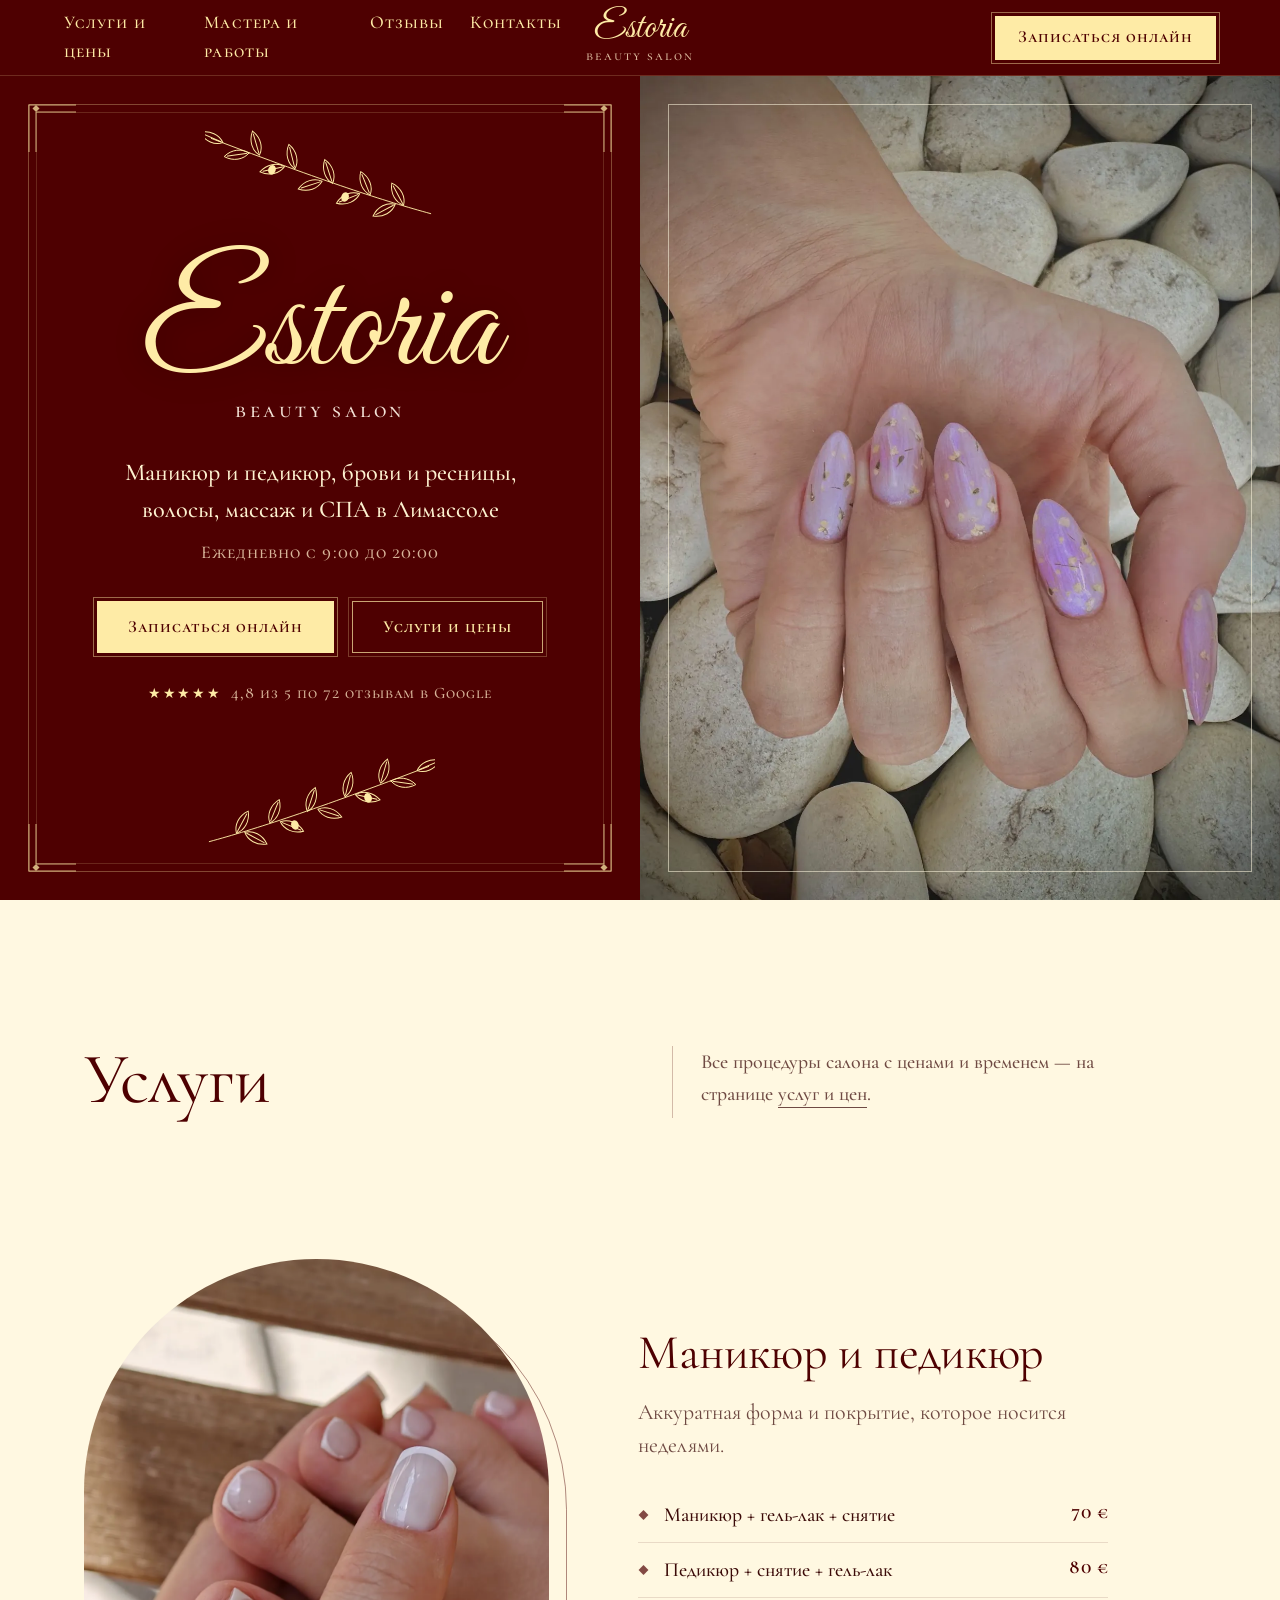
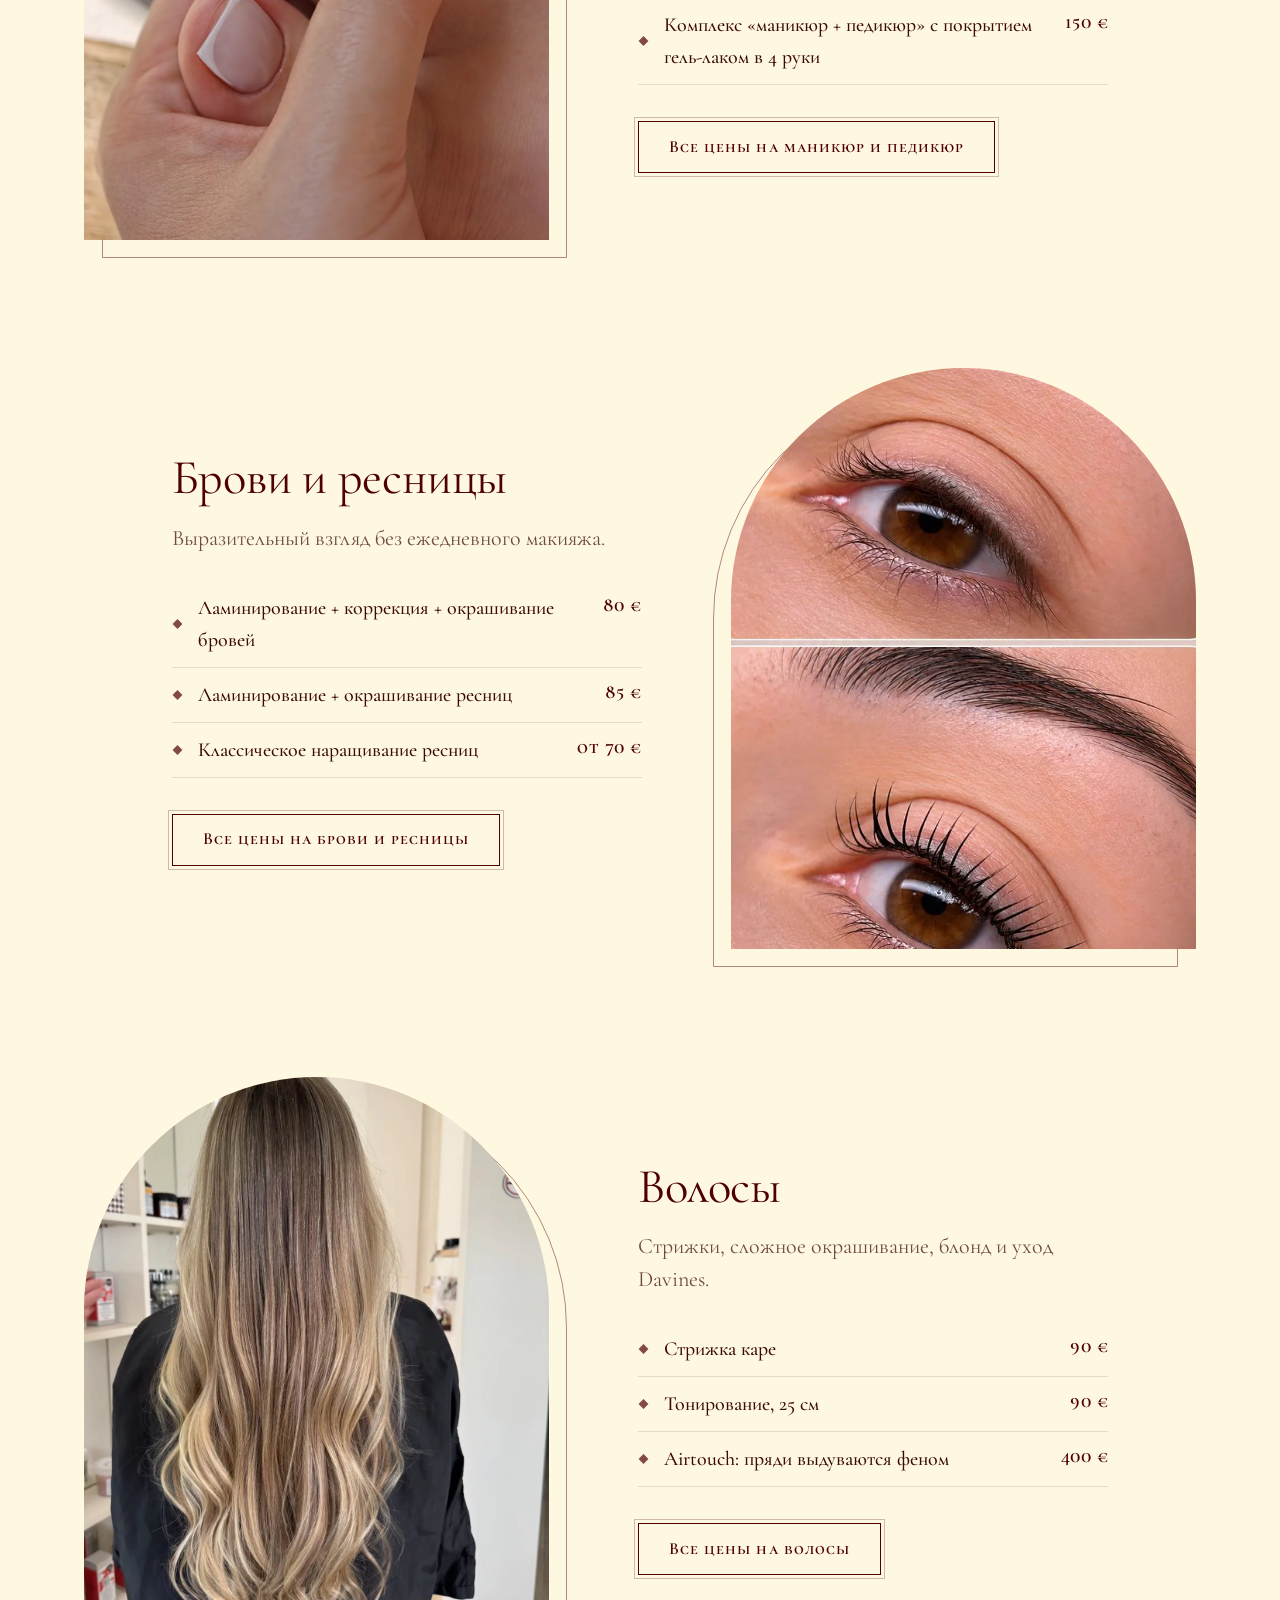
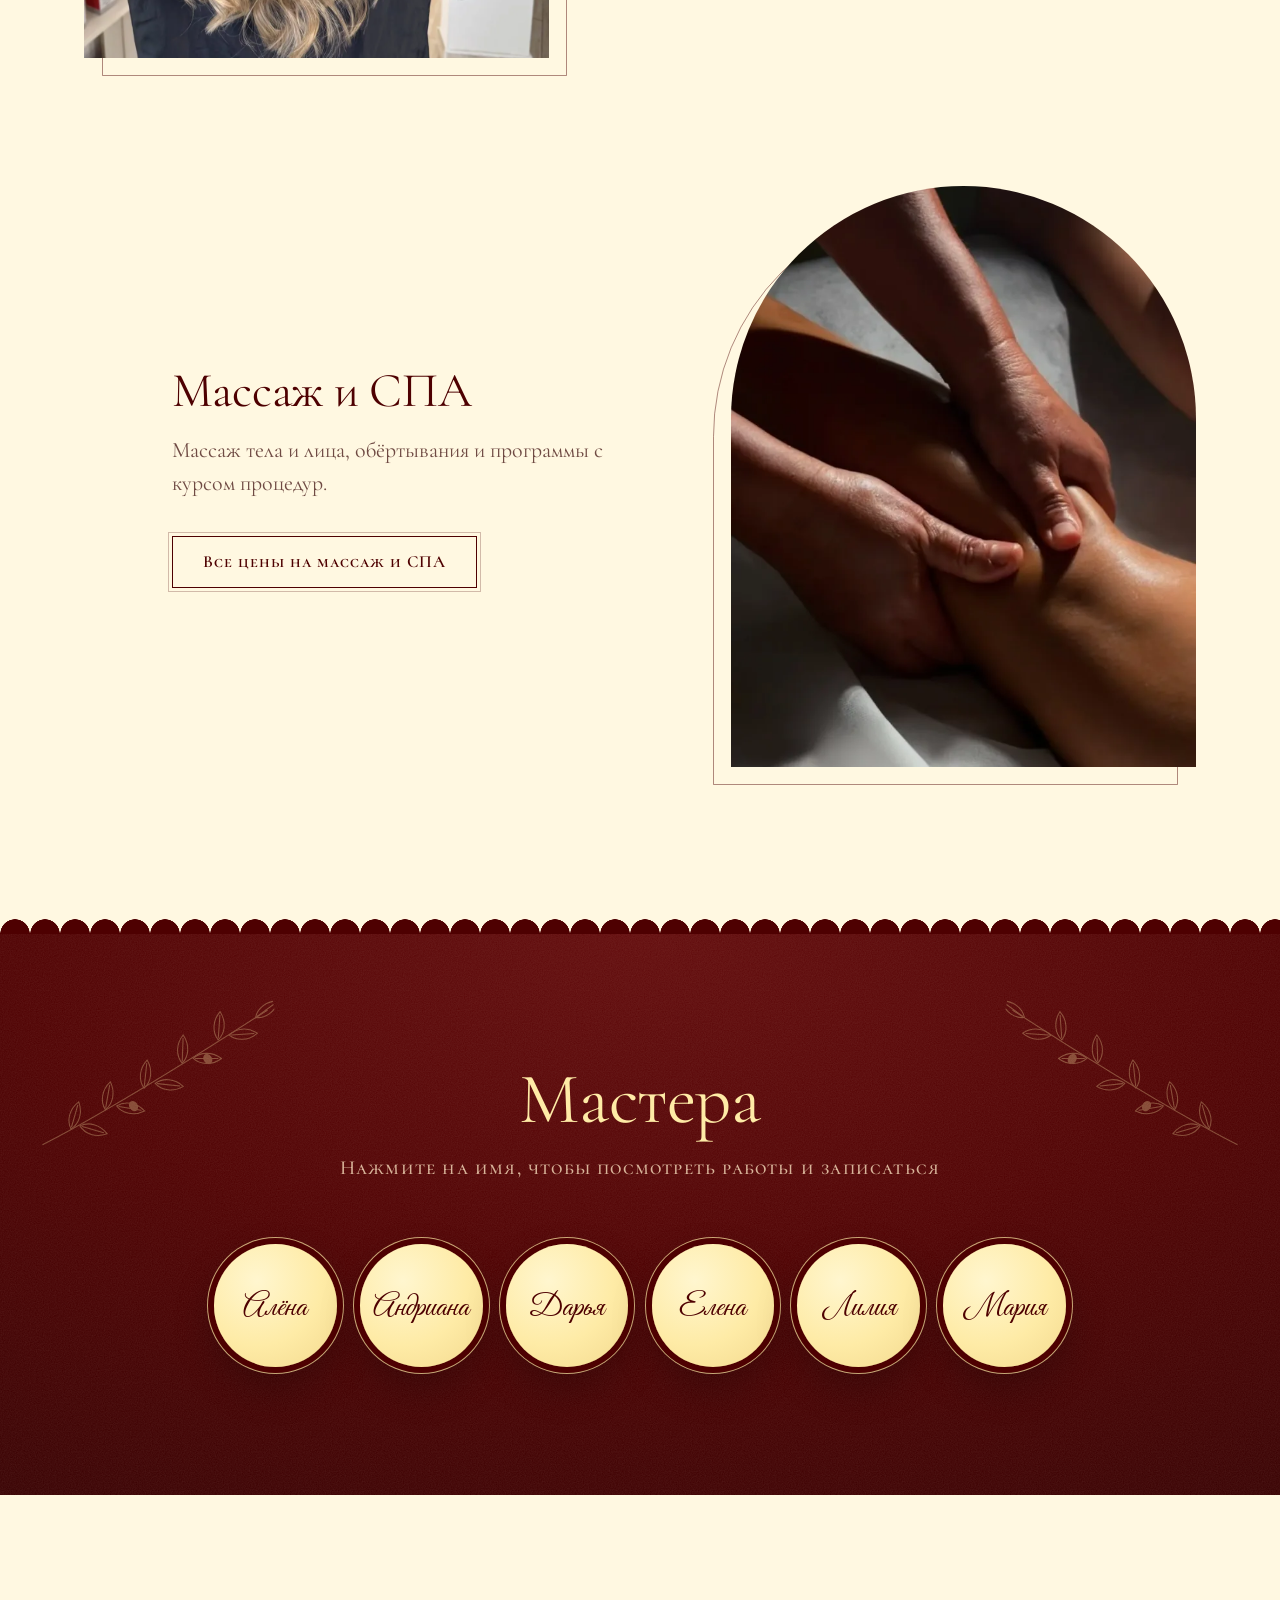
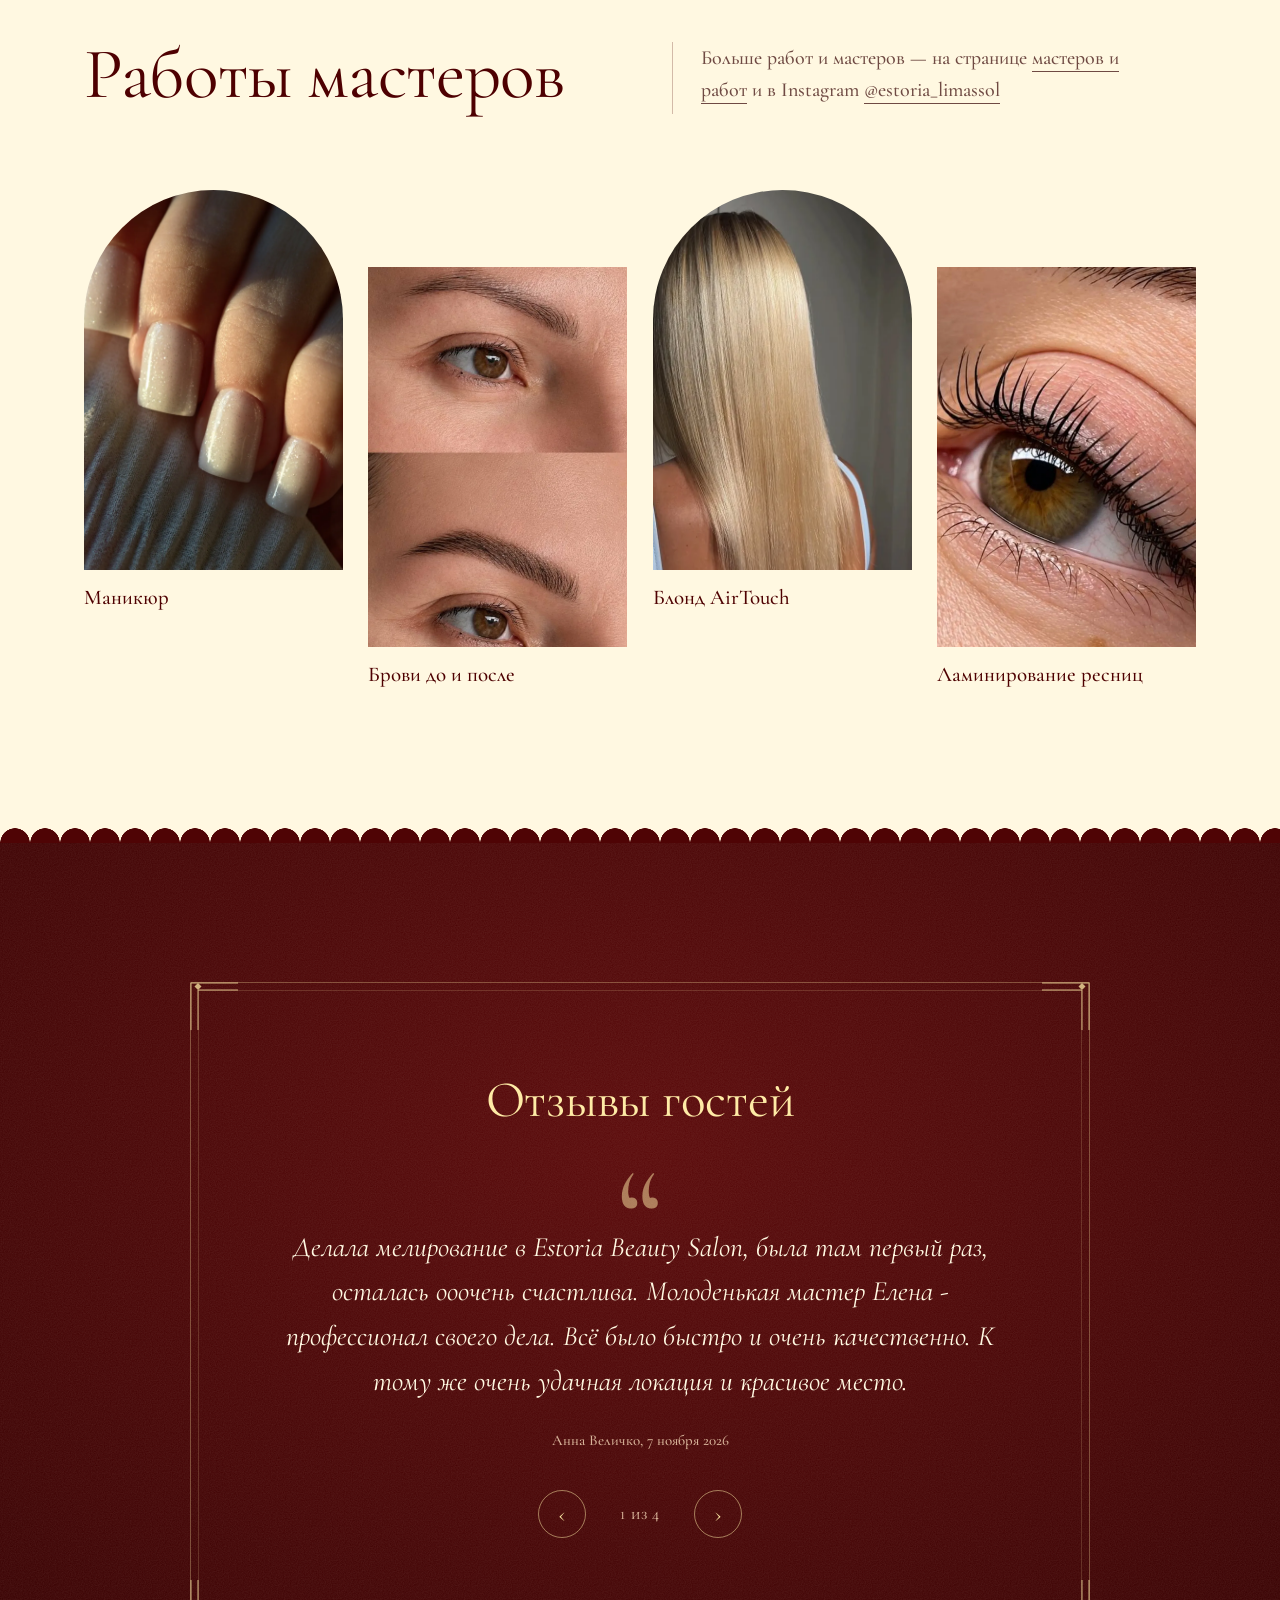
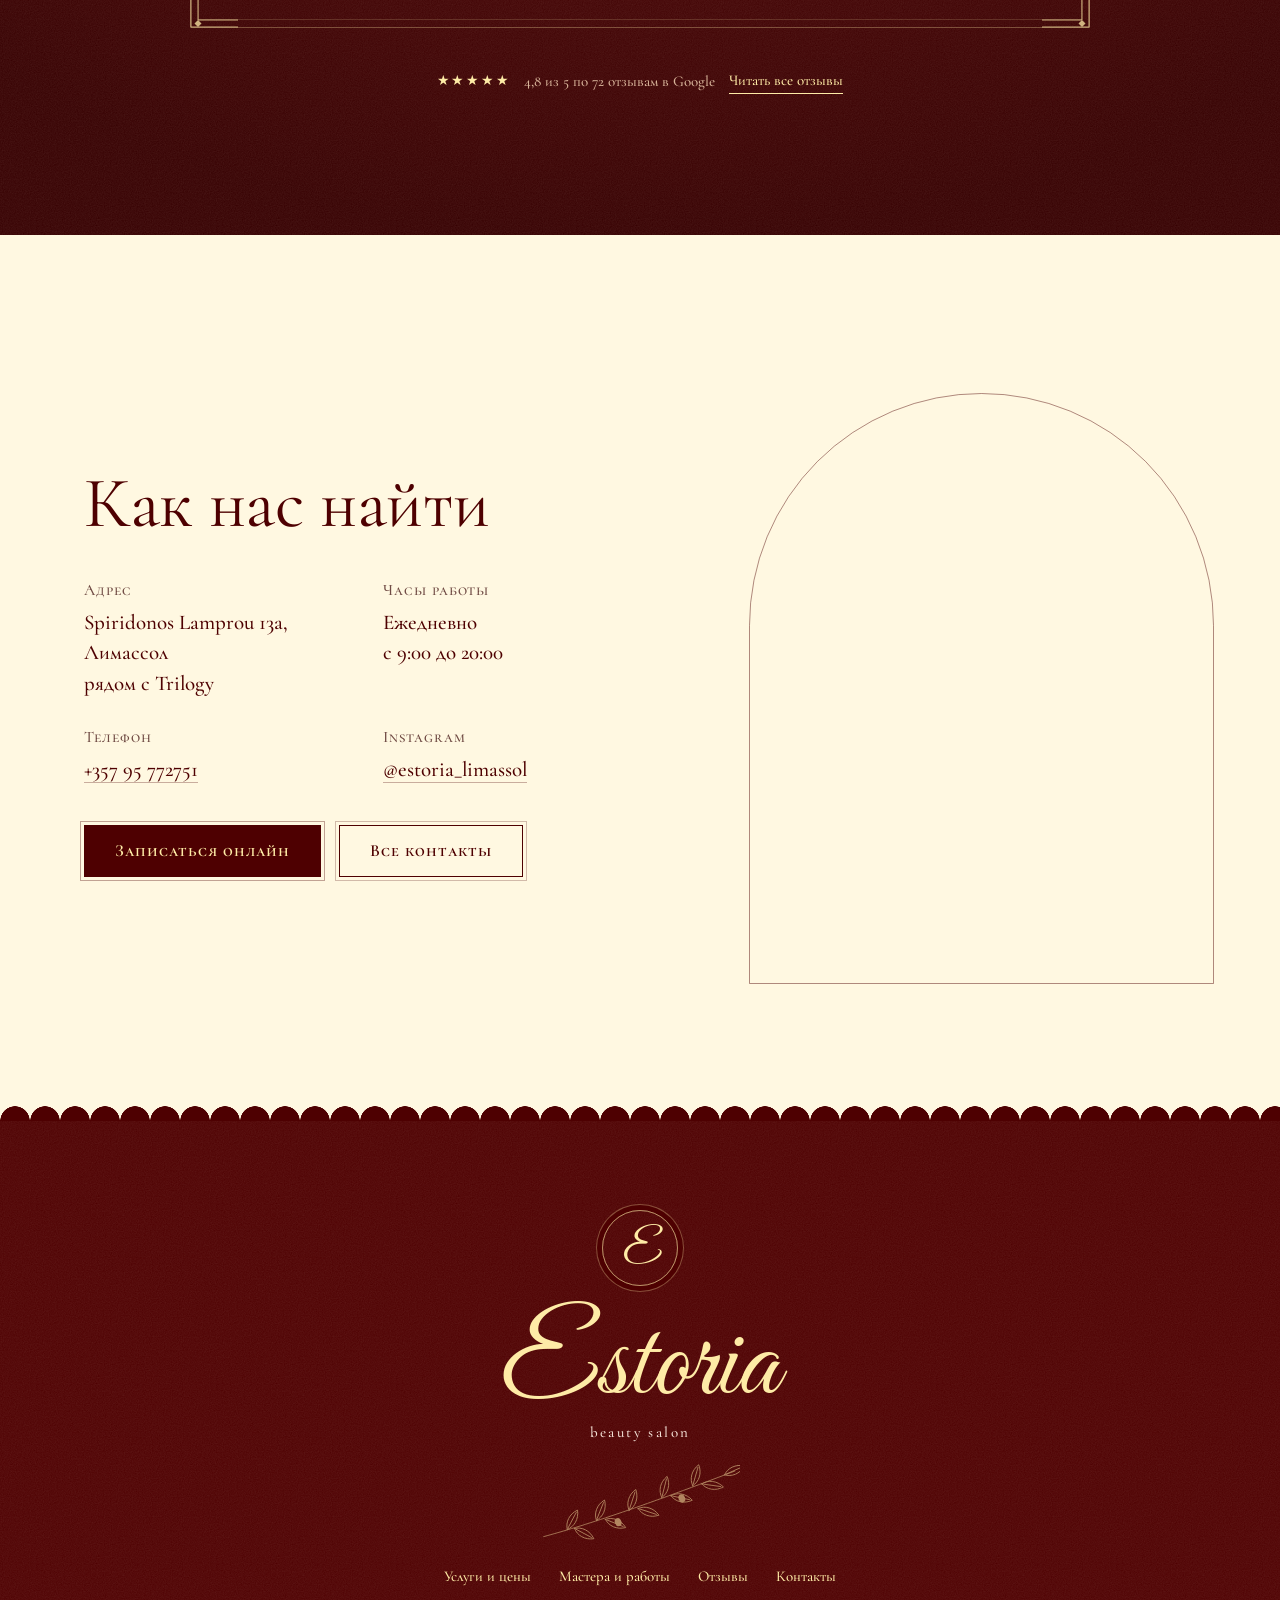
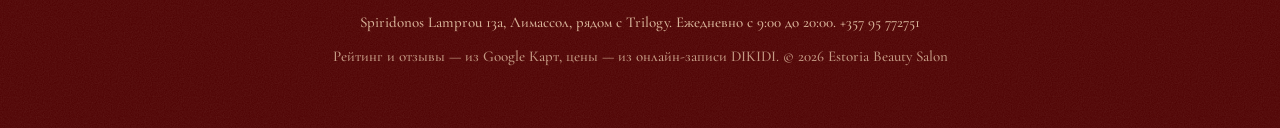
<file: site/index.html>
<!DOCTYPE html>
<html lang="ru">
<head>
  <meta charset="UTF-8">
  <meta name="viewport" content="width=device-width, initial-scale=1.0">
  <title>Estoria Beauty Salon — салон красоты в Лимассоле</title>
  <meta name="description" content="Estoria Beauty Salon в Лимассоле: маникюр, педикюр, брови, ресницы, стрижки, окрашивание, массаж и СПА. Ежедневно с 9:00 до 20:00, Spiridonos Lamprou 13a, рядом с Trilogy.">
  <meta property="og:type" content="website">
  <meta property="og:site_name" content="Estoria Beauty Salon">
  <meta property="og:title" content="Estoria Beauty Salon — салон красоты в Лимассоле">
  <meta property="og:description" content="Estoria Beauty Salon в Лимассоле: маникюр, педикюр, брови, ресницы, стрижки, окрашивание, массаж и СПА. Ежедневно с 9:00 до 20:00, Spiridonos Lamprou 13a, рядом с Trilogy.">
  <meta property="og:url" content="https://estoria-site.pages.dev/">
  <meta property="og:image" content="https://estoria-site.pages.dev/img/og-logo.jpg">
  <meta property="og:image:width" content="1080">
  <meta property="og:image:height" content="1080">
  <meta property="og:image:alt" content="Логотип Estoria beauty salon">
  <meta name="twitter:card" content="summary">
  <link rel="apple-touch-icon" href="img/apple-touch-icon.png">
  <meta name="theme-color" content="#4E0001">
  <link rel="icon" href="data:image/svg+xml,%3Csvg xmlns='http://www.w3.org/2000/svg' viewBox='0 0 64 64'%3E%3Ccircle cx='32' cy='32' r='32' fill='%234E0001'/%3E%3Ctext x='32' y='44' text-anchor='middle' font-family='Georgia,serif' font-style='italic' font-size='36' fill='%23FEEBA6'%3EE%3C/text%3E%3C/svg%3E">
  <!-- ДЕМО: сайт скрыт от поисковиков. Убрать, когда сайт станет официальным (и удалить robots.txt) -->
  <meta name="robots" content="noindex, nofollow">
  <link rel="preconnect" href="https://fonts.googleapis.com">
  <link rel="preconnect" href="https://fonts.gstatic.com" crossorigin>
  <link href="https://fonts.googleapis.com/css2?family=Cormorant+Garamond:ital,wght@0,400;0,500;0,600;1,400;1,500&family=Cormorant+SC:wght@400;500;600&family=Great+Vibes&display=swap" rel="stylesheet">
  <link rel="stylesheet" href="style.css">
  <script type="application/ld+json">{"@context": "https://schema.org", "@type": "BeautySalon", "name": "Estoria Beauty Salon", "telephone": "+35795772751", "address": {"@type": "PostalAddress", "streetAddress": "Spiridonos Lamprou 13a", "addressLocality": "Limassol", "postalCode": "3106", "addressCountry": "CY"}, "geo": {"@type": "GeoCoordinates", "latitude": 34.6879603, "longitude": 33.0573689}, "openingHoursSpecification": [{"@type": "OpeningHoursSpecification", "dayOfWeek": ["Monday", "Tuesday", "Wednesday", "Thursday", "Friday", "Saturday", "Sunday"], "opens": "09:00", "closes": "20:00"}], "hasMap": "https://maps.google.com/?cid=1621410800725523999", "sameAs": ["https://instagram.com/estoria_limassol", "https://dikidi.net/1164912"]}</script>
</head>
<body class="page-index">
  <svg width="0" height="0" style="position:absolute" aria-hidden="true" focusable="false">
    <defs><g id="leaf"><path d="M0 0C6-5.5 16-6 24 0C16 6 6 5.5 0 0Z"/><path d="M2 0H21"/></g></defs>
    <symbol id="olive" viewBox="0 0 220 90">
      <g fill="none" stroke="currentColor" stroke-width=".9" stroke-linecap="round">
        <path d="M4 82C48 70 104 52 214 10"/>
        <use href="#leaf" transform="translate(30 74) rotate(-62)"/><use href="#leaf" transform="translate(38 73) rotate(28)"/>
        <use href="#leaf" transform="translate(62 64) rotate(-68)"/><use href="#leaf" transform="translate(72 63) rotate(22)"/>
        <use href="#leaf" transform="translate(98 53) rotate(-72)"/><use href="#leaf" transform="translate(108 51) rotate(18)"/>
        <use href="#leaf" transform="translate(134 39) rotate(-76)"/><use href="#leaf" transform="translate(144 37) rotate(12)"/>
        <use href="#leaf" transform="translate(168 26) rotate(-74)"/><use href="#leaf" transform="translate(178 24) rotate(8)"/>
        <use href="#leaf" transform="translate(203 14) rotate(-24)"/>
      </g>
      <g fill="currentColor"><ellipse cx="86" cy="66" rx="3.6" ry="4.6" transform="rotate(-20 86 66)"/><ellipse cx="156" cy="40" rx="3.6" ry="4.6" transform="rotate(-20 156 40)"/></g>
    </symbol>
    <symbol id="branch" viewBox="0 0 240 50">
      <g fill="none" stroke="currentColor" stroke-width=".9" stroke-linecap="round">
        <path d="M4 25H222"/><use href="#leaf" transform="translate(28 25) rotate(-48)"/><use href="#leaf" transform="translate(41 25) rotate(48)"/><use href="#leaf" transform="translate(58 25) rotate(-48)"/><use href="#leaf" transform="translate(71 25) rotate(48)"/><use href="#leaf" transform="translate(88 25) rotate(-48)"/><use href="#leaf" transform="translate(101 25) rotate(48)"/><use href="#leaf" transform="translate(118 25) rotate(-48)"/><use href="#leaf" transform="translate(131 25) rotate(48)"/><use href="#leaf" transform="translate(148 25) rotate(-48)"/><use href="#leaf" transform="translate(161 25) rotate(48)"/><use href="#leaf" transform="translate(178 25) rotate(-48)"/><use href="#leaf" transform="translate(191 25) rotate(48)"/><use href="#leaf" transform="translate(208 25) rotate(-48)"/><use href="#leaf" transform="translate(221 25) rotate(48)"/><use href="#leaf" transform="translate(214 25)"/>
      </g>
      <g fill="currentColor"><ellipse cx="84" cy="31" rx="3.4" ry="4.4"/><ellipse cx="156" cy="19" rx="3.4" ry="4.4"/></g>
    </symbol>
    <symbol id="corner" viewBox="0 0 48 48"><path d="M1 48V1h47M8 48V8h40" fill="none" stroke="currentColor" stroke-width="1"/><path d="M8 1l3.5 3.5L8 8 4.5 4.5z" fill="currentColor"/></symbol>
  </svg>
  <a class="skip" href="#main">Перейти к содержанию</a>

  <header class="header" id="header">
    <a href="index.html" class="brand" aria-label="Estoria Beauty Salon, на главную">
      <span class="brand__script">Estoria</span>
      <span class="brand__sub">beauty salon</span>
    </a>
    <nav class="nav" id="nav" aria-label="Разделы сайта">
      <a href="services.html">Услуги и цены</a>
      <a href="masters.html">Мастера и работы</a>
      <a href="reviews.html">Отзывы</a>
      <a href="contacts.html">Контакты</a>
      <a class="btn btn--butter nav__book" href="https://dikidi.net/1164912" target="_blank" rel="noopener">Записаться онлайн</a>
    </nav>
    <a class="btn btn--butter header__book" href="https://dikidi.net/1164912" target="_blank" rel="noopener">Записаться онлайн</a>
    <button class="burger" id="burger" aria-label="Открыть меню" aria-expanded="false" aria-controls="nav"><span></span><span></span></button>
  </header>

  <main id="main">
    <!-- Первый экран -->
    <section class="hero">
      <div class="hero__panel velvet">
        <div class="frame frame--light hero__frame" aria-hidden="true">
          <svg class="corner corner--tl"><use href="#corner"/></svg><svg class="corner corner--tr"><use href="#corner"/></svg>
          <svg class="corner corner--bl"><use href="#corner"/></svg><svg class="corner corner--br"><use href="#corner"/></svg>
        </div>
        <svg class="olive olive--hero-top" aria-hidden="true"><use href="#olive"/></svg>
        <svg class="olive olive--hero-bottom" aria-hidden="true"><use href="#olive"/></svg>
        <div class="hero__inner">
          <h1 class="hero__title">
            <span class="hero__script">Estoria</span>
            <span class="hero__sub">beauty salon</span>
          </h1>
          <p class="hero__lead">Маникюр и педикюр, брови и ресницы, волосы, массаж и СПА в Лимассоле</p>
          <p class="hero__hours">Ежедневно с 9:00 до 20:00</p>
          <div class="hero__actions">
            <a class="btn btn--butter" href="https://dikidi.net/1164912" target="_blank" rel="noopener">Записаться онлайн</a>
            <a class="btn btn--line" href="services.html">Услуги и цены</a>
          </div>
          <a class="hero__rating" href="reviews.html">
            <span class="stars" aria-hidden="true">★★★★★</span>
            4,8 из 5 по 72 отзывам в Google
          </a>
        </div>
      </div>
      <figure class="hero__photo">
        <img src="img/photo10.webp" alt="Миндальный маникюр с сухоцветами, работа мастера Estoria" width="1588" height="1600" fetchpriority="high">
      </figure>
    </section>

    <!-- Услуги: коротко, полный прайс — на отдельной странице -->
    <section class="services" id="services" aria-labelledby="services-title">
      <header class="head">
        <h2 class="h2" id="services-title">Услуги</h2>
        <p class="head__text">Все процедуры салона с ценами и временем — на странице <a class="link" href="services.html">услуг и цен</a>.</p>
      </header>

      <article class="service">
        <figure class="window"><img src="img/photo3.webp" alt="Маникюр и педикюр в пастельных тонах" width="1200" height="1600" loading="lazy"></figure>
        <div class="service__text">
          <h3 class="h3">Маникюр и педикюр</h3>
          <p>Аккуратная форма и покрытие, которое носится неделями.</p>
          <ul class="list">
            <li>Маникюр + гель-лак + снятие <span>70 €</span></li>
            <li>Педикюр + снятие + гель-лак <span>80 €</span></li>
            <li>Комплекс «маникюр + педикюр» с покрытием гель-лаком в 4 руки <span>150 €</span></li>
          </ul>
          <a class="btn btn--line-wine" href="services.html#nails">Все цены на маникюр и педикюр</a>
        </div>
      </article>

      <article class="service service--reverse">
        <figure class="window"><img src="img/photo5.webp" alt="Ресницы до и после ламинирования" width="792" height="1280" loading="lazy"></figure>
        <div class="service__text">
          <h3 class="h3">Брови и ресницы</h3>
          <p>Выразительный взгляд без ежедневного макияжа.</p>
          <ul class="list">
            <li>Ламинирование + коррекция + окрашивание бровей <span>80 €</span></li>
            <li>Ламинирование + окрашивание ресниц <span>85 €</span></li>
            <li>Классическое наращивание ресниц <span>от 70 €</span></li>
          </ul>
          <a class="btn btn--line-wine" href="services.html#brows">Все цены на брови и ресницы</a>
        </div>
      </article>

      <article class="service">
        <figure class="window"><img src="img/hair-2.webp" alt="Длинные волосы после окрашивания в салоне Estoria" width="1200" height="1600" loading="lazy"></figure>
        <div class="service__text">
          <h3 class="h3">Волосы</h3>
          <p>Стрижки, сложное окрашивание, блонд и уход Davines.</p>
          <ul class="list">
            <li>Стрижка каре <span>90 €</span></li>
            <li>Тонирование, 25 см <span>90 €</span></li>
            <li>Airtouch: пряди выдуваются феном <span>400 €</span></li>
          </ul>
          <a class="btn btn--line-wine" href="services.html#hair">Все цены на волосы</a>
        </div>
      </article>

      <article class="service service--reverse">
        <figure class="window"><img src="img/massage-1.webp" alt="Массаж тела в салоне Estoria" width="720" height="1280" loading="lazy"></figure>
        <div class="service__text">
          <h3 class="h3">Массаж и СПА</h3>
          <p>Массаж тела и лица, обёртывания и программы с курсом процедур.</p>
          <ul class="list">
            
          </ul>
          <a class="btn btn--line-wine" href="services.html#body">Все цены на массаж и СПА</a>
        </div>
      </article>
    </section>

    <!-- Мастера -->
    <section class="masters velvet scallop" id="masters" aria-labelledby="masters-title">
      <svg class="olive olive--masters-l" aria-hidden="true"><use href="#olive"/></svg>
      <svg class="olive olive--masters-r" aria-hidden="true"><use href="#olive"/></svg>
      <h2 class="h2 h2--light" id="masters-title">Мастера</h2>
      <p class="masters__note">Нажмите на имя, чтобы посмотреть работы и записаться</p>
      <ul class="medallions">
        <li><a class="medallion" href="masters.html#m4507584">Алёна</a></li>
        <li><a class="medallion" href="masters.html#m4465885">Андриана</a></li>
        <li><a class="medallion" href="masters.html#m4619273">Дарья</a></li>
        <li><a class="medallion" href="masters.html#m4618416">Елена</a></li>
        <li><a class="medallion" href="masters.html#m4573729">Лилия</a></li>
        <li><a class="medallion" href="masters.html#m4464078">Мария</a></li>
      </ul>
    </section>

    <!-- Работы -->
    <section class="works" id="works" aria-labelledby="works-title">
      <header class="head">
        <h2 class="h2" id="works-title">Работы мастеров</h2>
        <p class="head__text">Больше работ и мастеров — на странице <a class="link" href="masters.html">мастеров и работ</a> и в Instagram <a class="link" href="https://instagram.com/estoria_limassol" target="_blank" rel="noopener">@estoria_limassol</a></p>
      </header>
      <div class="gallery">
        <figure class="gallery__item gallery__item--arch"><img src="img/photo8.webp" alt="Нюдовый маникюр с мерцанием" width="1400" height="1750" loading="lazy"><figcaption>Маникюр</figcaption></figure>
        <figure class="gallery__item gallery__item--low"><img src="img/brows-1.webp" alt="Брови до и после ламинирования и коррекции" width="900" height="1200" loading="lazy"><figcaption>Брови до и после</figcaption></figure>
        <figure class="gallery__item gallery__item--arch"><img src="img/hair-4.webp" alt="Блонд в технике AirTouch" width="540" height="960" loading="lazy"><figcaption>Блонд AirTouch</figcaption></figure>
        <figure class="gallery__item gallery__item--low"><img src="img/photo2.webp" alt="Ресницы после ламинирования" width="1400" height="1400" loading="lazy"><figcaption>Ламинирование ресниц</figcaption></figure>
      </div>
    </section>

    <!-- Отзывы -->
    <section class="reviews velvet scallop" id="reviews" aria-labelledby="reviews-title">
      <div class="reviews__card">
        <div class="frame frame--light" aria-hidden="true">
          <svg class="corner corner--tl"><use href="#corner"/></svg><svg class="corner corner--tr"><use href="#corner"/></svg>
          <svg class="corner corner--bl"><use href="#corner"/></svg><svg class="corner corner--br"><use href="#corner"/></svg>
        </div>
        <h2 class="reviews__title" id="reviews-title">Отзывы гостей</h2>
        <span class="reviews__mark" aria-hidden="true">“</span>
        <div class="quotes__viewport" aria-live="polite">
          <blockquote class="quote is-active">
            <p>Делала мелирование в Estoria Beauty Salon, была там первый раз, осталась ооочень счастлива. Молоденькая мастер Елена - профессионал своего дела. Всё было быстро и очень качественно. К тому же очень удачная локация и красивое место.</p>
            <footer>Анна Величко, 7 ноября 2026</footer>
          </blockquote>
          <blockquote class="quote" hidden>
            <p>Хожу в этот салон уже три года. Все мастера очень хорошие, особенно люблю, ибо знаю их работу - Амину и Марию (маникюр и педикюр всегда без вопросов. Гель носится хорошо, не вздувается.</p>
            <footer>Альбіна Ткаченко, 3 ноября 2026</footer>
          </blockquote>
          <blockquote class="quote" hidden>
            <p>Хочу выразить огромную благодарность мастерам Елене и Дарье за потрясающую стрижку! Estonia уютный салон с приятной атмосферой и вежливым персоналом, хорошая локация в тихом месте, легко запарковалась.</p>
            <footer>Анна Косинова, 30 октября 2026</footer>
          </blockquote>
          <blockquote class="quote" hidden>
            <p>Elena did an incredible job with the airtouch technique! I am absolutely in love with my hair would recommend her with my eyes closed!</p>
            <footer>Alice Albieri, 25 октября 2026</footer>
          </blockquote>
        </div>
        <div class="quotes__nav">
          <button class="round" id="qPrev" aria-label="Предыдущий отзыв">‹</button>
          <span class="quotes__count"><span id="qNow">1</span> из 4</span>
          <button class="round" id="qNext" aria-label="Следующий отзыв">›</button>
        </div>
      </div>
      <p class="reviews__score">
        <span class="stars" aria-hidden="true">★★★★★</span>
        4,8 из 5 по 72 отзывам в Google
        <a class="link link--light" href="reviews.html">Читать все отзывы</a>
      </p>
    </section>

    <!-- Как нас найти -->
    <section class="visit" id="visit" aria-labelledby="visit-title">
      <div class="visit__text">
        <h2 class="h2" id="visit-title">Как нас найти</h2>
        <dl class="visit__list">
          <div><dt>Адрес</dt><dd>Spiridonos Lamprou 13a, Лимассол<br>рядом с Trilogy</dd></div>
          <div><dt>Часы работы</dt><dd>Ежедневно<br>с 9:00 до 20:00</dd></div>
          <div><dt>Телефон</dt><dd><a href="tel:+35795772751">+357 95 772751</a></dd></div>
          <div><dt>Instagram</dt><dd><a href="https://instagram.com/estoria_limassol" target="_blank" rel="noopener">@estoria_limassol</a></dd></div>
        </dl>
        <div class="visit__actions">
          <a class="btn btn--wine" href="https://dikidi.net/1164912" target="_blank" rel="noopener">Записаться онлайн</a>
          <a class="btn btn--line-wine" href="contacts.html">Все контакты</a>
        </div>
      </div>
      <figure class="window window--map">
        <iframe title="Estoria на карте: Spiridonos Lamprou 13a, Лимассол" loading="lazy" src="https://maps.google.com/maps?q=34.6879603,33.0573689&amp;z=16&amp;output=embed"></iframe>
      </figure>
    </section>

  </main>

  <footer class="footer velvet scallop">
    <div class="seal" aria-hidden="true"><span>E</span></div>
    <span class="footer__script">Estoria</span>
    <span class="footer__sub">beauty salon</span>
    <svg class="olive olive--footer" aria-hidden="true"><use href="#olive"/></svg>
    <nav class="footer__nav" aria-label="Разделы сайта"><a href="services.html">Услуги и цены</a> <a href="masters.html">Мастера и работы</a> <a href="reviews.html">Отзывы</a> <a href="contacts.html">Контакты</a></nav>
    <p>Spiridonos Lamprou 13a, Лимассол, рядом с Trilogy. Ежедневно с 9:00 до 20:00. <a href="tel:+35795772751">+357 95 772751</a></p>
    <p class="footer__small">Рейтинг и отзывы — из Google Карт, цены — из онлайн-записи DIKIDI. © <span id="year">2026</span> Estoria Beauty Salon</p>
  </footer>

  <nav class="dock" aria-label="Быстрая запись">
    <a class="btn btn--butter" href="https://dikidi.net/1164912" target="_blank" rel="noopener">Записаться онлайн</a>
    <a class="dock__icon" href="https://wa.me/35795772751" target="_blank" rel="noopener" aria-label="Написать в WhatsApp"><svg viewBox="0 0 24 24" aria-hidden="true"><path d="M12 2a10 10 0 0 0-8.6 15.1L2 22l5-1.3A10 10 0 1 0 12 2zm0 18.2c-1.5 0-3-.4-4.2-1.2l-.3-.2-3 .8.8-2.9-.2-.3A8.2 8.2 0 1 1 12 20.2zm4.5-6.1c-.2-.1-1.5-.7-1.7-.8-.2-.1-.4-.1-.6.1l-.8 1c-.1.2-.3.2-.5.1a6.7 6.7 0 0 1-3.3-2.9c-.3-.4.2-.4.7-1.4.1-.2 0-.3 0-.4l-.8-1.8c-.2-.5-.4-.4-.6-.4h-.5a1 1 0 0 0-.7.3 3 3 0 0 0-.9 2.2 5.2 5.2 0 0 0 1.1 2.7 11.8 11.8 0 0 0 4.5 4c1.7.7 2.3.8 3.2.6.5-.1 1.5-.6 1.7-1.2.2-.6.2-1.1.2-1.2-.1-.1-.3-.2-.5-.3z"/></svg></a>
    <a class="dock__icon" href="tel:+35795772751" aria-label="Позвонить"><svg viewBox="0 0 24 24" aria-hidden="true"><path d="M6.6 10.8a15.1 15.1 0 0 0 6.6 6.6l2.2-2.2a1 1 0 0 1 1-.25 11.4 11.4 0 0 0 3.6.57 1 1 0 0 1 1 1V20a1 1 0 0 1-1 1A17 17 0 0 1 3 4a1 1 0 0 1 1-1h3.5a1 1 0 0 1 1 1c0 1.25.2 2.45.57 3.57a1 1 0 0 1-.25 1z"/></svg></a>
  </nav>

  <script src="script.js"></script>
</body>
</html>
</file>
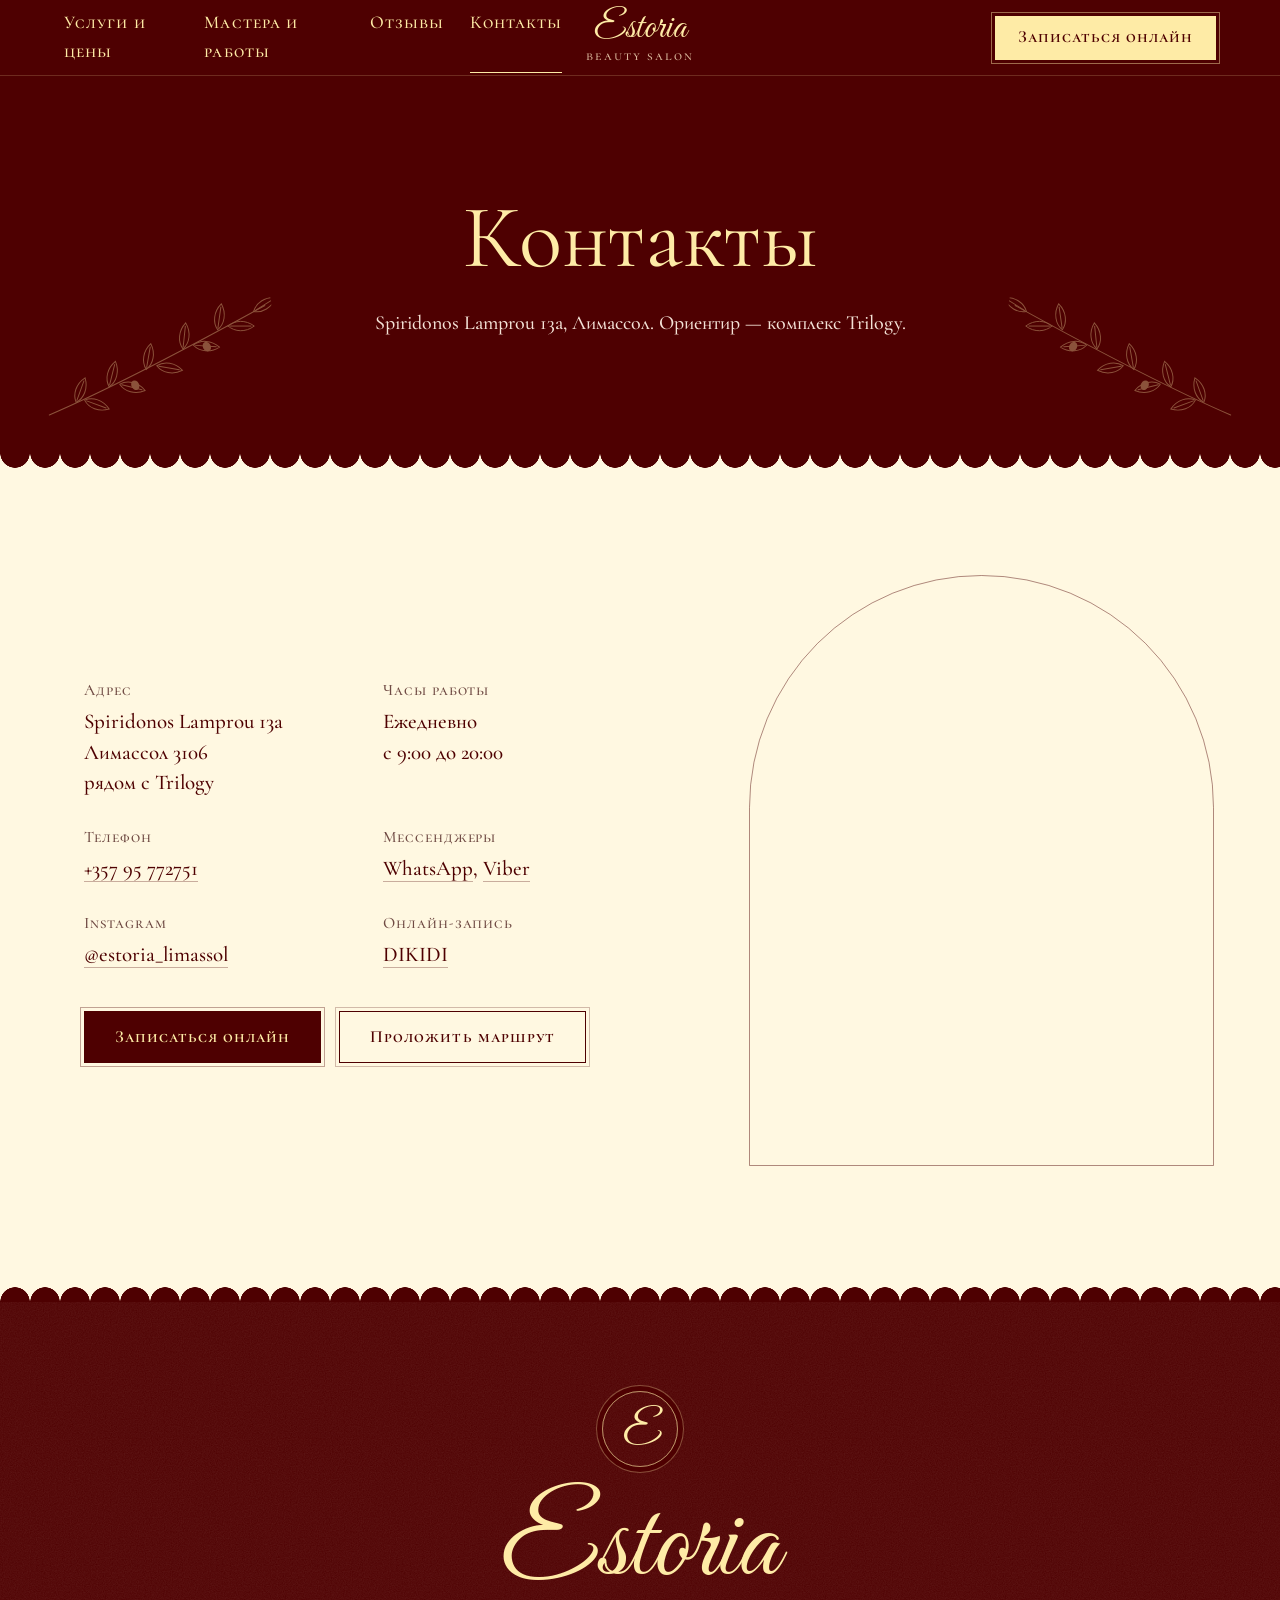
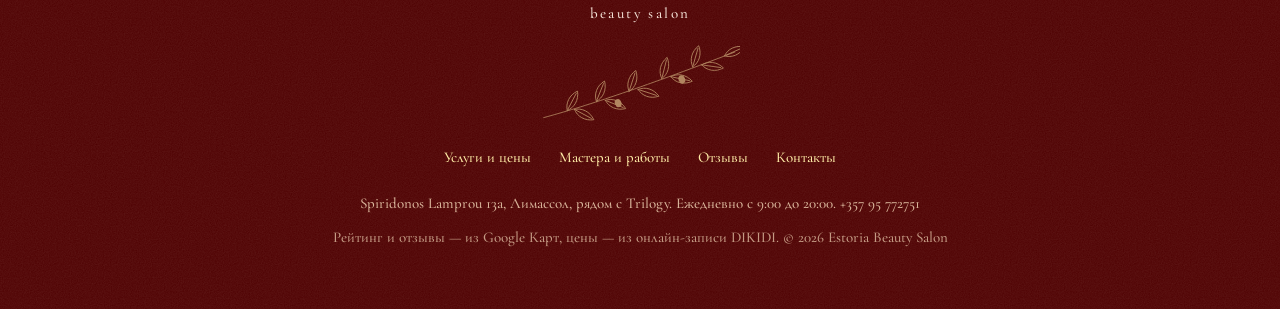
<file: site/contacts.html>
<!DOCTYPE html>
<html lang="ru">
<head>
  <meta charset="UTF-8">
  <meta name="viewport" content="width=device-width, initial-scale=1.0">
  <title>Контакты — Estoria Beauty Salon, Лимассол</title>
  <meta name="description" content="Адрес, телефон, часы работы и карта Estoria Beauty Salon: Spiridonos Lamprou 13a, Лимассол, рядом с Trilogy.">
  <meta property="og:type" content="website">
  <meta property="og:site_name" content="Estoria Beauty Salon">
  <meta property="og:title" content="Контакты — Estoria Beauty Salon, Лимассол">
  <meta property="og:description" content="Адрес, телефон, часы работы и карта Estoria Beauty Salon: Spiridonos Lamprou 13a, Лимассол, рядом с Trilogy.">
  <meta property="og:url" content="https://estoria-site.pages.dev/contacts">
  <meta property="og:image" content="https://estoria-site.pages.dev/img/og-logo.jpg">
  <meta property="og:image:width" content="1080">
  <meta property="og:image:height" content="1080">
  <meta property="og:image:alt" content="Логотип Estoria beauty salon">
  <meta name="twitter:card" content="summary">
  <link rel="apple-touch-icon" href="img/apple-touch-icon.png">
  <meta name="theme-color" content="#4E0001">
  <link rel="icon" href="data:image/svg+xml,%3Csvg xmlns='http://www.w3.org/2000/svg' viewBox='0 0 64 64'%3E%3Ccircle cx='32' cy='32' r='32' fill='%234E0001'/%3E%3Ctext x='32' y='44' text-anchor='middle' font-family='Georgia,serif' font-style='italic' font-size='36' fill='%23FEEBA6'%3EE%3C/text%3E%3C/svg%3E">
  <!-- ДЕМО: сайт скрыт от поисковиков. Убрать, когда сайт станет официальным (и удалить robots.txt) -->
  <meta name="robots" content="noindex, nofollow">
  <link rel="preconnect" href="https://fonts.googleapis.com">
  <link rel="preconnect" href="https://fonts.gstatic.com" crossorigin>
  <link href="https://fonts.googleapis.com/css2?family=Cormorant+Garamond:ital,wght@0,400;0,500;0,600;1,400;1,500&family=Cormorant+SC:wght@400;500;600&family=Great+Vibes&display=swap" rel="stylesheet">
  <link rel="stylesheet" href="style.css">
  
</head>
<body class="page-contacts">
  <svg width="0" height="0" style="position:absolute" aria-hidden="true" focusable="false">
    <defs><g id="leaf"><path d="M0 0C6-5.5 16-6 24 0C16 6 6 5.5 0 0Z"/><path d="M2 0H21"/></g></defs>
    <symbol id="olive" viewBox="0 0 220 90">
      <g fill="none" stroke="currentColor" stroke-width=".9" stroke-linecap="round">
        <path d="M4 82C48 70 104 52 214 10"/>
        <use href="#leaf" transform="translate(30 74) rotate(-62)"/><use href="#leaf" transform="translate(38 73) rotate(28)"/>
        <use href="#leaf" transform="translate(62 64) rotate(-68)"/><use href="#leaf" transform="translate(72 63) rotate(22)"/>
        <use href="#leaf" transform="translate(98 53) rotate(-72)"/><use href="#leaf" transform="translate(108 51) rotate(18)"/>
        <use href="#leaf" transform="translate(134 39) rotate(-76)"/><use href="#leaf" transform="translate(144 37) rotate(12)"/>
        <use href="#leaf" transform="translate(168 26) rotate(-74)"/><use href="#leaf" transform="translate(178 24) rotate(8)"/>
        <use href="#leaf" transform="translate(203 14) rotate(-24)"/>
      </g>
      <g fill="currentColor"><ellipse cx="86" cy="66" rx="3.6" ry="4.6" transform="rotate(-20 86 66)"/><ellipse cx="156" cy="40" rx="3.6" ry="4.6" transform="rotate(-20 156 40)"/></g>
    </symbol>
    <symbol id="branch" viewBox="0 0 240 50">
      <g fill="none" stroke="currentColor" stroke-width=".9" stroke-linecap="round">
        <path d="M4 25H222"/><use href="#leaf" transform="translate(28 25) rotate(-48)"/><use href="#leaf" transform="translate(41 25) rotate(48)"/><use href="#leaf" transform="translate(58 25) rotate(-48)"/><use href="#leaf" transform="translate(71 25) rotate(48)"/><use href="#leaf" transform="translate(88 25) rotate(-48)"/><use href="#leaf" transform="translate(101 25) rotate(48)"/><use href="#leaf" transform="translate(118 25) rotate(-48)"/><use href="#leaf" transform="translate(131 25) rotate(48)"/><use href="#leaf" transform="translate(148 25) rotate(-48)"/><use href="#leaf" transform="translate(161 25) rotate(48)"/><use href="#leaf" transform="translate(178 25) rotate(-48)"/><use href="#leaf" transform="translate(191 25) rotate(48)"/><use href="#leaf" transform="translate(208 25) rotate(-48)"/><use href="#leaf" transform="translate(221 25) rotate(48)"/><use href="#leaf" transform="translate(214 25)"/>
      </g>
      <g fill="currentColor"><ellipse cx="84" cy="31" rx="3.4" ry="4.4"/><ellipse cx="156" cy="19" rx="3.4" ry="4.4"/></g>
    </symbol>
    <symbol id="corner" viewBox="0 0 48 48"><path d="M1 48V1h47M8 48V8h40" fill="none" stroke="currentColor" stroke-width="1"/><path d="M8 1l3.5 3.5L8 8 4.5 4.5z" fill="currentColor"/></symbol>
  </svg>
  <a class="skip" href="#main">Перейти к содержанию</a>

  <header class="header" id="header">
    <a href="index.html" class="brand" aria-label="Estoria Beauty Salon, на главную">
      <span class="brand__script">Estoria</span>
      <span class="brand__sub">beauty salon</span>
    </a>
    <nav class="nav" id="nav" aria-label="Разделы сайта">
      <a href="services.html">Услуги и цены</a>
      <a href="masters.html">Мастера и работы</a>
      <a href="reviews.html">Отзывы</a>
      <a href="contacts.html" aria-current="page">Контакты</a>
      <a class="btn btn--butter nav__book" href="https://dikidi.net/1164912" target="_blank" rel="noopener">Записаться онлайн</a>
    </nav>
    <a class="btn btn--butter header__book" href="https://dikidi.net/1164912" target="_blank" rel="noopener">Записаться онлайн</a>
    <button class="burger" id="burger" aria-label="Открыть меню" aria-expanded="false" aria-controls="nav"><span></span><span></span></button>
  </header>

  <main id="main">
    <section class="page-hero velvet">
      <svg class="olive olive--page-l" aria-hidden="true"><use href="#olive"/></svg>
      <svg class="olive olive--page-r" aria-hidden="true"><use href="#olive"/></svg>
      <h1 class="page-hero__title">Контакты</h1>
      <p class="page-hero__lead">Spiridonos Lamprou 13a, Лимассол. Ориентир — комплекс Trilogy.</p>
      <div class="edge" aria-hidden="true"></div>
    </section>
    <section class="visit visit--page" aria-label="Контакты и карта">
      <div class="visit__text">
        <dl class="visit__list">
          <div><dt>Адрес</dt><dd>Spiridonos Lamprou 13a<br>Лимассол 3106<br>рядом с Trilogy</dd></div>
          <div><dt>Часы работы</dt><dd>Ежедневно<br>с 9:00 до 20:00</dd></div>
          <div><dt>Телефон</dt><dd><a href="tel:+35795772751">+357 95 772751</a></dd></div>
          <div><dt>Мессенджеры</dt><dd><a href="https://wa.me/35795772751" target="_blank" rel="noopener">WhatsApp</a>, <a href="viber://chat?number=%2B35795772751">Viber</a></dd></div>
          <div><dt>Instagram</dt><dd><a href="https://instagram.com/estoria_limassol" target="_blank" rel="noopener">@estoria_limassol</a></dd></div>
          <div><dt>Онлайн-запись</dt><dd><a href="https://dikidi.net/1164912" target="_blank" rel="noopener">DIKIDI</a></dd></div>
        </dl>
        <div class="visit__actions">
          <a class="btn btn--wine" href="https://dikidi.net/1164912" target="_blank" rel="noopener">Записаться онлайн</a>
          <a class="btn btn--line-wine" href="https://maps.google.com/?cid=1621410800725523999" target="_blank" rel="noopener">Проложить маршрут</a>
        </div>
      </div>
      <figure class="window window--map">
        <iframe title="Estoria на карте: Spiridonos Lamprou 13a, Лимассол" loading="lazy" src="https://maps.google.com/maps?q=34.6879603,33.0573689&amp;z=16&amp;output=embed"></iframe>
      </figure>
    </section>
  </main>

  <footer class="footer velvet scallop">
    <div class="seal" aria-hidden="true"><span>E</span></div>
    <span class="footer__script">Estoria</span>
    <span class="footer__sub">beauty salon</span>
    <svg class="olive olive--footer" aria-hidden="true"><use href="#olive"/></svg>
    <nav class="footer__nav" aria-label="Разделы сайта"><a href="services.html">Услуги и цены</a> <a href="masters.html">Мастера и работы</a> <a href="reviews.html">Отзывы</a> <a href="contacts.html">Контакты</a></nav>
    <p>Spiridonos Lamprou 13a, Лимассол, рядом с Trilogy. Ежедневно с 9:00 до 20:00. <a href="tel:+35795772751">+357 95 772751</a></p>
    <p class="footer__small">Рейтинг и отзывы — из Google Карт, цены — из онлайн-записи DIKIDI. © <span id="year">2026</span> Estoria Beauty Salon</p>
  </footer>

  <nav class="dock" aria-label="Быстрая запись">
    <a class="btn btn--butter" href="https://dikidi.net/1164912" target="_blank" rel="noopener">Записаться онлайн</a>
    <a class="dock__icon" href="https://wa.me/35795772751" target="_blank" rel="noopener" aria-label="Написать в WhatsApp"><svg viewBox="0 0 24 24" aria-hidden="true"><path d="M12 2a10 10 0 0 0-8.6 15.1L2 22l5-1.3A10 10 0 1 0 12 2zm0 18.2c-1.5 0-3-.4-4.2-1.2l-.3-.2-3 .8.8-2.9-.2-.3A8.2 8.2 0 1 1 12 20.2zm4.5-6.1c-.2-.1-1.5-.7-1.7-.8-.2-.1-.4-.1-.6.1l-.8 1c-.1.2-.3.2-.5.1a6.7 6.7 0 0 1-3.3-2.9c-.3-.4.2-.4.7-1.4.1-.2 0-.3 0-.4l-.8-1.8c-.2-.5-.4-.4-.6-.4h-.5a1 1 0 0 0-.7.3 3 3 0 0 0-.9 2.2 5.2 5.2 0 0 0 1.1 2.7 11.8 11.8 0 0 0 4.5 4c1.7.7 2.3.8 3.2.6.5-.1 1.5-.6 1.7-1.2.2-.6.2-1.1.2-1.2-.1-.1-.3-.2-.5-.3z"/></svg></a>
    <a class="dock__icon" href="tel:+35795772751" aria-label="Позвонить"><svg viewBox="0 0 24 24" aria-hidden="true"><path d="M6.6 10.8a15.1 15.1 0 0 0 6.6 6.6l2.2-2.2a1 1 0 0 1 1-.25 11.4 11.4 0 0 0 3.6.57 1 1 0 0 1 1 1V20a1 1 0 0 1-1 1A17 17 0 0 1 3 4a1 1 0 0 1 1-1h3.5a1 1 0 0 1 1 1c0 1.25.2 2.45.57 3.57a1 1 0 0 1-.25 1z"/></svg></a>
  </nav>

  <script src="script.js"></script>
</body>
</html>
</file>
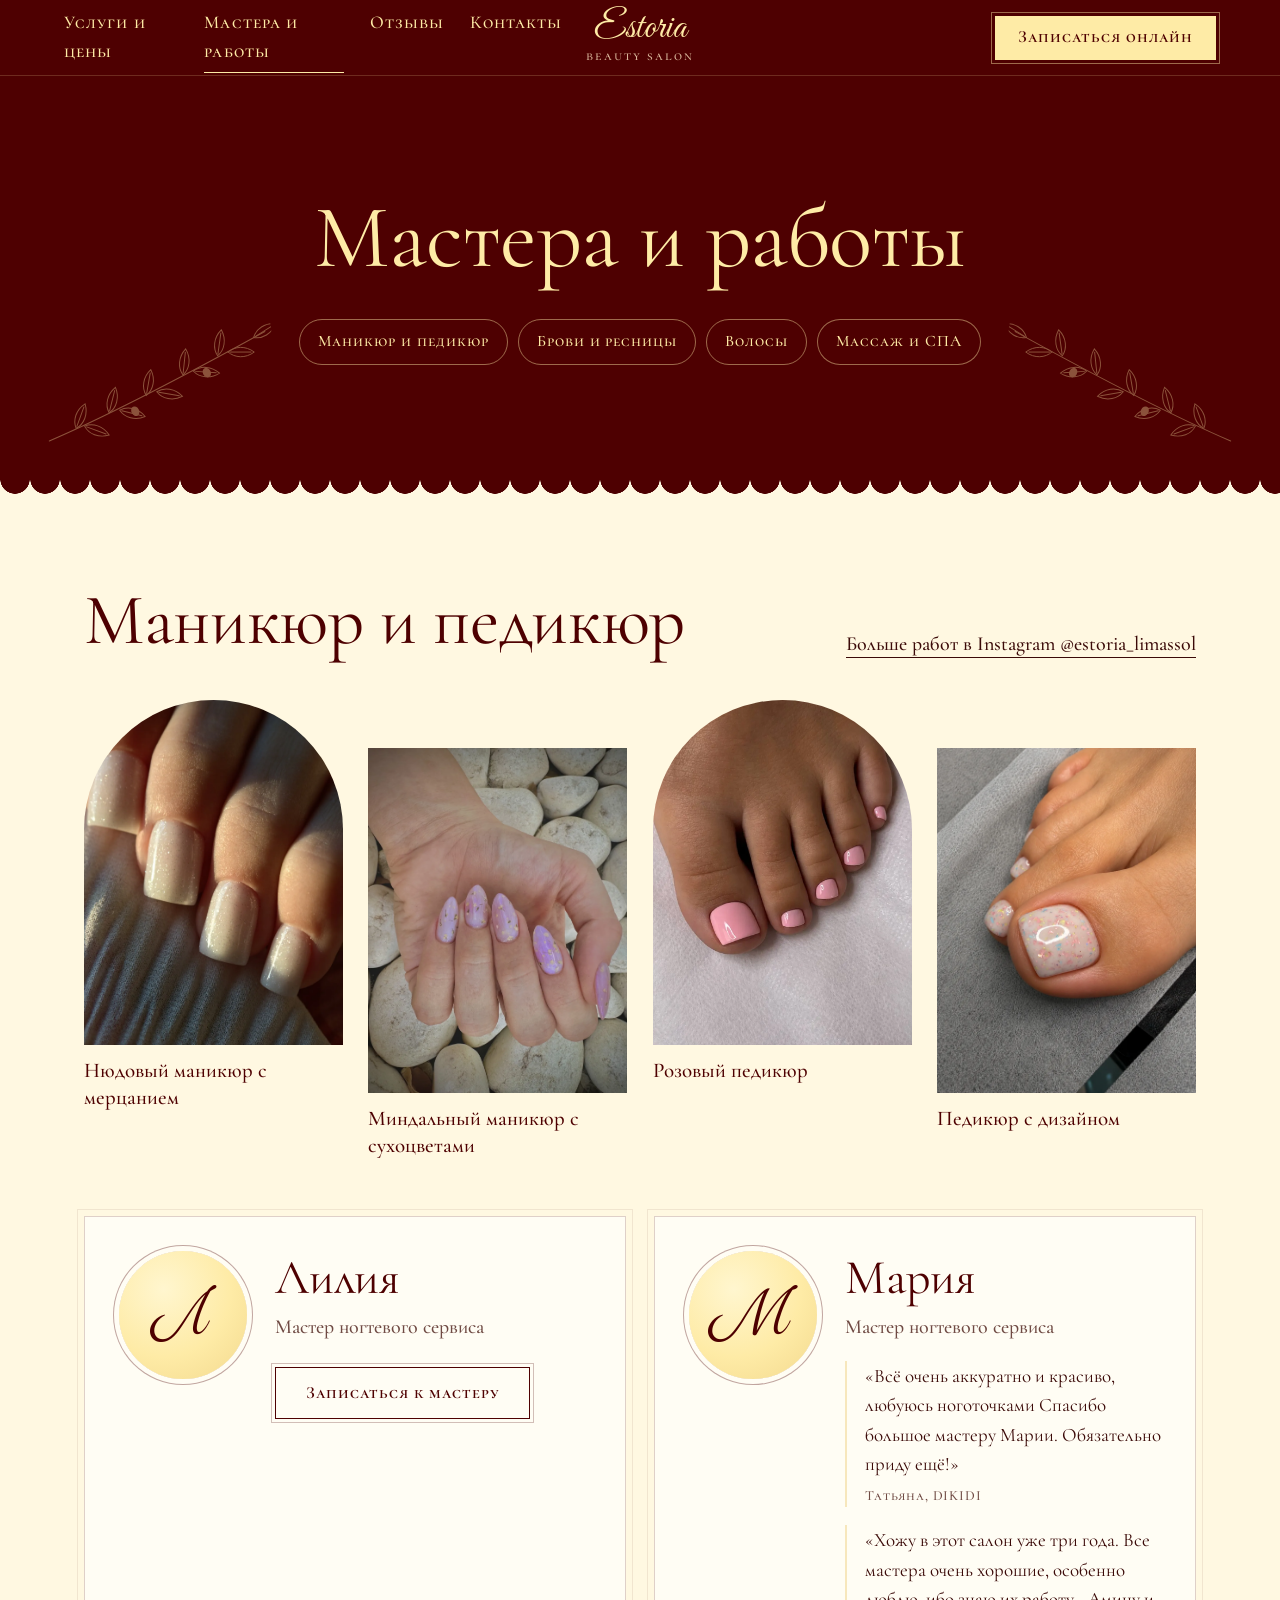
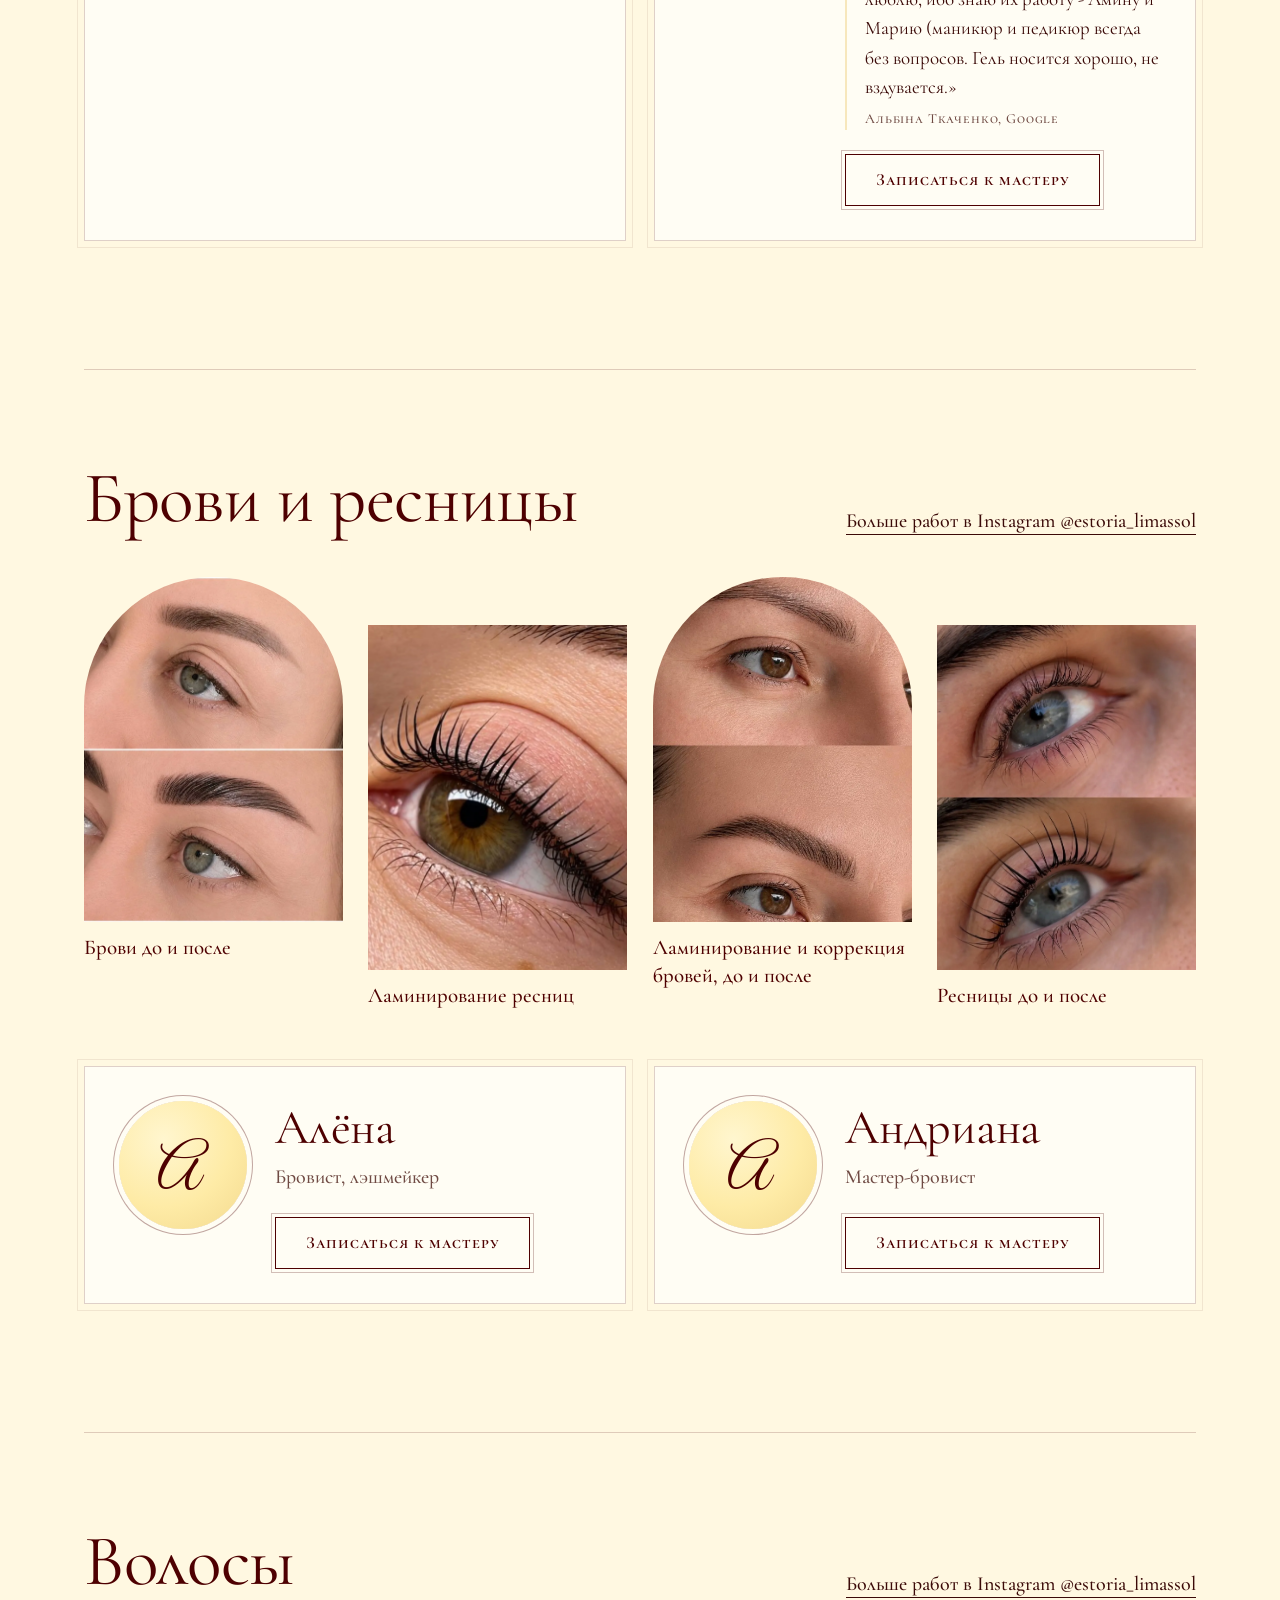
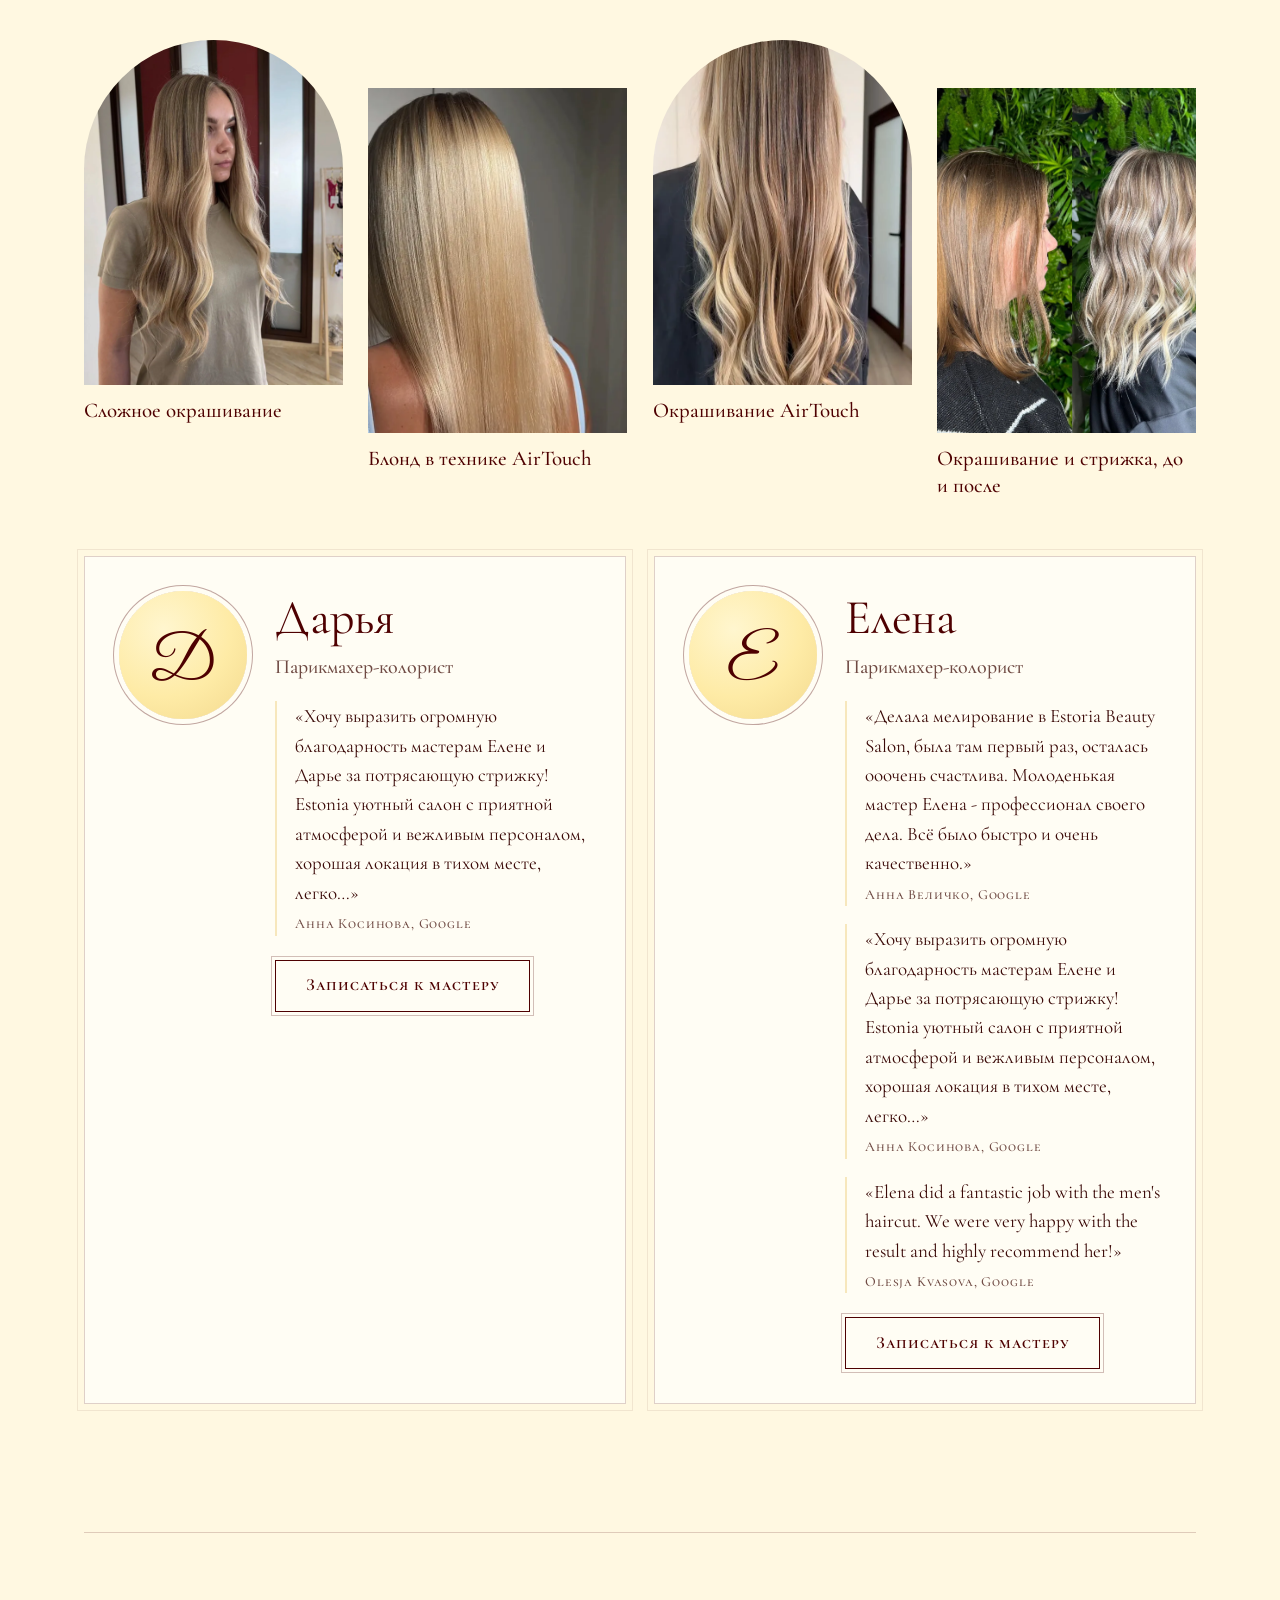
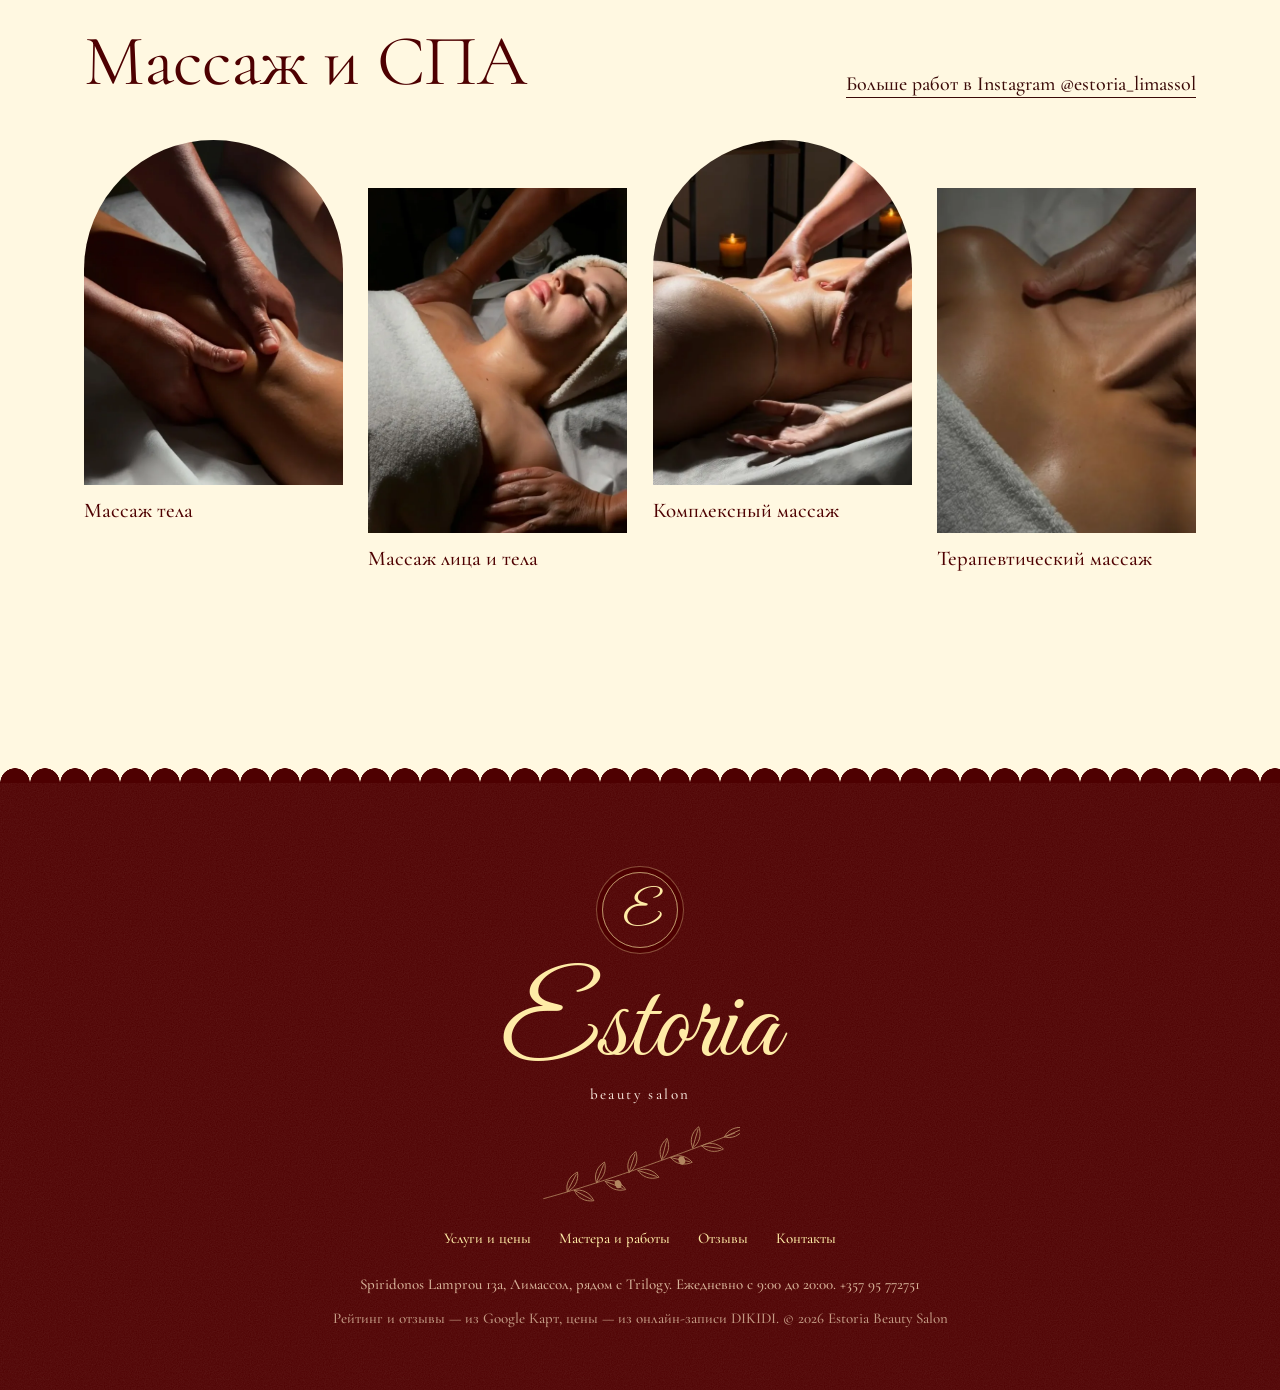
<file: site/masters.html>
<!DOCTYPE html>
<html lang="ru">
<head>
  <meta charset="UTF-8">
  <meta name="viewport" content="width=device-width, initial-scale=1.0">
  <title>Мастера и работы — Estoria Beauty Salon, Лимассол</title>
  <meta name="description" content="Мастера Estoria Beauty Salon: маникюр и педикюр, брови и ресницы, волосы, массаж. Работы и онлайн-запись к мастеру.">
  <meta property="og:type" content="website">
  <meta property="og:site_name" content="Estoria Beauty Salon">
  <meta property="og:title" content="Мастера и работы — Estoria Beauty Salon, Лимассол">
  <meta property="og:description" content="Мастера Estoria Beauty Salon: маникюр и педикюр, брови и ресницы, волосы, массаж. Работы и онлайн-запись к мастеру.">
  <meta property="og:url" content="https://estoria-site.pages.dev/masters">
  <meta property="og:image" content="https://estoria-site.pages.dev/img/og-logo.jpg">
  <meta property="og:image:width" content="1080">
  <meta property="og:image:height" content="1080">
  <meta property="og:image:alt" content="Логотип Estoria beauty salon">
  <meta name="twitter:card" content="summary">
  <link rel="apple-touch-icon" href="img/apple-touch-icon.png">
  <meta name="theme-color" content="#4E0001">
  <link rel="icon" href="data:image/svg+xml,%3Csvg xmlns='http://www.w3.org/2000/svg' viewBox='0 0 64 64'%3E%3Ccircle cx='32' cy='32' r='32' fill='%234E0001'/%3E%3Ctext x='32' y='44' text-anchor='middle' font-family='Georgia,serif' font-style='italic' font-size='36' fill='%23FEEBA6'%3EE%3C/text%3E%3C/svg%3E">
  <!-- ДЕМО: сайт скрыт от поисковиков. Убрать, когда сайт станет официальным (и удалить robots.txt) -->
  <meta name="robots" content="noindex, nofollow">
  <link rel="preconnect" href="https://fonts.googleapis.com">
  <link rel="preconnect" href="https://fonts.gstatic.com" crossorigin>
  <link href="https://fonts.googleapis.com/css2?family=Cormorant+Garamond:ital,wght@0,400;0,500;0,600;1,400;1,500&family=Cormorant+SC:wght@400;500;600&family=Great+Vibes&display=swap" rel="stylesheet">
  <link rel="stylesheet" href="style.css">
  
</head>
<body class="page-masters">
  <svg width="0" height="0" style="position:absolute" aria-hidden="true" focusable="false">
    <defs><g id="leaf"><path d="M0 0C6-5.5 16-6 24 0C16 6 6 5.5 0 0Z"/><path d="M2 0H21"/></g></defs>
    <symbol id="olive" viewBox="0 0 220 90">
      <g fill="none" stroke="currentColor" stroke-width=".9" stroke-linecap="round">
        <path d="M4 82C48 70 104 52 214 10"/>
        <use href="#leaf" transform="translate(30 74) rotate(-62)"/><use href="#leaf" transform="translate(38 73) rotate(28)"/>
        <use href="#leaf" transform="translate(62 64) rotate(-68)"/><use href="#leaf" transform="translate(72 63) rotate(22)"/>
        <use href="#leaf" transform="translate(98 53) rotate(-72)"/><use href="#leaf" transform="translate(108 51) rotate(18)"/>
        <use href="#leaf" transform="translate(134 39) rotate(-76)"/><use href="#leaf" transform="translate(144 37) rotate(12)"/>
        <use href="#leaf" transform="translate(168 26) rotate(-74)"/><use href="#leaf" transform="translate(178 24) rotate(8)"/>
        <use href="#leaf" transform="translate(203 14) rotate(-24)"/>
      </g>
      <g fill="currentColor"><ellipse cx="86" cy="66" rx="3.6" ry="4.6" transform="rotate(-20 86 66)"/><ellipse cx="156" cy="40" rx="3.6" ry="4.6" transform="rotate(-20 156 40)"/></g>
    </symbol>
    <symbol id="branch" viewBox="0 0 240 50">
      <g fill="none" stroke="currentColor" stroke-width=".9" stroke-linecap="round">
        <path d="M4 25H222"/><use href="#leaf" transform="translate(28 25) rotate(-48)"/><use href="#leaf" transform="translate(41 25) rotate(48)"/><use href="#leaf" transform="translate(58 25) rotate(-48)"/><use href="#leaf" transform="translate(71 25) rotate(48)"/><use href="#leaf" transform="translate(88 25) rotate(-48)"/><use href="#leaf" transform="translate(101 25) rotate(48)"/><use href="#leaf" transform="translate(118 25) rotate(-48)"/><use href="#leaf" transform="translate(131 25) rotate(48)"/><use href="#leaf" transform="translate(148 25) rotate(-48)"/><use href="#leaf" transform="translate(161 25) rotate(48)"/><use href="#leaf" transform="translate(178 25) rotate(-48)"/><use href="#leaf" transform="translate(191 25) rotate(48)"/><use href="#leaf" transform="translate(208 25) rotate(-48)"/><use href="#leaf" transform="translate(221 25) rotate(48)"/><use href="#leaf" transform="translate(214 25)"/>
      </g>
      <g fill="currentColor"><ellipse cx="84" cy="31" rx="3.4" ry="4.4"/><ellipse cx="156" cy="19" rx="3.4" ry="4.4"/></g>
    </symbol>
    <symbol id="corner" viewBox="0 0 48 48"><path d="M1 48V1h47M8 48V8h40" fill="none" stroke="currentColor" stroke-width="1"/><path d="M8 1l3.5 3.5L8 8 4.5 4.5z" fill="currentColor"/></symbol>
  </svg>
  <a class="skip" href="#main">Перейти к содержанию</a>

  <header class="header" id="header">
    <a href="index.html" class="brand" aria-label="Estoria Beauty Salon, на главную">
      <span class="brand__script">Estoria</span>
      <span class="brand__sub">beauty salon</span>
    </a>
    <nav class="nav" id="nav" aria-label="Разделы сайта">
      <a href="services.html">Услуги и цены</a>
      <a href="masters.html" aria-current="page">Мастера и работы</a>
      <a href="reviews.html">Отзывы</a>
      <a href="contacts.html">Контакты</a>
      <a class="btn btn--butter nav__book" href="https://dikidi.net/1164912" target="_blank" rel="noopener">Записаться онлайн</a>
    </nav>
    <a class="btn btn--butter header__book" href="https://dikidi.net/1164912" target="_blank" rel="noopener">Записаться онлайн</a>
    <button class="burger" id="burger" aria-label="Открыть меню" aria-expanded="false" aria-controls="nav"><span></span><span></span></button>
  </header>

  <main id="main">
    <section class="page-hero velvet">
      <svg class="olive olive--page-l" aria-hidden="true"><use href="#olive"/></svg>
      <svg class="olive olive--page-r" aria-hidden="true"><use href="#olive"/></svg>
      <h1 class="page-hero__title">Мастера и работы</h1>
      
      <nav class="cats cats--light" aria-label="Направления"><a href="#nails">Маникюр и педикюр</a><a href="#brows">Брови и ресницы</a><a href="#hair">Волосы</a><a href="#massage">Массаж и СПА</a></nav>
      <div class="edge" aria-hidden="true"></div>
    </section>
    <div class="masters-page">
      <section class="dir" id="nails" aria-labelledby="nails-title">
        <header class="dir__head">
          <h2 class="h2" id="nails-title">Маникюр и педикюр</h2>
          <p><a class="link" href="https://instagram.com/estoria_limassol" target="_blank" rel="noopener">Больше работ в Instagram @estoria_limassol</a></p>
        </header>
        <div class="works-grid works-grid--4"><figure class="work work--arch"><img src="img/photo8.webp" alt="Нюдовый маникюр с мерцанием" width="1280" height="1600" loading="lazy"><figcaption>Нюдовый маникюр с мерцанием</figcaption></figure><figure class="work"><img src="img/photo10.webp" alt="Миндальный маникюр с сухоцветами" width="1588" height="1600" loading="lazy"><figcaption>Миндальный маникюр с сухоцветами</figcaption></figure><figure class="work work--arch"><img src="img/photo4.webp" alt="Розовый педикюр" width="900" height="1600" loading="lazy"><figcaption>Розовый педикюр</figcaption></figure><figure class="work"><img src="img/photo7.webp" alt="Педикюр с дизайном" width="1086" height="1448" loading="lazy"><figcaption>Педикюр с дизайном</figcaption></figure></div>
        <div class="masters-list">
          <article class="master" id="m4573729">
            <div class="medallion medallion--lg" aria-hidden="true">Л</div>
            <div class="master__body">
              <h3 class="h3">Лилия</h3>
              <p class="master__role">Мастер ногтевого сервиса</p>
              
              
              <a class="btn btn--line-wine" href="https://dikidi.net/ru/record/1164912?st_m=1&sm_m=4573729" target="_blank" rel="noopener">Записаться к мастеру</a>
            </div>
          </article>
          <article class="master" id="m4464078">
            <div class="medallion medallion--lg" aria-hidden="true">М</div>
            <div class="master__body">
              <h3 class="h3">Мария</h3>
              <p class="master__role">Мастер ногтевого сервиса</p>
              
              <blockquote class="mq"><p>«Всё очень аккуратно и красиво, любуюсь ноготочками Спасибо большое мастеру Марии. Обязательно приду ещё!»</p><footer>Татьяна, DIKIDI</footer></blockquote><blockquote class="mq"><p>«Хожу в этот салон уже три года. Все мастера очень хорошие, особенно люблю, ибо знаю их работу - Амину и Марию (маникюр и педикюр всегда без вопросов. Гель носится хорошо, не вздувается.»</p><footer>Альбіна Ткаченко, Google</footer></blockquote>
              <a class="btn btn--line-wine" href="https://dikidi.net/ru/record/1164912?st_m=1&sm_m=4464078" target="_blank" rel="noopener">Записаться к мастеру</a>
            </div>
          </article>
        </div>
      </section>
      <section class="dir" id="brows" aria-labelledby="brows-title">
        <header class="dir__head">
          <h2 class="h2" id="brows-title">Брови и ресницы</h2>
          <p><a class="link" href="https://instagram.com/estoria_limassol" target="_blank" rel="noopener">Больше работ в Instagram @estoria_limassol</a></p>
        </header>
        <div class="works-grid works-grid--4"><figure class="work work--arch"><img src="img/brows-2.webp" alt="Брови до и после" width="1440" height="1440" loading="lazy"><figcaption>Брови до и после</figcaption></figure><figure class="work"><img src="img/photo2.webp" alt="Ламинирование ресниц" width="1400" height="1400" loading="lazy"><figcaption>Ламинирование ресниц</figcaption></figure><figure class="work work--arch"><img src="img/brows-1.webp" alt="Ламинирование и коррекция бровей, до и после" width="900" height="1200" loading="lazy"><figcaption>Ламинирование и коррекция бровей, до и после</figcaption></figure><figure class="work"><img src="img/lashes-2.webp" alt="Ресницы до и после" width="1280" height="1599" loading="lazy"><figcaption>Ресницы до и после</figcaption></figure></div>
        <div class="masters-list">
          <article class="master" id="m4507584">
            <div class="medallion medallion--lg" aria-hidden="true">А</div>
            <div class="master__body">
              <h3 class="h3">Алёна</h3>
              <p class="master__role">Бровист, лэшмейкер</p>
              
              
              <a class="btn btn--line-wine" href="https://dikidi.net/ru/record/1164912?st_m=1&sm_m=4507584" target="_blank" rel="noopener">Записаться к мастеру</a>
            </div>
          </article>
          <article class="master" id="m4465885">
            <div class="medallion medallion--lg" aria-hidden="true">А</div>
            <div class="master__body">
              <h3 class="h3">Андриана</h3>
              <p class="master__role">Мастер-бровист</p>
              
              
              <a class="btn btn--line-wine" href="https://dikidi.net/ru/record/1164912?st_m=1&sm_m=4465885" target="_blank" rel="noopener">Записаться к мастеру</a>
            </div>
          </article>
        </div>
      </section>
      <section class="dir" id="hair" aria-labelledby="hair-title">
        <header class="dir__head">
          <h2 class="h2" id="hair-title">Волосы</h2>
          <p><a class="link" href="https://instagram.com/estoria_limassol" target="_blank" rel="noopener">Больше работ в Instagram @estoria_limassol</a></p>
        </header>
        <div class="works-grid works-grid--4"><figure class="work work--arch"><img src="img/hair-1.webp" alt="Сложное окрашивание" width="1200" height="1600" loading="lazy"><figcaption>Сложное окрашивание</figcaption></figure><figure class="work"><img src="img/hair-4.webp" alt="Блонд в технике AirTouch" width="540" height="960" loading="lazy"><figcaption>Блонд в технике AirTouch</figcaption></figure><figure class="work work--arch"><img src="img/hair-3.webp" alt="Окрашивание AirTouch" width="640" height="1136" loading="lazy"><figcaption>Окрашивание AirTouch</figcaption></figure><figure class="work"><img src="img/hair-6.webp" alt="Окрашивание и стрижка, до и после" width="1600" height="1600" loading="lazy"><figcaption>Окрашивание и стрижка, до и после</figcaption></figure></div>
        <div class="masters-list">
          <article class="master" id="m4619273">
            <div class="medallion medallion--lg" aria-hidden="true">Д</div>
            <div class="master__body">
              <h3 class="h3">Дарья</h3>
              <p class="master__role">Парикмахер-колорист</p>
              
              <blockquote class="mq"><p>«Хочу выразить огромную благодарность мастерам Елене и Дарье за потрясающую стрижку! Estonia уютный салон с приятной атмосферой и вежливым персоналом, хорошая локация в тихом месте, легко…»</p><footer>Анна Косинова, Google</footer></blockquote>
              <a class="btn btn--line-wine" href="https://dikidi.net/ru/record/1164912?st_m=1&sm_m=4619273" target="_blank" rel="noopener">Записаться к мастеру</a>
            </div>
          </article>
          <article class="master" id="m4618416">
            <div class="medallion medallion--lg" aria-hidden="true">Е</div>
            <div class="master__body">
              <h3 class="h3">Елена</h3>
              <p class="master__role">Парикмахер-колорист</p>
              
              <blockquote class="mq"><p>«Делала мелирование в Estoria Beauty Salon, была там первый раз, осталась ооочень счастлива. Молоденькая мастер Елена - профессионал своего дела. Всё было быстро и очень качественно.»</p><footer>Анна Величко, Google</footer></blockquote><blockquote class="mq"><p>«Хочу выразить огромную благодарность мастерам Елене и Дарье за потрясающую стрижку! Estonia уютный салон с приятной атмосферой и вежливым персоналом, хорошая локация в тихом месте, легко…»</p><footer>Анна Косинова, Google</footer></blockquote><blockquote class="mq"><p>«Elena did a fantastic job with the men&#x27;s haircut. We were very happy with the result and highly recommend her!»</p><footer>Olesja Kvasova, Google</footer></blockquote>
              <a class="btn btn--line-wine" href="https://dikidi.net/ru/record/1164912?st_m=1&sm_m=4618416" target="_blank" rel="noopener">Записаться к мастеру</a>
            </div>
          </article>
        </div>
      </section>
      <section class="dir" id="massage" aria-labelledby="massage-title">
        <header class="dir__head">
          <h2 class="h2" id="massage-title">Массаж и СПА</h2>
          <p><a class="link" href="https://instagram.com/estoria_limassol" target="_blank" rel="noopener">Больше работ в Instagram @estoria_limassol</a></p>
        </header>
        <div class="works-grid works-grid--4"><figure class="work work--arch"><img src="img/massage-1.webp" alt="Массаж тела" width="720" height="1280" loading="lazy"><figcaption>Массаж тела</figcaption></figure><figure class="work"><img src="img/face-1.webp" alt="Массаж лица и тела" width="720" height="1280" loading="lazy"><figcaption>Массаж лица и тела</figcaption></figure><figure class="work work--arch"><img src="img/spa-1.webp" alt="Комплексный массаж" width="540" height="960" loading="lazy"><figcaption>Комплексный массаж</figcaption></figure><figure class="work"><img src="img/massage-2.webp" alt="Терапевтический массаж" width="540" height="960" loading="lazy"><figcaption>Терапевтический массаж</figcaption></figure></div>
        <div class="masters-list">

        </div>
      </section>
    </div>
  </main>

  <footer class="footer velvet scallop">
    <div class="seal" aria-hidden="true"><span>E</span></div>
    <span class="footer__script">Estoria</span>
    <span class="footer__sub">beauty salon</span>
    <svg class="olive olive--footer" aria-hidden="true"><use href="#olive"/></svg>
    <nav class="footer__nav" aria-label="Разделы сайта"><a href="services.html">Услуги и цены</a> <a href="masters.html">Мастера и работы</a> <a href="reviews.html">Отзывы</a> <a href="contacts.html">Контакты</a></nav>
    <p>Spiridonos Lamprou 13a, Лимассол, рядом с Trilogy. Ежедневно с 9:00 до 20:00. <a href="tel:+35795772751">+357 95 772751</a></p>
    <p class="footer__small">Рейтинг и отзывы — из Google Карт, цены — из онлайн-записи DIKIDI. © <span id="year">2026</span> Estoria Beauty Salon</p>
  </footer>

  <nav class="dock" aria-label="Быстрая запись">
    <a class="btn btn--butter" href="https://dikidi.net/1164912" target="_blank" rel="noopener">Записаться онлайн</a>
    <a class="dock__icon" href="https://wa.me/35795772751" target="_blank" rel="noopener" aria-label="Написать в WhatsApp"><svg viewBox="0 0 24 24" aria-hidden="true"><path d="M12 2a10 10 0 0 0-8.6 15.1L2 22l5-1.3A10 10 0 1 0 12 2zm0 18.2c-1.5 0-3-.4-4.2-1.2l-.3-.2-3 .8.8-2.9-.2-.3A8.2 8.2 0 1 1 12 20.2zm4.5-6.1c-.2-.1-1.5-.7-1.7-.8-.2-.1-.4-.1-.6.1l-.8 1c-.1.2-.3.2-.5.1a6.7 6.7 0 0 1-3.3-2.9c-.3-.4.2-.4.7-1.4.1-.2 0-.3 0-.4l-.8-1.8c-.2-.5-.4-.4-.6-.4h-.5a1 1 0 0 0-.7.3 3 3 0 0 0-.9 2.2 5.2 5.2 0 0 0 1.1 2.7 11.8 11.8 0 0 0 4.5 4c1.7.7 2.3.8 3.2.6.5-.1 1.5-.6 1.7-1.2.2-.6.2-1.1.2-1.2-.1-.1-.3-.2-.5-.3z"/></svg></a>
    <a class="dock__icon" href="tel:+35795772751" aria-label="Позвонить"><svg viewBox="0 0 24 24" aria-hidden="true"><path d="M6.6 10.8a15.1 15.1 0 0 0 6.6 6.6l2.2-2.2a1 1 0 0 1 1-.25 11.4 11.4 0 0 0 3.6.57 1 1 0 0 1 1 1V20a1 1 0 0 1-1 1A17 17 0 0 1 3 4a1 1 0 0 1 1-1h3.5a1 1 0 0 1 1 1c0 1.25.2 2.45.57 3.57a1 1 0 0 1-.25 1z"/></svg></a>
  </nav>

  <script src="script.js"></script>
</body>
</html>
</file>
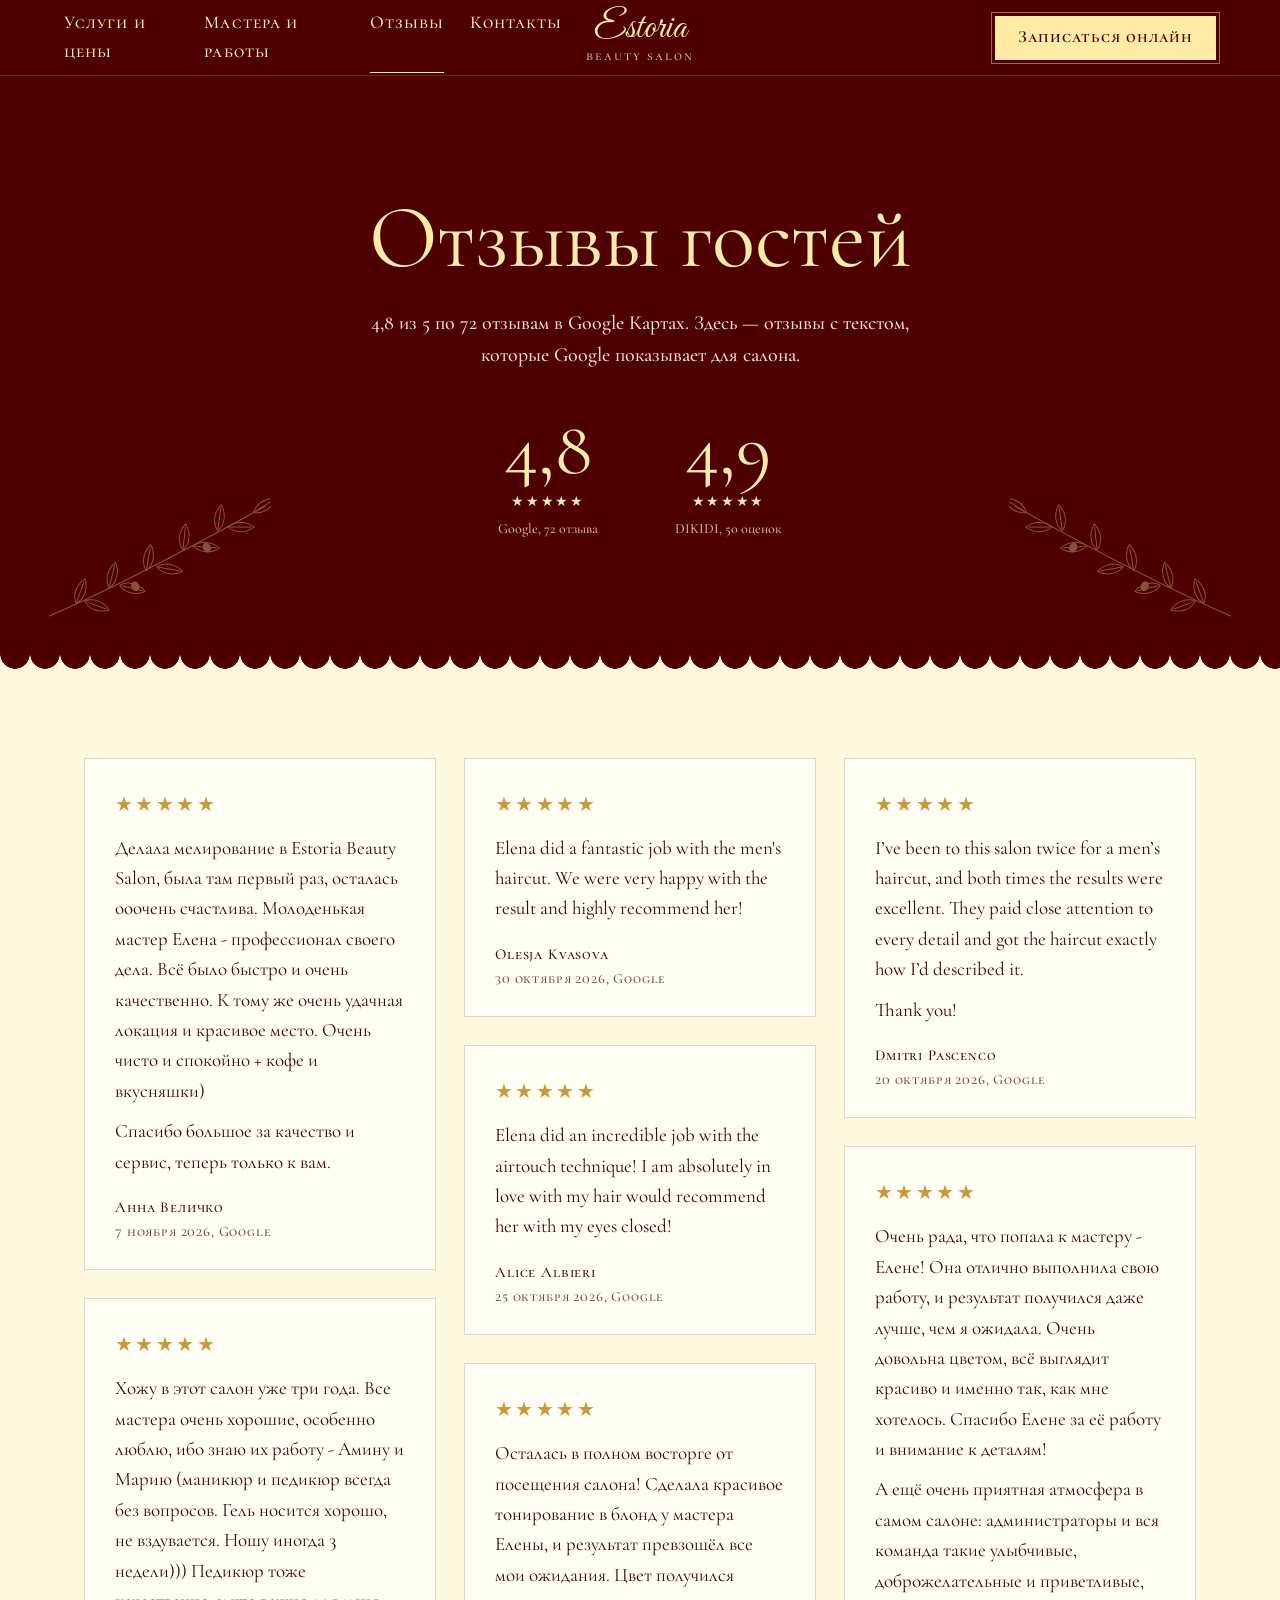
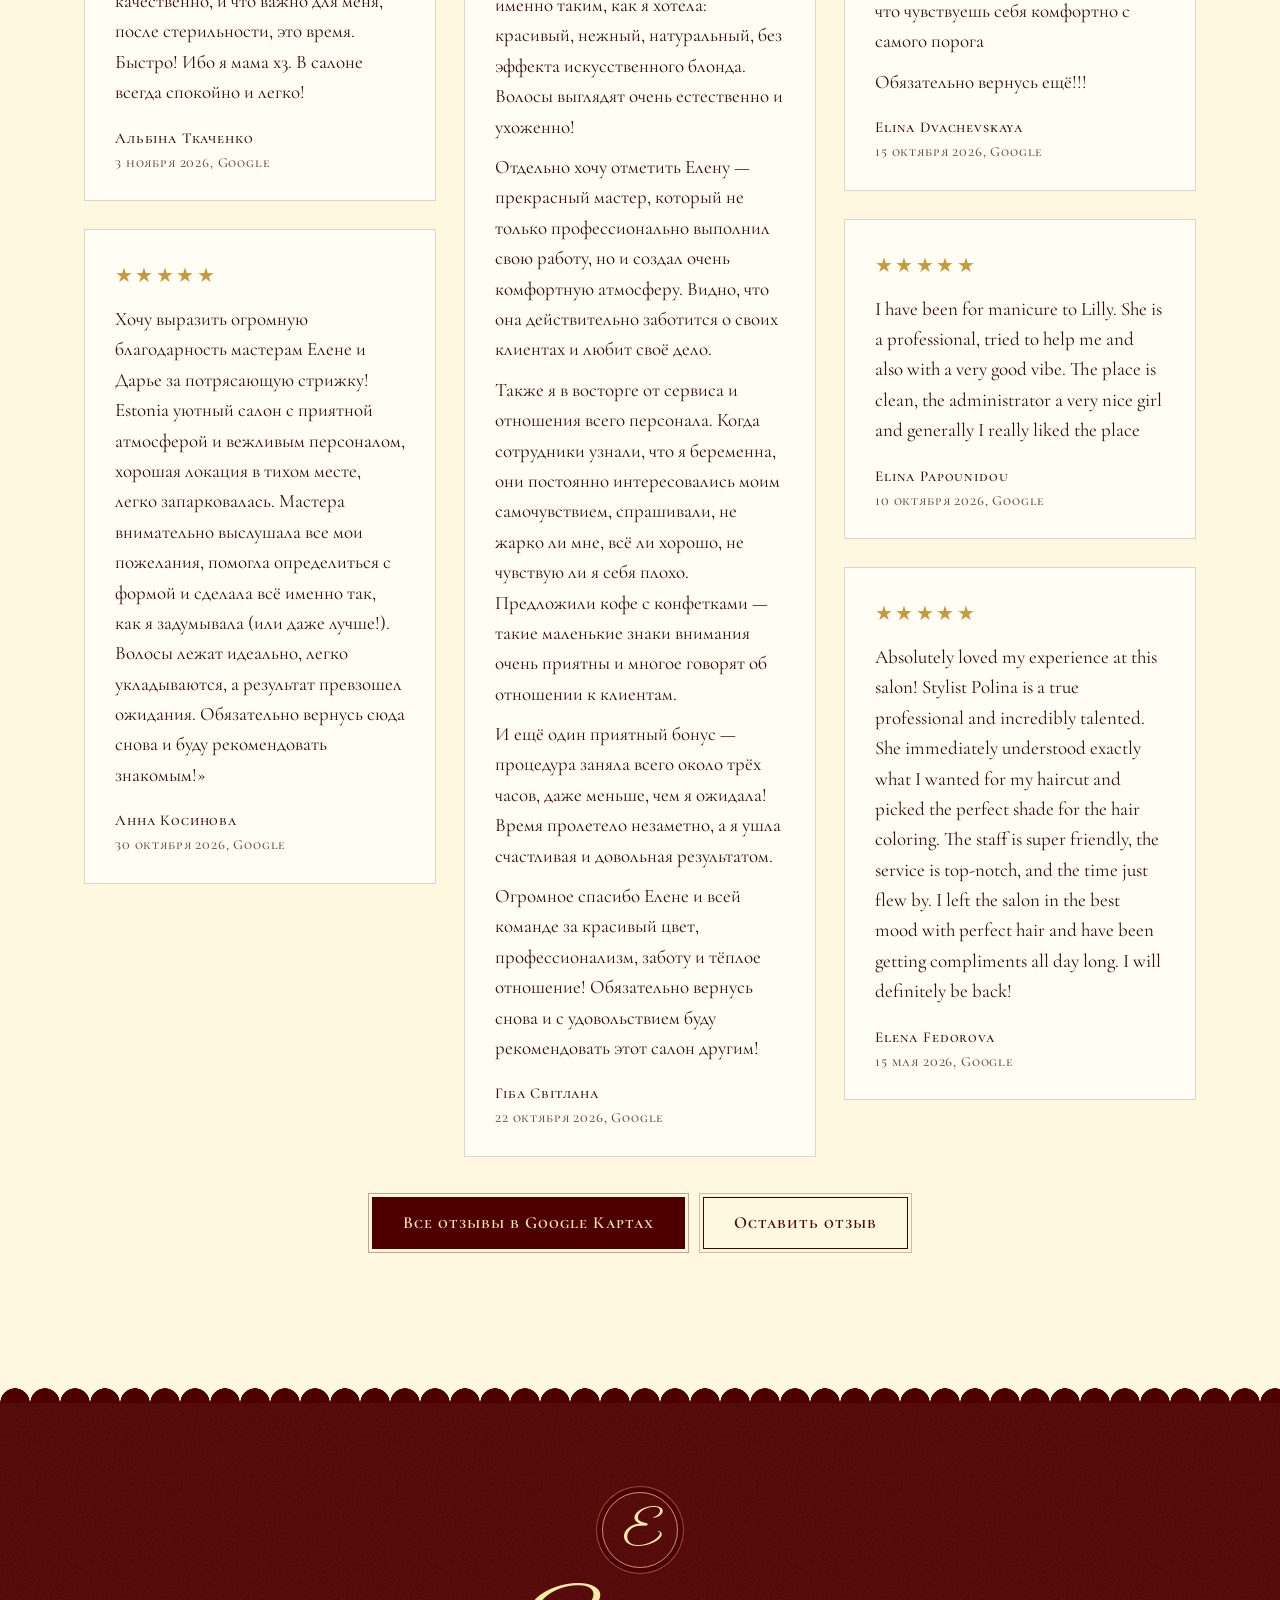
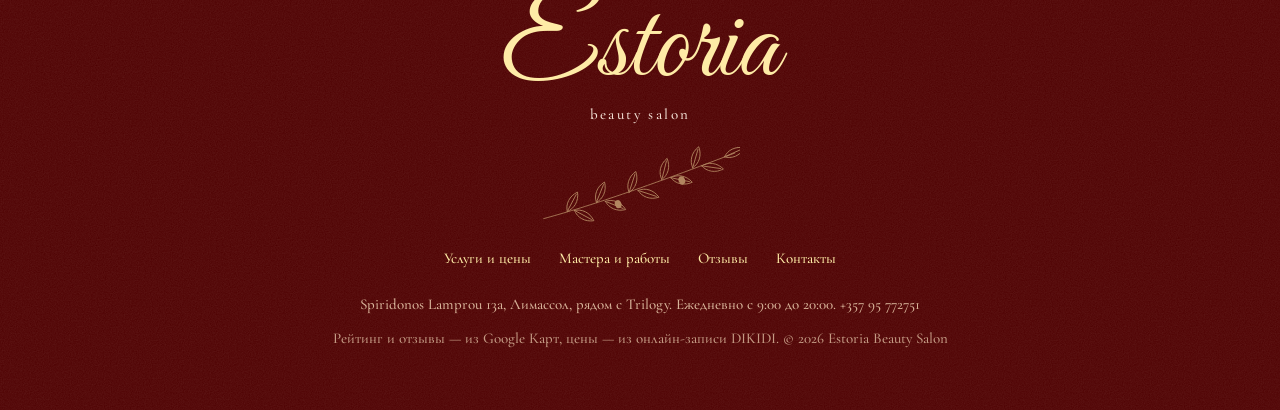
<file: site/reviews.html>
<!DOCTYPE html>
<html lang="ru">
<head>
  <meta charset="UTF-8">
  <meta name="viewport" content="width=device-width, initial-scale=1.0">
  <title>Отзывы — Estoria Beauty Salon, Лимассол</title>
  <meta name="description" content="Отзывы гостей Estoria Beauty Salon в Лимассоле из Google Карт: 4,8 из 5.">
  <meta property="og:type" content="website">
  <meta property="og:site_name" content="Estoria Beauty Salon">
  <meta property="og:title" content="Отзывы — Estoria Beauty Salon, Лимассол">
  <meta property="og:description" content="Отзывы гостей Estoria Beauty Salon в Лимассоле из Google Карт: 4,8 из 5.">
  <meta property="og:url" content="https://estoria-site.pages.dev/reviews">
  <meta property="og:image" content="https://estoria-site.pages.dev/img/og-logo.jpg">
  <meta property="og:image:width" content="1080">
  <meta property="og:image:height" content="1080">
  <meta property="og:image:alt" content="Логотип Estoria beauty salon">
  <meta name="twitter:card" content="summary">
  <link rel="apple-touch-icon" href="img/apple-touch-icon.png">
  <meta name="theme-color" content="#4E0001">
  <link rel="icon" href="data:image/svg+xml,%3Csvg xmlns='http://www.w3.org/2000/svg' viewBox='0 0 64 64'%3E%3Ccircle cx='32' cy='32' r='32' fill='%234E0001'/%3E%3Ctext x='32' y='44' text-anchor='middle' font-family='Georgia,serif' font-style='italic' font-size='36' fill='%23FEEBA6'%3EE%3C/text%3E%3C/svg%3E">
  <!-- ДЕМО: сайт скрыт от поисковиков. Убрать, когда сайт станет официальным (и удалить robots.txt) -->
  <meta name="robots" content="noindex, nofollow">
  <link rel="preconnect" href="https://fonts.googleapis.com">
  <link rel="preconnect" href="https://fonts.gstatic.com" crossorigin>
  <link href="https://fonts.googleapis.com/css2?family=Cormorant+Garamond:ital,wght@0,400;0,500;0,600;1,400;1,500&family=Cormorant+SC:wght@400;500;600&family=Great+Vibes&display=swap" rel="stylesheet">
  <link rel="stylesheet" href="style.css">
  
</head>
<body class="page-reviews">
  <svg width="0" height="0" style="position:absolute" aria-hidden="true" focusable="false">
    <defs><g id="leaf"><path d="M0 0C6-5.5 16-6 24 0C16 6 6 5.5 0 0Z"/><path d="M2 0H21"/></g></defs>
    <symbol id="olive" viewBox="0 0 220 90">
      <g fill="none" stroke="currentColor" stroke-width=".9" stroke-linecap="round">
        <path d="M4 82C48 70 104 52 214 10"/>
        <use href="#leaf" transform="translate(30 74) rotate(-62)"/><use href="#leaf" transform="translate(38 73) rotate(28)"/>
        <use href="#leaf" transform="translate(62 64) rotate(-68)"/><use href="#leaf" transform="translate(72 63) rotate(22)"/>
        <use href="#leaf" transform="translate(98 53) rotate(-72)"/><use href="#leaf" transform="translate(108 51) rotate(18)"/>
        <use href="#leaf" transform="translate(134 39) rotate(-76)"/><use href="#leaf" transform="translate(144 37) rotate(12)"/>
        <use href="#leaf" transform="translate(168 26) rotate(-74)"/><use href="#leaf" transform="translate(178 24) rotate(8)"/>
        <use href="#leaf" transform="translate(203 14) rotate(-24)"/>
      </g>
      <g fill="currentColor"><ellipse cx="86" cy="66" rx="3.6" ry="4.6" transform="rotate(-20 86 66)"/><ellipse cx="156" cy="40" rx="3.6" ry="4.6" transform="rotate(-20 156 40)"/></g>
    </symbol>
    <symbol id="branch" viewBox="0 0 240 50">
      <g fill="none" stroke="currentColor" stroke-width=".9" stroke-linecap="round">
        <path d="M4 25H222"/><use href="#leaf" transform="translate(28 25) rotate(-48)"/><use href="#leaf" transform="translate(41 25) rotate(48)"/><use href="#leaf" transform="translate(58 25) rotate(-48)"/><use href="#leaf" transform="translate(71 25) rotate(48)"/><use href="#leaf" transform="translate(88 25) rotate(-48)"/><use href="#leaf" transform="translate(101 25) rotate(48)"/><use href="#leaf" transform="translate(118 25) rotate(-48)"/><use href="#leaf" transform="translate(131 25) rotate(48)"/><use href="#leaf" transform="translate(148 25) rotate(-48)"/><use href="#leaf" transform="translate(161 25) rotate(48)"/><use href="#leaf" transform="translate(178 25) rotate(-48)"/><use href="#leaf" transform="translate(191 25) rotate(48)"/><use href="#leaf" transform="translate(208 25) rotate(-48)"/><use href="#leaf" transform="translate(221 25) rotate(48)"/><use href="#leaf" transform="translate(214 25)"/>
      </g>
      <g fill="currentColor"><ellipse cx="84" cy="31" rx="3.4" ry="4.4"/><ellipse cx="156" cy="19" rx="3.4" ry="4.4"/></g>
    </symbol>
    <symbol id="corner" viewBox="0 0 48 48"><path d="M1 48V1h47M8 48V8h40" fill="none" stroke="currentColor" stroke-width="1"/><path d="M8 1l3.5 3.5L8 8 4.5 4.5z" fill="currentColor"/></symbol>
  </svg>
  <a class="skip" href="#main">Перейти к содержанию</a>

  <header class="header" id="header">
    <a href="index.html" class="brand" aria-label="Estoria Beauty Salon, на главную">
      <span class="brand__script">Estoria</span>
      <span class="brand__sub">beauty salon</span>
    </a>
    <nav class="nav" id="nav" aria-label="Разделы сайта">
      <a href="services.html">Услуги и цены</a>
      <a href="masters.html">Мастера и работы</a>
      <a href="reviews.html" aria-current="page">Отзывы</a>
      <a href="contacts.html">Контакты</a>
      <a class="btn btn--butter nav__book" href="https://dikidi.net/1164912" target="_blank" rel="noopener">Записаться онлайн</a>
    </nav>
    <a class="btn btn--butter header__book" href="https://dikidi.net/1164912" target="_blank" rel="noopener">Записаться онлайн</a>
    <button class="burger" id="burger" aria-label="Открыть меню" aria-expanded="false" aria-controls="nav"><span></span><span></span></button>
  </header>

  <main id="main">
    <section class="page-hero velvet">
      <svg class="olive olive--page-l" aria-hidden="true"><use href="#olive"/></svg>
      <svg class="olive olive--page-r" aria-hidden="true"><use href="#olive"/></svg>
      <h1 class="page-hero__title">Отзывы гостей</h1>
      <p class="page-hero__lead">4,8 из 5 по 72 отзывам в Google Картах. Здесь — отзывы с текстом, которые Google показывает для салона.</p>
      <div class="score-row">
        <div class="score"><b>4,8</b><span class="stars">★★★★★</span><small>Google, 72 отзыва</small></div>
        <div class="score"><b>4,9</b><span class="stars">★★★★★</span><small>DIKIDI, 50 оценок</small></div>
      </div>
      <div class="edge" aria-hidden="true"></div>
    </section>
    <section class="reviews-page" aria-label="Отзывы">
      <div class="review-grid">
        <article class="review">
          <div class="review__stars" aria-label="Оценка 5 из 5">★★★★★</div>
          <div class="review__text"><p>Делала мелирование в Estoria Beauty Salon, была там первый раз, осталась ооочень счастлива. Молоденькая мастер Елена - профессионал своего дела. Всё было быстро и очень качественно. К тому же очень удачная локация и красивое место. Очень чисто и спокойно + кофе и вкусняшки)</p><p>Спасибо большое за качество и сервис, теперь только к вам.</p></div>
          <footer><b>Анна Величко</b><span>7 ноября 2026, Google</span></footer>
        </article>
        <article class="review">
          <div class="review__stars" aria-label="Оценка 5 из 5">★★★★★</div>
          <div class="review__text"><p>Хожу в этот салон уже три года. Все мастера очень хорошие, особенно люблю, ибо знаю их работу - Амину и Марию (маникюр и педикюр всегда без вопросов. Гель носится хорошо, не вздувается. Ношу иногда 3 недели))) Педикюр тоже качественно, и что важно для меня, после стерильности, это время. Быстро! Ибо я мама х3. В салоне всегда спокойно и легко!</p></div>
          <footer><b>Альбіна Ткаченко</b><span>3 ноября 2026, Google</span></footer>
        </article>
        <article class="review">
          <div class="review__stars" aria-label="Оценка 5 из 5">★★★★★</div>
          <div class="review__text"><p>Хочу выразить огромную благодарность мастерам Елене и Дарье за потрясающую стрижку! Estonia уютный салон с приятной атмосферой и вежливым персоналом, хорошая локация в тихом месте, легко запарковалась. Мастера внимательно выслушала все мои пожелания, помогла определиться с формой и сделала всё именно так, как я задумывала (или даже лучше!). Волосы лежат идеально, легко укладываются, а результат превзошел ожидания. Обязательно вернусь сюда снова и буду рекомендовать знакомым!»</p></div>
          <footer><b>Анна Косинова</b><span>30 октября 2026, Google</span></footer>
        </article>
        <article class="review">
          <div class="review__stars" aria-label="Оценка 5 из 5">★★★★★</div>
          <div class="review__text"><p>Elena did a fantastic job with the men&#x27;s haircut. We were very happy with the result and highly recommend her!</p></div>
          <footer><b>Olesja Kvasova</b><span>30 октября 2026, Google</span></footer>
        </article>
        <article class="review">
          <div class="review__stars" aria-label="Оценка 5 из 5">★★★★★</div>
          <div class="review__text"><p>Elena did an incredible job with the airtouch technique! I am absolutely in love with my hair would recommend her with my eyes closed!</p></div>
          <footer><b>Alice Albieri</b><span>25 октября 2026, Google</span></footer>
        </article>
        <article class="review">
          <div class="review__stars" aria-label="Оценка 5 из 5">★★★★★</div>
          <div class="review__text"><p>Осталась в полном восторге от посещения салона! Сделала красивое тонирование в блонд у мастера Елены, и результат превзошёл все мои ожидания. Цвет получился именно таким, как я хотела: красивый, нежный, натуральный, без эффекта искусственного блонда. Волосы выглядят очень естественно и ухоженно!</p><p>Отдельно хочу отметить Елену — прекрасный мастер, который не только профессионально выполнил свою работу, но и создал очень комфортную атмосферу. Видно, что она действительно заботится о своих клиентах и любит своё дело.</p><p>Также я в восторге от сервиса и отношения всего персонала. Когда сотрудники узнали, что я беременна, они постоянно интересовались моим самочувствием, спрашивали, не жарко ли мне, всё ли хорошо, не чувствую ли я себя плохо. Предложили кофе с конфетками — такие маленькие знаки внимания очень приятны и многое говорят об отношении к клиентам.</p><p>И ещё один приятный бонус — процедура заняла всего около трёх часов, даже меньше, чем я ожидала! Время пролетело незаметно, а я ушла счастливая и довольная результатом.</p><p>Огромное спасибо Елене и всей команде за красивый цвет, профессионализм, заботу и тёплое отношение! Обязательно вернусь снова и с удовольствием буду рекомендовать этот салон другим!</p></div>
          <footer><b>Гіба Світлана</b><span>22 октября 2026, Google</span></footer>
        </article>
        <article class="review">
          <div class="review__stars" aria-label="Оценка 5 из 5">★★★★★</div>
          <div class="review__text"><p>I’ve been to this salon twice for a men’s haircut, and both times the results were excellent. They paid close attention to every detail and got the haircut exactly how I’d described it.</p><p>Thank you!</p></div>
          <footer><b>Dmitri Pascenco</b><span>20 октября 2026, Google</span></footer>
        </article>
        <article class="review">
          <div class="review__stars" aria-label="Оценка 5 из 5">★★★★★</div>
          <div class="review__text"><p>Очень рада, что попала к мастеру - Елене! Она отлично выполнила свою работу, и результат получился даже лучше, чем я ожидала. Очень довольна цветом, всё выглядит красиво и именно так, как мне хотелось. Спасибо Елене за её работу и внимание к деталям!</p><p>А ещё очень приятная атмосфера в самом салоне: администраторы и вся команда такие улыбчивые, доброжелательные и приветливые, что чувствуешь себя комфортно с самого порога</p><p>Обязательно вернусь ещё!!!</p></div>
          <footer><b>Elina Dvachevskaya</b><span>15 октября 2026, Google</span></footer>
        </article>
        <article class="review">
          <div class="review__stars" aria-label="Оценка 5 из 5">★★★★★</div>
          <div class="review__text"><p>I have been for manicure to Lilly. She is a professional, tried to help me and also with a very good vibe. The place is clean, the administrator a very nice girl and generally I really liked the place</p></div>
          <footer><b>Elina Papounidou</b><span>10 октября 2026, Google</span></footer>
        </article>
        <article class="review">
          <div class="review__stars" aria-label="Оценка 5 из 5">★★★★★</div>
          <div class="review__text"><p>Absolutely loved my experience at this salon! Stylist Polina is a true professional and incredibly talented. She immediately understood exactly what I wanted for my haircut and picked the perfect shade for the hair coloring. The staff is super friendly, the service is top-notch, and the time just flew by. I left the salon in the best mood with perfect hair and have been getting compliments all day long. I will definitely be back!</p></div>
          <footer><b>Elena Fedorova</b><span>15 мая 2026, Google</span></footer>
        </article>
      </div>
      <div class="reviews-page__actions">
        <a class="btn btn--wine" href="https://maps.google.com/?cid=1621410800725523999" target="_blank" rel="noopener">Все отзывы в Google Картах</a>
        <a class="btn btn--line-wine" href="https://search.google.com/local/writereview?placeid=ChIJ4aXsEd4z5xQRH_45XIhogBY" target="_blank" rel="noopener">Оставить отзыв</a>
      </div>
    </section>
  </main>

  <footer class="footer velvet scallop">
    <div class="seal" aria-hidden="true"><span>E</span></div>
    <span class="footer__script">Estoria</span>
    <span class="footer__sub">beauty salon</span>
    <svg class="olive olive--footer" aria-hidden="true"><use href="#olive"/></svg>
    <nav class="footer__nav" aria-label="Разделы сайта"><a href="services.html">Услуги и цены</a> <a href="masters.html">Мастера и работы</a> <a href="reviews.html">Отзывы</a> <a href="contacts.html">Контакты</a></nav>
    <p>Spiridonos Lamprou 13a, Лимассол, рядом с Trilogy. Ежедневно с 9:00 до 20:00. <a href="tel:+35795772751">+357 95 772751</a></p>
    <p class="footer__small">Рейтинг и отзывы — из Google Карт, цены — из онлайн-записи DIKIDI. © <span id="year">2026</span> Estoria Beauty Salon</p>
  </footer>

  <nav class="dock" aria-label="Быстрая запись">
    <a class="btn btn--butter" href="https://dikidi.net/1164912" target="_blank" rel="noopener">Записаться онлайн</a>
    <a class="dock__icon" href="https://wa.me/35795772751" target="_blank" rel="noopener" aria-label="Написать в WhatsApp"><svg viewBox="0 0 24 24" aria-hidden="true"><path d="M12 2a10 10 0 0 0-8.6 15.1L2 22l5-1.3A10 10 0 1 0 12 2zm0 18.2c-1.5 0-3-.4-4.2-1.2l-.3-.2-3 .8.8-2.9-.2-.3A8.2 8.2 0 1 1 12 20.2zm4.5-6.1c-.2-.1-1.5-.7-1.7-.8-.2-.1-.4-.1-.6.1l-.8 1c-.1.2-.3.2-.5.1a6.7 6.7 0 0 1-3.3-2.9c-.3-.4.2-.4.7-1.4.1-.2 0-.3 0-.4l-.8-1.8c-.2-.5-.4-.4-.6-.4h-.5a1 1 0 0 0-.7.3 3 3 0 0 0-.9 2.2 5.2 5.2 0 0 0 1.1 2.7 11.8 11.8 0 0 0 4.5 4c1.7.7 2.3.8 3.2.6.5-.1 1.5-.6 1.7-1.2.2-.6.2-1.1.2-1.2-.1-.1-.3-.2-.5-.3z"/></svg></a>
    <a class="dock__icon" href="tel:+35795772751" aria-label="Позвонить"><svg viewBox="0 0 24 24" aria-hidden="true"><path d="M6.6 10.8a15.1 15.1 0 0 0 6.6 6.6l2.2-2.2a1 1 0 0 1 1-.25 11.4 11.4 0 0 0 3.6.57 1 1 0 0 1 1 1V20a1 1 0 0 1-1 1A17 17 0 0 1 3 4a1 1 0 0 1 1-1h3.5a1 1 0 0 1 1 1c0 1.25.2 2.45.57 3.57a1 1 0 0 1-.25 1z"/></svg></a>
  </nav>

  <script src="script.js"></script>
</body>
</html>
</file>
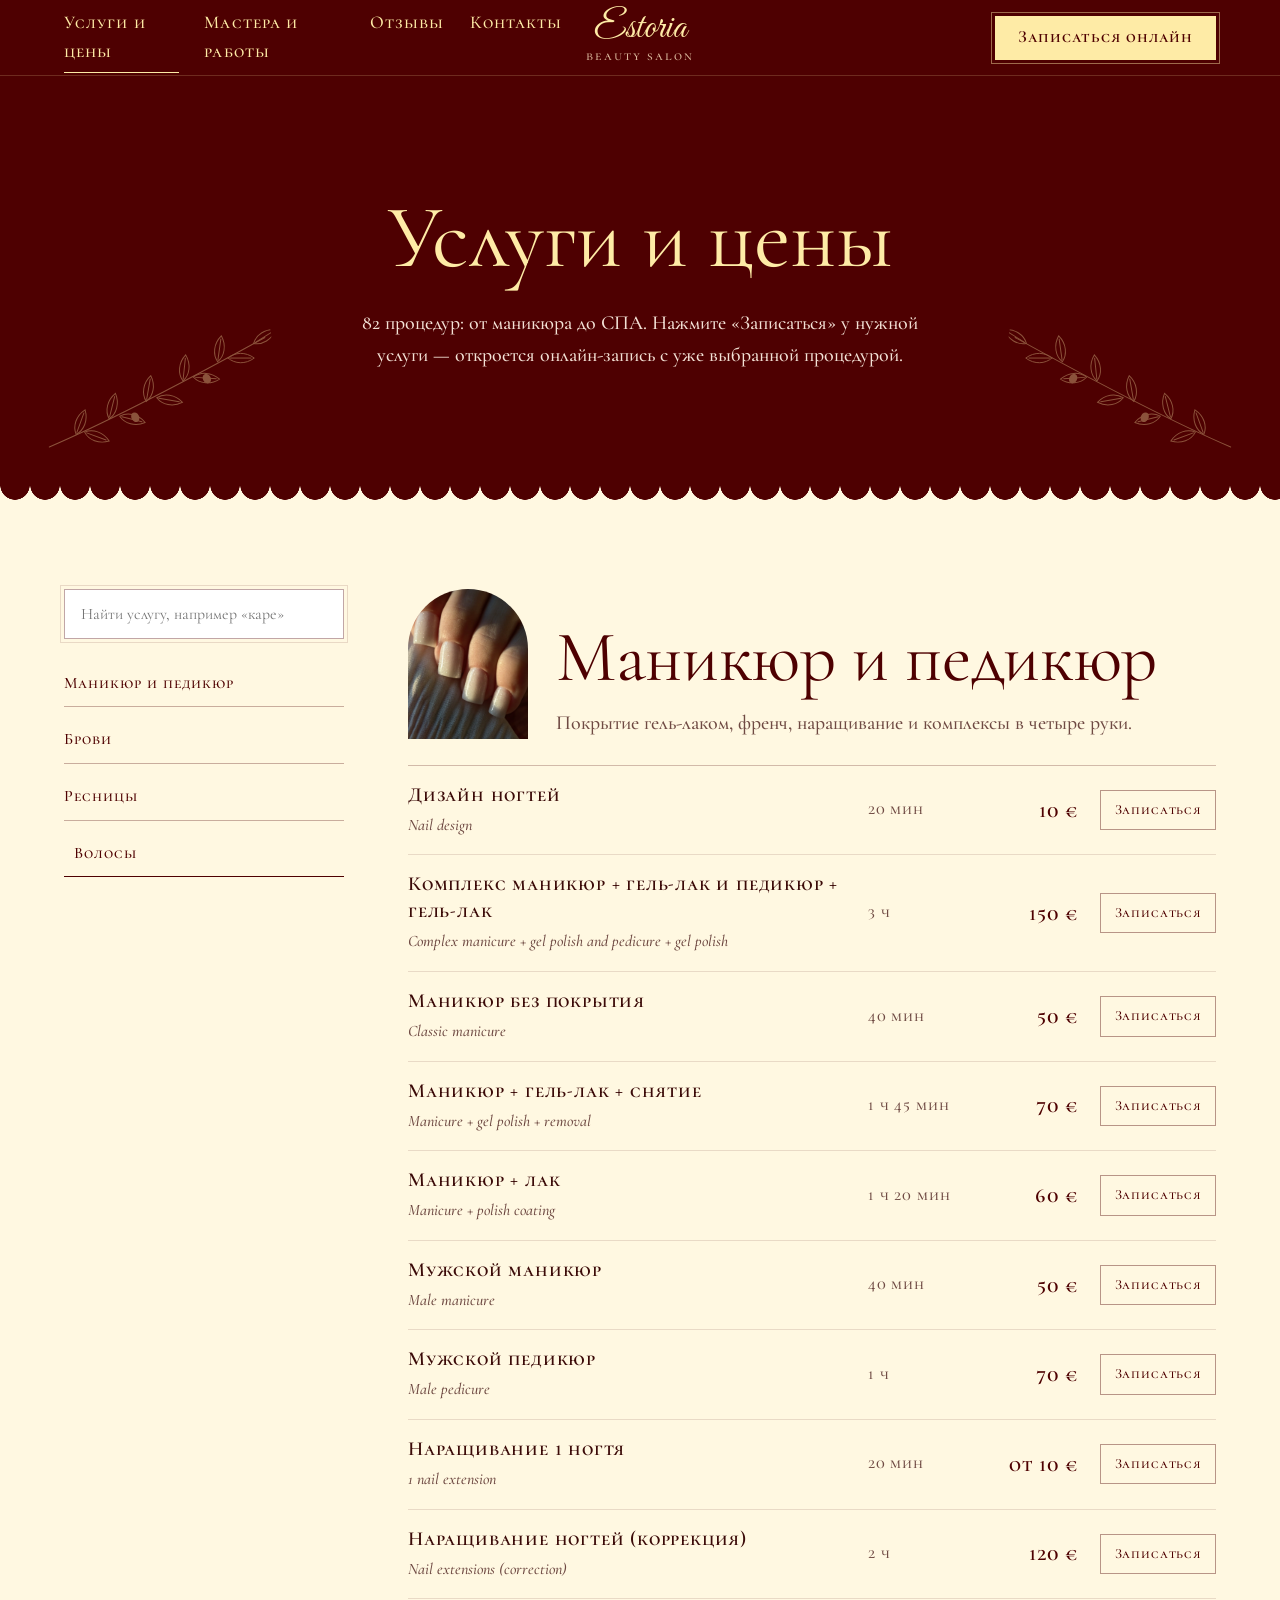
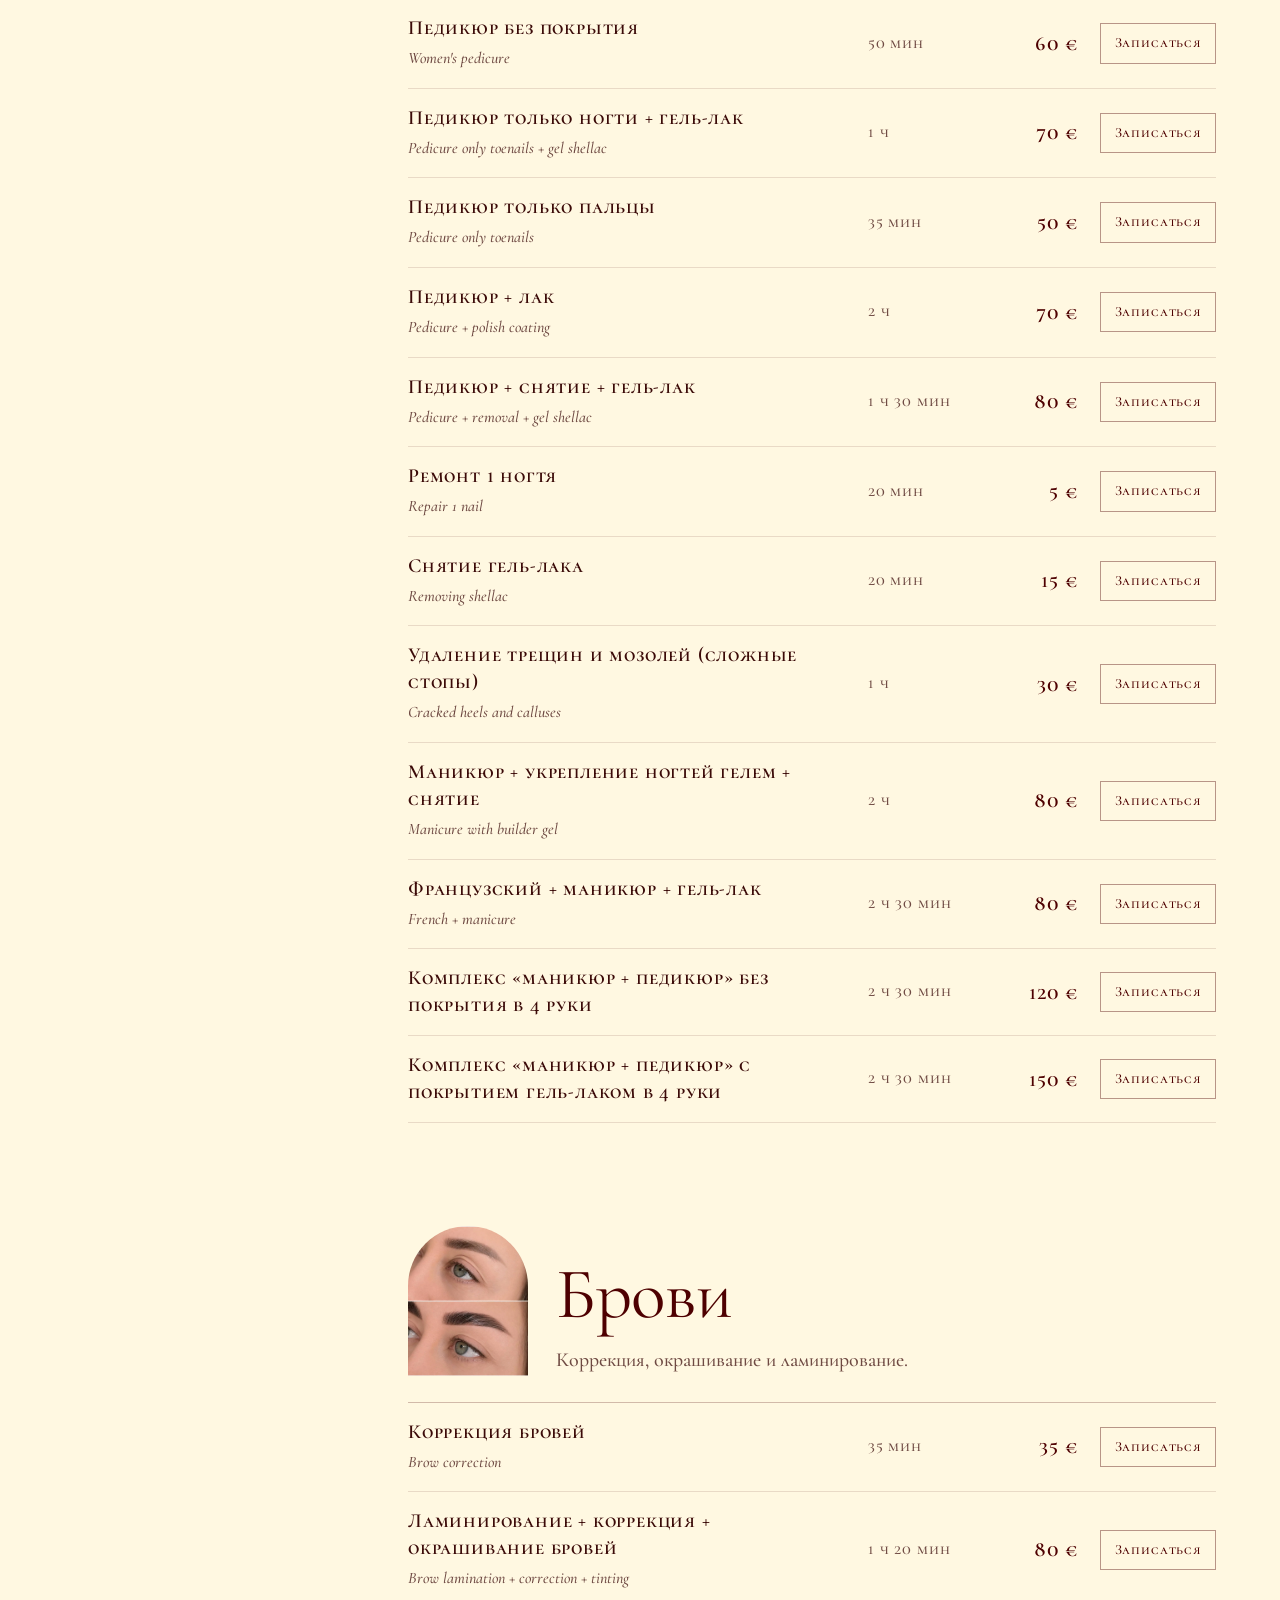
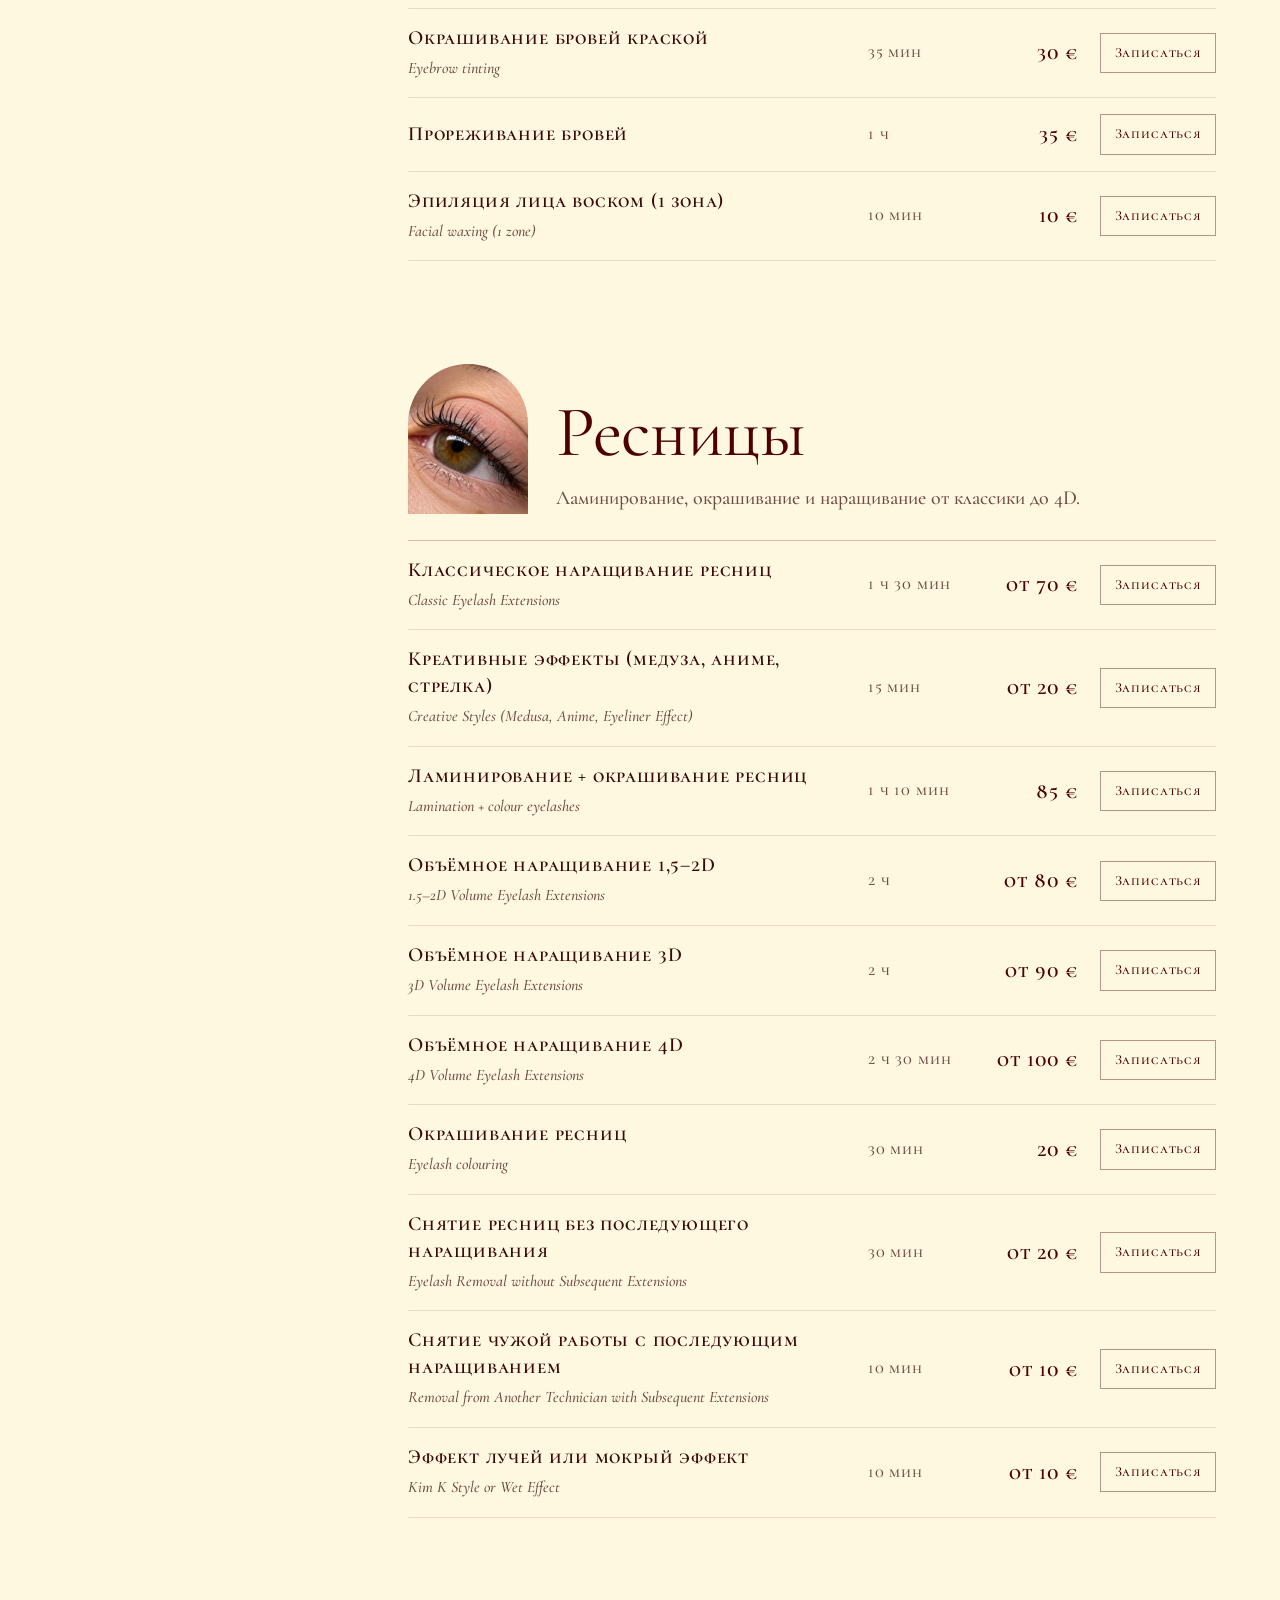
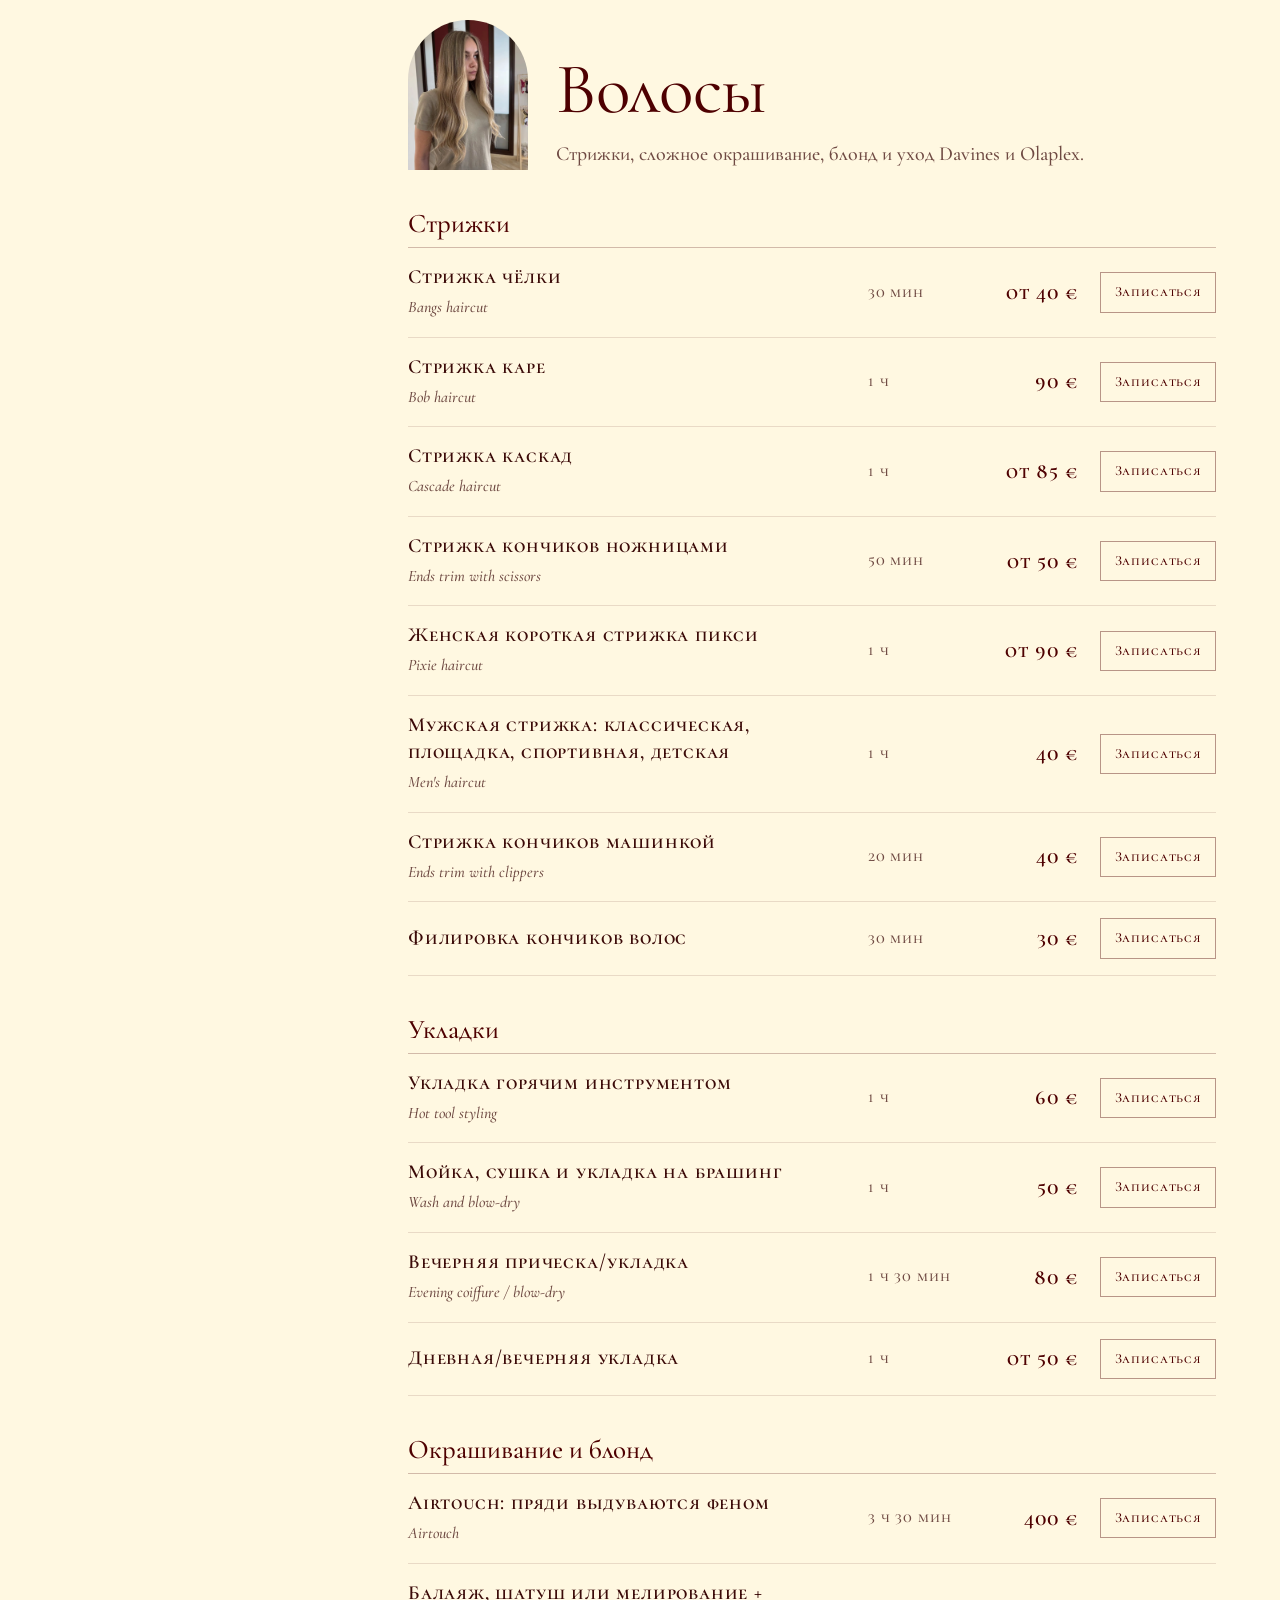
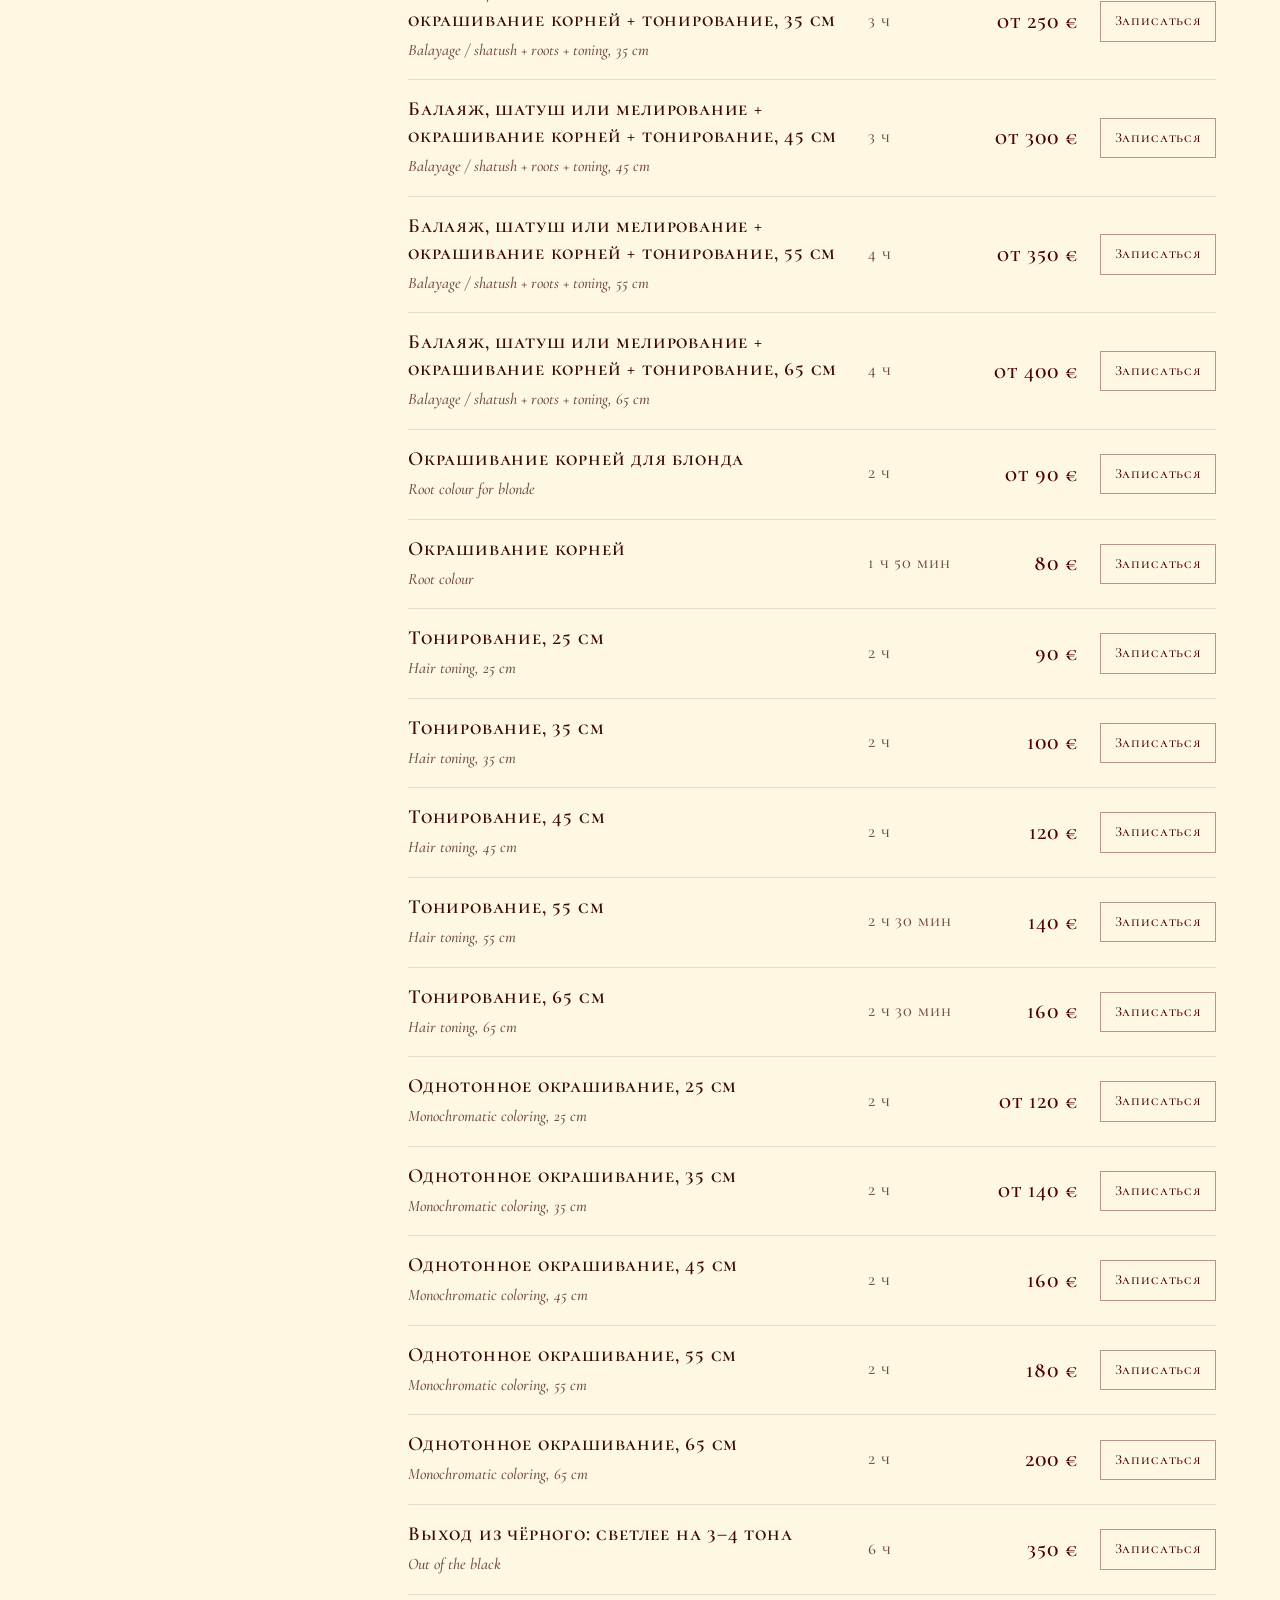
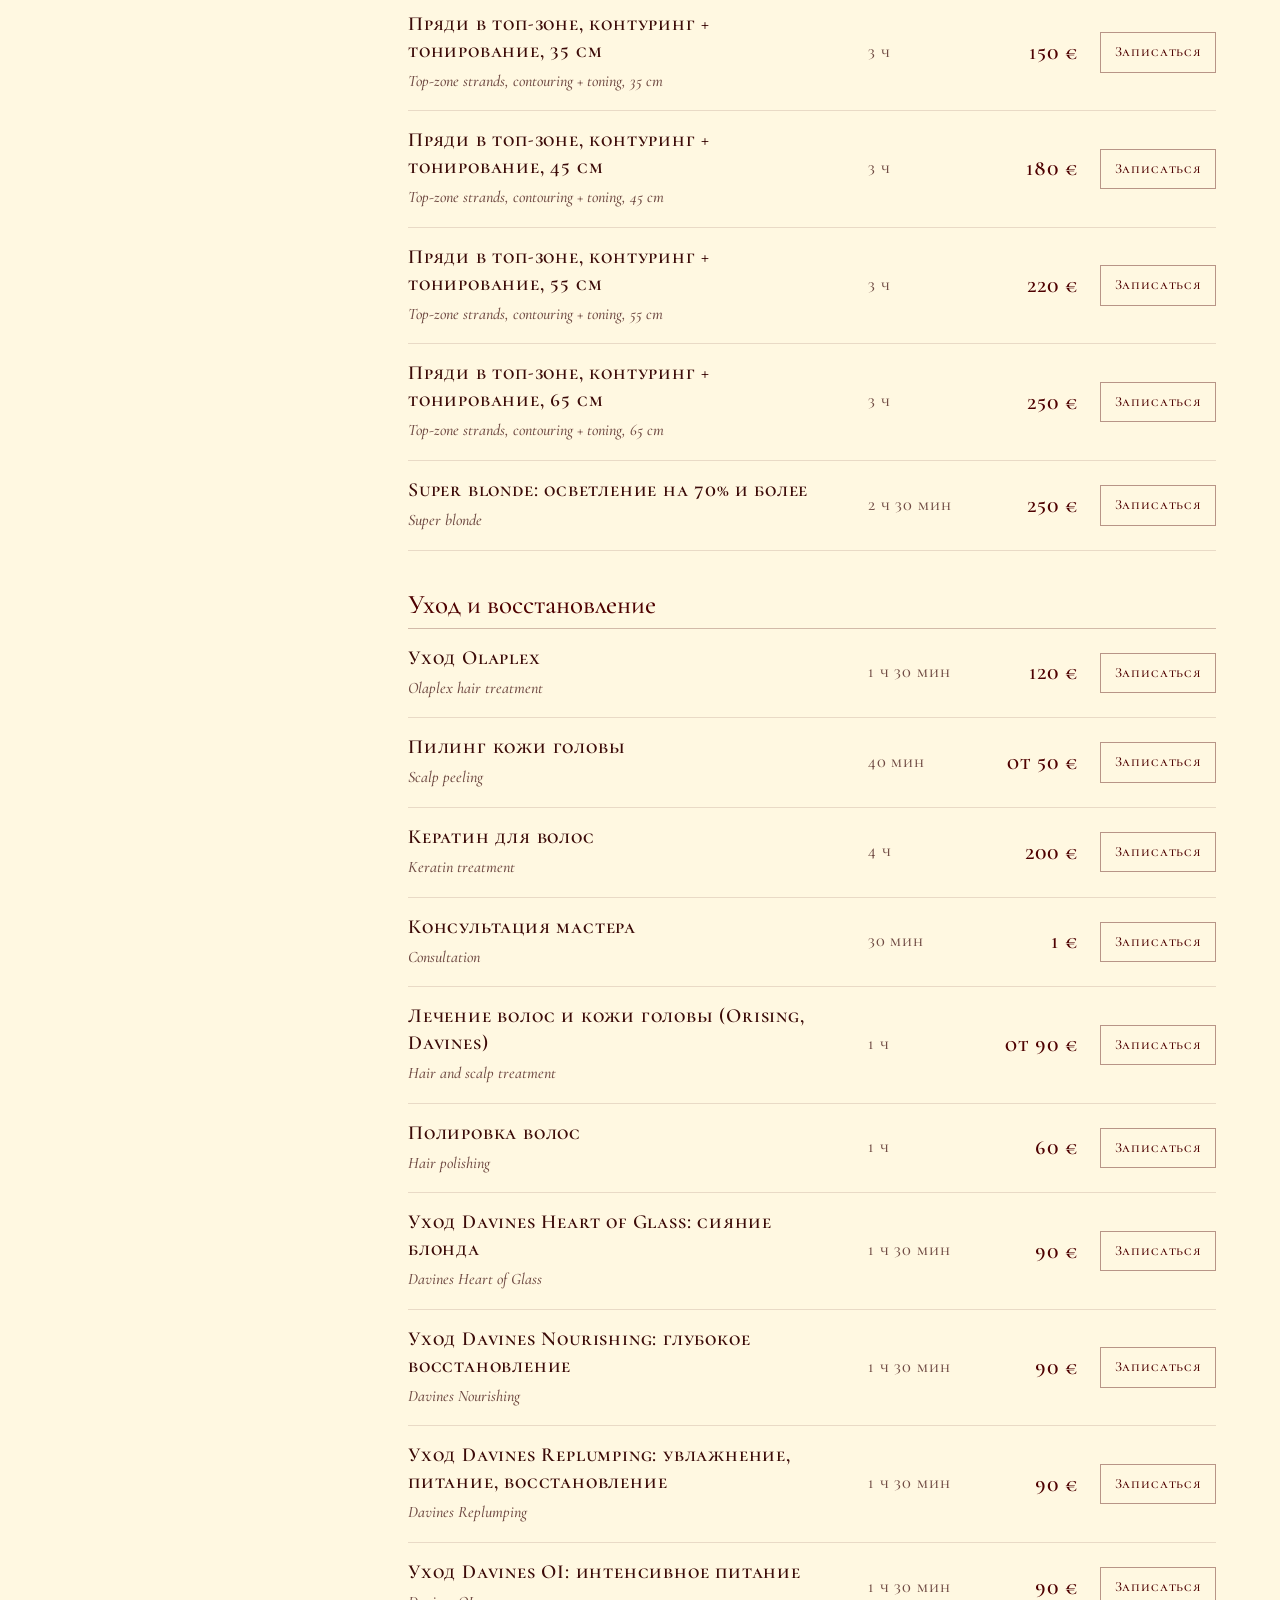
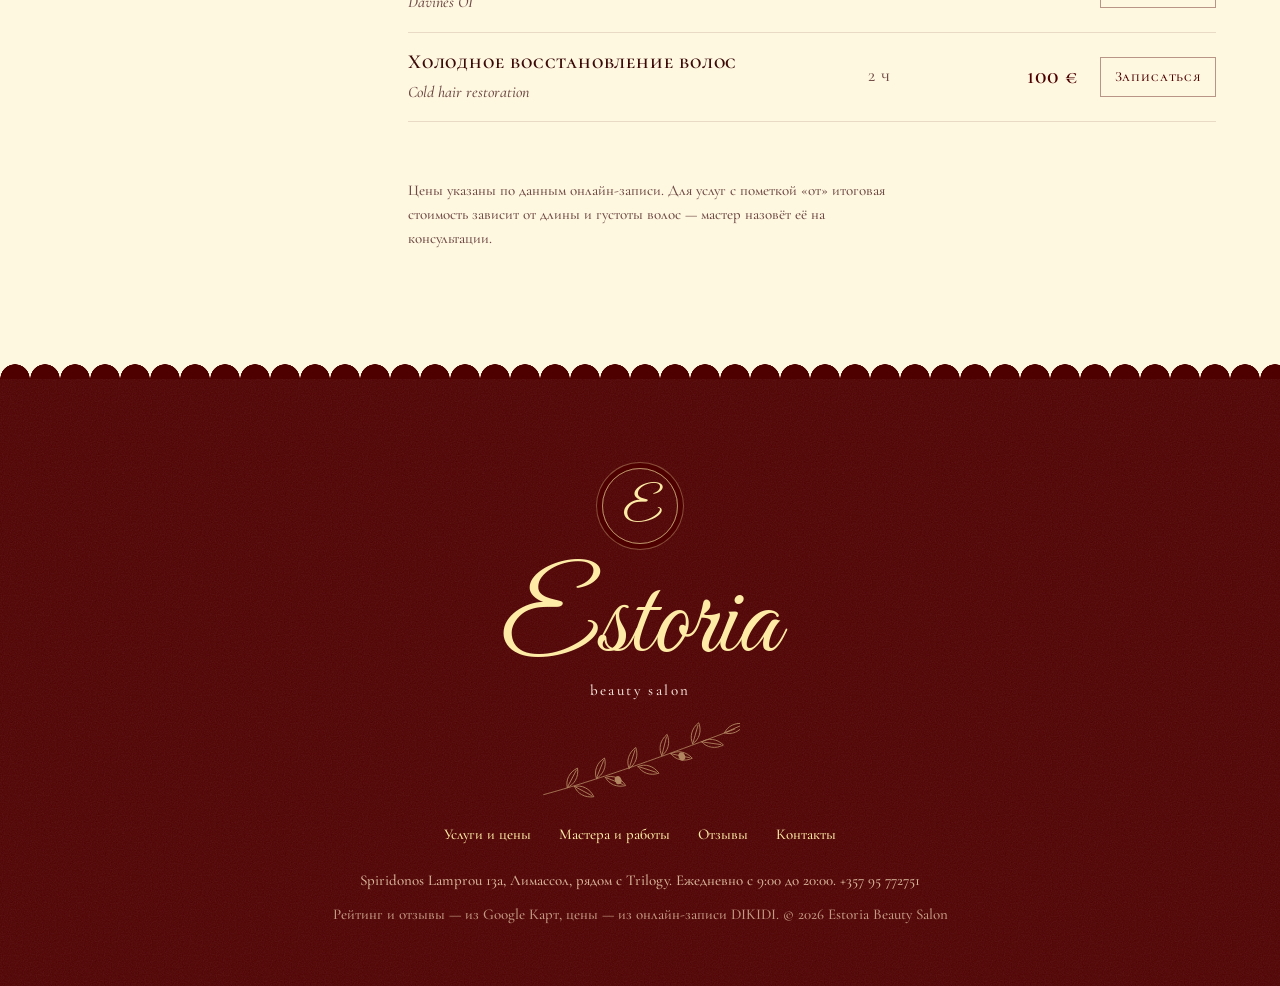
<file: site/services.html>
<!DOCTYPE html>
<html lang="ru">
<head>
  <meta charset="UTF-8">
  <meta name="viewport" content="width=device-width, initial-scale=1.0">
  <title>Услуги и цены — Estoria Beauty Salon, Лимассол</title>
  <meta name="description" content="Полный прайс Estoria Beauty Salon в Лимассоле: маникюр, педикюр, брови, ресницы, волосы, массаж и СПА с онлайн-записью.">
  <meta property="og:type" content="website">
  <meta property="og:site_name" content="Estoria Beauty Salon">
  <meta property="og:title" content="Услуги и цены — Estoria Beauty Salon, Лимассол">
  <meta property="og:description" content="Полный прайс Estoria Beauty Salon в Лимассоле: маникюр, педикюр, брови, ресницы, волосы, массаж и СПА с онлайн-записью.">
  <meta property="og:url" content="https://estoria-site.pages.dev/services">
  <meta property="og:image" content="https://estoria-site.pages.dev/img/og-logo.jpg">
  <meta property="og:image:width" content="1080">
  <meta property="og:image:height" content="1080">
  <meta property="og:image:alt" content="Логотип Estoria beauty salon">
  <meta name="twitter:card" content="summary">
  <link rel="apple-touch-icon" href="img/apple-touch-icon.png">
  <meta name="theme-color" content="#4E0001">
  <link rel="icon" href="data:image/svg+xml,%3Csvg xmlns='http://www.w3.org/2000/svg' viewBox='0 0 64 64'%3E%3Ccircle cx='32' cy='32' r='32' fill='%234E0001'/%3E%3Ctext x='32' y='44' text-anchor='middle' font-family='Georgia,serif' font-style='italic' font-size='36' fill='%23FEEBA6'%3EE%3C/text%3E%3C/svg%3E">
  <!-- ДЕМО: сайт скрыт от поисковиков. Убрать, когда сайт станет официальным (и удалить robots.txt) -->
  <meta name="robots" content="noindex, nofollow">
  <link rel="preconnect" href="https://fonts.googleapis.com">
  <link rel="preconnect" href="https://fonts.gstatic.com" crossorigin>
  <link href="https://fonts.googleapis.com/css2?family=Cormorant+Garamond:ital,wght@0,400;0,500;0,600;1,400;1,500&family=Cormorant+SC:wght@400;500;600&family=Great+Vibes&display=swap" rel="stylesheet">
  <link rel="stylesheet" href="style.css">
  
</head>
<body class="page-services">
  <svg width="0" height="0" style="position:absolute" aria-hidden="true" focusable="false">
    <defs><g id="leaf"><path d="M0 0C6-5.5 16-6 24 0C16 6 6 5.5 0 0Z"/><path d="M2 0H21"/></g></defs>
    <symbol id="olive" viewBox="0 0 220 90">
      <g fill="none" stroke="currentColor" stroke-width=".9" stroke-linecap="round">
        <path d="M4 82C48 70 104 52 214 10"/>
        <use href="#leaf" transform="translate(30 74) rotate(-62)"/><use href="#leaf" transform="translate(38 73) rotate(28)"/>
        <use href="#leaf" transform="translate(62 64) rotate(-68)"/><use href="#leaf" transform="translate(72 63) rotate(22)"/>
        <use href="#leaf" transform="translate(98 53) rotate(-72)"/><use href="#leaf" transform="translate(108 51) rotate(18)"/>
        <use href="#leaf" transform="translate(134 39) rotate(-76)"/><use href="#leaf" transform="translate(144 37) rotate(12)"/>
        <use href="#leaf" transform="translate(168 26) rotate(-74)"/><use href="#leaf" transform="translate(178 24) rotate(8)"/>
        <use href="#leaf" transform="translate(203 14) rotate(-24)"/>
      </g>
      <g fill="currentColor"><ellipse cx="86" cy="66" rx="3.6" ry="4.6" transform="rotate(-20 86 66)"/><ellipse cx="156" cy="40" rx="3.6" ry="4.6" transform="rotate(-20 156 40)"/></g>
    </symbol>
    <symbol id="branch" viewBox="0 0 240 50">
      <g fill="none" stroke="currentColor" stroke-width=".9" stroke-linecap="round">
        <path d="M4 25H222"/><use href="#leaf" transform="translate(28 25) rotate(-48)"/><use href="#leaf" transform="translate(41 25) rotate(48)"/><use href="#leaf" transform="translate(58 25) rotate(-48)"/><use href="#leaf" transform="translate(71 25) rotate(48)"/><use href="#leaf" transform="translate(88 25) rotate(-48)"/><use href="#leaf" transform="translate(101 25) rotate(48)"/><use href="#leaf" transform="translate(118 25) rotate(-48)"/><use href="#leaf" transform="translate(131 25) rotate(48)"/><use href="#leaf" transform="translate(148 25) rotate(-48)"/><use href="#leaf" transform="translate(161 25) rotate(48)"/><use href="#leaf" transform="translate(178 25) rotate(-48)"/><use href="#leaf" transform="translate(191 25) rotate(48)"/><use href="#leaf" transform="translate(208 25) rotate(-48)"/><use href="#leaf" transform="translate(221 25) rotate(48)"/><use href="#leaf" transform="translate(214 25)"/>
      </g>
      <g fill="currentColor"><ellipse cx="84" cy="31" rx="3.4" ry="4.4"/><ellipse cx="156" cy="19" rx="3.4" ry="4.4"/></g>
    </symbol>
    <symbol id="corner" viewBox="0 0 48 48"><path d="M1 48V1h47M8 48V8h40" fill="none" stroke="currentColor" stroke-width="1"/><path d="M8 1l3.5 3.5L8 8 4.5 4.5z" fill="currentColor"/></symbol>
  </svg>
  <a class="skip" href="#main">Перейти к содержанию</a>

  <header class="header" id="header">
    <a href="index.html" class="brand" aria-label="Estoria Beauty Salon, на главную">
      <span class="brand__script">Estoria</span>
      <span class="brand__sub">beauty salon</span>
    </a>
    <nav class="nav" id="nav" aria-label="Разделы сайта">
      <a href="services.html" aria-current="page">Услуги и цены</a>
      <a href="masters.html">Мастера и работы</a>
      <a href="reviews.html">Отзывы</a>
      <a href="contacts.html">Контакты</a>
      <a class="btn btn--butter nav__book" href="https://dikidi.net/1164912" target="_blank" rel="noopener">Записаться онлайн</a>
    </nav>
    <a class="btn btn--butter header__book" href="https://dikidi.net/1164912" target="_blank" rel="noopener">Записаться онлайн</a>
    <button class="burger" id="burger" aria-label="Открыть меню" aria-expanded="false" aria-controls="nav"><span></span><span></span></button>
  </header>

  <main id="main">
    <section class="page-hero velvet">
      <svg class="olive olive--page-l" aria-hidden="true"><use href="#olive"/></svg>
      <svg class="olive olive--page-r" aria-hidden="true"><use href="#olive"/></svg>
      <h1 class="page-hero__title">Услуги и цены</h1>
      <p class="page-hero__lead">82 процедур: от маникюра до СПА. Нажмите «Записаться» у нужной услуги — откроется онлайн-запись с уже выбранной процедурой.</p>
      <div class="edge" aria-hidden="true"></div>
    </section>
    <div class="pricelist">
      <aside class="pricelist__nav">
        <label class="search"><span class="visually-hidden">Поиск услуги</span>
          <input type="search" id="priceSearch" placeholder="Найти услугу, например «каре»" autocomplete="off">
        </label>
        <nav class="cats" aria-label="Категории услуг"><a href="#nails">Маникюр и педикюр</a><a href="#brows">Брови</a><a href="#lashes">Ресницы</a><a href="#hair">Волосы</a></nav>
      </aside>
      <div class="pricelist__body">
      <section class="cat" id="nails" aria-labelledby="nails-title">
        <header class="cat__head">
          <figure class="cat__photo"><img src="img/photo8.webp" alt="" width="600" height="750" loading="lazy"></figure>
          <div>
            <h2 class="h2" id="nails-title">Маникюр и педикюр</h2>
            <p class="cat__intro">Покрытие гель-лаком, френч, наращивание и комплексы в четыре руки.</p>
          </div>
        </header>
        <ul class="price-list">
          <li class="price-row" data-search="дизайн ногтей nail design">
            <div class="price-row__name"><span class="price-row__ru">Дизайн ногтей</span><span class="price-row__en">Nail design</span></div>
            <span class="price-row__time">20 мин</span>
            <span class="price-row__price">10 €</span>
            <a class="price-row__book" href="https://dikidi.net/ru/record/1164912?st_m=2&ss_s=13493306" target="_blank" rel="noopener" aria-label="Записаться: Дизайн ногтей">Записаться</a>
          </li>
          <li class="price-row" data-search="комплекс маникюр + гель-лак и педикюр + гель-лак complex manicure + gel polish and pedicure + gel polish">
            <div class="price-row__name"><span class="price-row__ru">Комплекс маникюр + гель-лак и педикюр + гель-лак</span><span class="price-row__en">Complex manicure + gel polish and pedicure + gel polish</span></div>
            <span class="price-row__time">3 ч</span>
            <span class="price-row__price">150 €</span>
            <a class="price-row__book" href="https://dikidi.net/ru/record/1164912?st_m=2&ss_s=11448134" target="_blank" rel="noopener" aria-label="Записаться: Комплекс маникюр + гель-лак и педикюр + гель-лак">Записаться</a>
          </li>
          <li class="price-row" data-search="маникюр без покрытия classic manicure">
            <div class="price-row__name"><span class="price-row__ru">Маникюр без покрытия</span><span class="price-row__en">Classic manicure</span></div>
            <span class="price-row__time">40 мин</span>
            <span class="price-row__price">50 €</span>
            <a class="price-row__book" href="https://dikidi.net/ru/record/1164912?st_m=2&ss_s=11021916" target="_blank" rel="noopener" aria-label="Записаться: Маникюр без покрытия">Записаться</a>
          </li>
          <li class="price-row" data-search="маникюр + гель-лак + снятие manicure + gel polish + removal">
            <div class="price-row__name"><span class="price-row__ru">Маникюр + гель-лак + снятие</span><span class="price-row__en">Manicure + gel polish + removal</span></div>
            <span class="price-row__time">1 ч 45 мин</span>
            <span class="price-row__price">70 €</span>
            <a class="price-row__book" href="https://dikidi.net/ru/record/1164912?st_m=2&ss_s=11022218" target="_blank" rel="noopener" aria-label="Записаться: Маникюр + гель-лак + снятие">Записаться</a>
          </li>
          <li class="price-row" data-search="маникюр + лак manicure + polish coating">
            <div class="price-row__name"><span class="price-row__ru">Маникюр + лак</span><span class="price-row__en">Manicure + polish coating</span></div>
            <span class="price-row__time">1 ч 20 мин</span>
            <span class="price-row__price">60 €</span>
            <a class="price-row__book" href="https://dikidi.net/ru/record/1164912?st_m=2&ss_s=11447954" target="_blank" rel="noopener" aria-label="Записаться: Маникюр + лак">Записаться</a>
          </li>
          <li class="price-row" data-search="мужской маникюр male manicure">
            <div class="price-row__name"><span class="price-row__ru">Мужской маникюр</span><span class="price-row__en">Male manicure</span></div>
            <span class="price-row__time">40 мин</span>
            <span class="price-row__price">50 €</span>
            <a class="price-row__book" href="https://dikidi.net/ru/record/1164912?st_m=2&ss_s=11022010" target="_blank" rel="noopener" aria-label="Записаться: Мужской маникюр">Записаться</a>
          </li>
          <li class="price-row" data-search="мужской педикюр male pedicure">
            <div class="price-row__name"><span class="price-row__ru">Мужской педикюр</span><span class="price-row__en">Male pedicure</span></div>
            <span class="price-row__time">1 ч</span>
            <span class="price-row__price">70 €</span>
            <a class="price-row__book" href="https://dikidi.net/ru/record/1164912?st_m=2&ss_s=11104862" target="_blank" rel="noopener" aria-label="Записаться: Мужской педикюр">Записаться</a>
          </li>
          <li class="price-row" data-search="наращивание 1 ногтя 1 nail extension">
            <div class="price-row__name"><span class="price-row__ru">Наращивание 1 ногтя</span><span class="price-row__en">1 nail extension</span></div>
            <span class="price-row__time">20 мин</span>
            <span class="price-row__price">от 10 €</span>
            <a class="price-row__book" href="https://dikidi.net/ru/record/1164912?st_m=2&ss_s=19303771" target="_blank" rel="noopener" aria-label="Записаться: Наращивание 1 ногтя">Записаться</a>
          </li>
          <li class="price-row" data-search="наращивание ногтей (коррекция) nail extensions (correction)">
            <div class="price-row__name"><span class="price-row__ru">Наращивание ногтей (коррекция)</span><span class="price-row__en">Nail extensions (correction)</span></div>
            <span class="price-row__time">2 ч</span>
            <span class="price-row__price">120 €</span>
            <a class="price-row__book" href="https://dikidi.net/ru/record/1164912?st_m=2&ss_s=13538638" target="_blank" rel="noopener" aria-label="Записаться: Наращивание ногтей (коррекция)">Записаться</a>
          </li>
          <li class="price-row" data-search="педикюр без покрытия women&#x27;s pedicure">
            <div class="price-row__name"><span class="price-row__ru">Педикюр без покрытия</span><span class="price-row__en">Women&#x27;s pedicure</span></div>
            <span class="price-row__time">50 мин</span>
            <span class="price-row__price">60 €</span>
            <a class="price-row__book" href="https://dikidi.net/ru/record/1164912?st_m=2&ss_s=11022670" target="_blank" rel="noopener" aria-label="Записаться: Педикюр без покрытия">Записаться</a>
          </li>
          <li class="price-row" data-search="педикюр только ногти + гель-лак pedicure only toenails + gel shellac">
            <div class="price-row__name"><span class="price-row__ru">Педикюр только ногти + гель-лак</span><span class="price-row__en">Pedicure only toenails + gel shellac</span></div>
            <span class="price-row__time">1 ч</span>
            <span class="price-row__price">70 €</span>
            <a class="price-row__book" href="https://dikidi.net/ru/record/1164912?st_m=2&ss_s=11598334" target="_blank" rel="noopener" aria-label="Записаться: Педикюр только ногти + гель-лак">Записаться</a>
          </li>
          <li class="price-row" data-search="педикюр только пальцы pedicure only toenails">
            <div class="price-row__name"><span class="price-row__ru">Педикюр только пальцы</span><span class="price-row__en">Pedicure only toenails</span></div>
            <span class="price-row__time">35 мин</span>
            <span class="price-row__price">50 €</span>
            <a class="price-row__book" href="https://dikidi.net/ru/record/1164912?st_m=2&ss_s=11616748" target="_blank" rel="noopener" aria-label="Записаться: Педикюр только пальцы">Записаться</a>
          </li>
          <li class="price-row" data-search="педикюр + лак pedicure + polish coating">
            <div class="price-row__name"><span class="price-row__ru">Педикюр + лак</span><span class="price-row__en">Pedicure + polish coating</span></div>
            <span class="price-row__time">2 ч</span>
            <span class="price-row__price">70 €</span>
            <a class="price-row__book" href="https://dikidi.net/ru/record/1164912?st_m=2&ss_s=11749608" target="_blank" rel="noopener" aria-label="Записаться: Педикюр + лак">Записаться</a>
          </li>
          <li class="price-row" data-search="педикюр + снятие + гель-лак pedicure + removal + gel shellac">
            <div class="price-row__name"><span class="price-row__ru">Педикюр + снятие + гель-лак</span><span class="price-row__en">Pedicure + removal + gel shellac</span></div>
            <span class="price-row__time">1 ч 30 мин</span>
            <span class="price-row__price">80 €</span>
            <a class="price-row__book" href="https://dikidi.net/ru/record/1164912?st_m=2&ss_s=11104896" target="_blank" rel="noopener" aria-label="Записаться: Педикюр + снятие + гель-лак">Записаться</a>
          </li>
          <li class="price-row" data-search="ремонт 1 ногтя repair 1 nail">
            <div class="price-row__name"><span class="price-row__ru">Ремонт 1 ногтя</span><span class="price-row__en">Repair 1 nail</span></div>
            <span class="price-row__time">20 мин</span>
            <span class="price-row__price">5 €</span>
            <a class="price-row__book" href="https://dikidi.net/ru/record/1164912?st_m=2&ss_s=11448018" target="_blank" rel="noopener" aria-label="Записаться: Ремонт 1 ногтя">Записаться</a>
          </li>
          <li class="price-row" data-search="снятие гель-лака removing shellac">
            <div class="price-row__name"><span class="price-row__ru">Снятие гель-лака</span><span class="price-row__en">Removing shellac</span></div>
            <span class="price-row__time">20 мин</span>
            <span class="price-row__price">15 €</span>
            <a class="price-row__book" href="https://dikidi.net/ru/record/1164912?st_m=2&ss_s=11448008" target="_blank" rel="noopener" aria-label="Записаться: Снятие гель-лака">Записаться</a>
          </li>
          <li class="price-row" data-search="удаление трещин и мозолей (сложные стопы) cracked heels and calluses">
            <div class="price-row__name"><span class="price-row__ru">Удаление трещин и мозолей (сложные стопы)</span><span class="price-row__en">Cracked heels and calluses</span></div>
            <span class="price-row__time">1 ч</span>
            <span class="price-row__price">30 €</span>
            <a class="price-row__book" href="https://dikidi.net/ru/record/1164912?st_m=2&ss_s=22625999" target="_blank" rel="noopener" aria-label="Записаться: Удаление трещин и мозолей (сложные стопы)">Записаться</a>
          </li>
          <li class="price-row" data-search="маникюр + укрепление ногтей гелем + снятие manicure with builder gel">
            <div class="price-row__name"><span class="price-row__ru">Маникюр + укрепление ногтей гелем + снятие</span><span class="price-row__en">Manicure with builder gel</span></div>
            <span class="price-row__time">2 ч</span>
            <span class="price-row__price">80 €</span>
            <a class="price-row__book" href="https://dikidi.net/ru/record/1164912?st_m=2&ss_s=13148638" target="_blank" rel="noopener" aria-label="Записаться: Маникюр + укрепление ногтей гелем + снятие">Записаться</a>
          </li>
          <li class="price-row" data-search="французский + маникюр + гель-лак french + manicure">
            <div class="price-row__name"><span class="price-row__ru">Французский + маникюр + гель-лак</span><span class="price-row__en">French + manicure</span></div>
            <span class="price-row__time">2 ч 30 мин</span>
            <span class="price-row__price">80 €</span>
            <a class="price-row__book" href="https://dikidi.net/ru/record/1164912?st_m=2&ss_s=11448030" target="_blank" rel="noopener" aria-label="Записаться: Французский + маникюр + гель-лак">Записаться</a>
          </li>
          <li class="price-row" data-search="комплекс «маникюр + педикюр» без покрытия в 4 руки ">
            <div class="price-row__name"><span class="price-row__ru">Комплекс «маникюр + педикюр» без покрытия в 4 руки</span></div>
            <span class="price-row__time">2 ч 30 мин</span>
            <span class="price-row__price">120 €</span>
            <a class="price-row__book" href="https://dikidi.net/ru/record/1164912?st_m=2&ss_s=23635063" target="_blank" rel="noopener" aria-label="Записаться: Комплекс «маникюр + педикюр» без покрытия в 4 руки">Записаться</a>
          </li>
          <li class="price-row" data-search="комплекс «маникюр + педикюр» с покрытием гель-лаком в 4 руки ">
            <div class="price-row__name"><span class="price-row__ru">Комплекс «маникюр + педикюр» с покрытием гель-лаком в 4 руки</span></div>
            <span class="price-row__time">2 ч 30 мин</span>
            <span class="price-row__price">150 €</span>
            <a class="price-row__book" href="https://dikidi.net/ru/record/1164912?st_m=2&ss_s=23635057" target="_blank" rel="noopener" aria-label="Записаться: Комплекс «маникюр + педикюр» с покрытием гель-лаком в 4 руки">Записаться</a>
          </li>
        </ul>
      </section>
      <section class="cat" id="brows" aria-labelledby="brows-title">
        <header class="cat__head">
          <figure class="cat__photo"><img src="img/brows-2.webp" alt="" width="600" height="750" loading="lazy"></figure>
          <div>
            <h2 class="h2" id="brows-title">Брови</h2>
            <p class="cat__intro">Коррекция, окрашивание и ламинирование.</p>
          </div>
        </header>
        <ul class="price-list">
          <li class="price-row" data-search="коррекция бровей brow correction">
            <div class="price-row__name"><span class="price-row__ru">Коррекция бровей</span><span class="price-row__en">Brow correction</span></div>
            <span class="price-row__time">35 мин</span>
            <span class="price-row__price">35 €</span>
            <a class="price-row__book" href="https://dikidi.net/ru/record/1164912?st_m=2&ss_s=11561974" target="_blank" rel="noopener" aria-label="Записаться: Коррекция бровей">Записаться</a>
          </li>
          <li class="price-row" data-search="ламинирование + коррекция + окрашивание бровей brow lamination + correction + tinting">
            <div class="price-row__name"><span class="price-row__ru">Ламинирование + коррекция + окрашивание бровей</span><span class="price-row__en">Brow lamination + correction + tinting</span></div>
            <span class="price-row__time">1 ч 20 мин</span>
            <span class="price-row__price">80 €</span>
            <a class="price-row__book" href="https://dikidi.net/ru/record/1164912?st_m=2&ss_s=11080052" target="_blank" rel="noopener" aria-label="Записаться: Ламинирование + коррекция + окрашивание бровей">Записаться</a>
          </li>
          <li class="price-row" data-search="окрашивание бровей краской eyebrow tinting">
            <div class="price-row__name"><span class="price-row__ru">Окрашивание бровей краской</span><span class="price-row__en">Eyebrow tinting</span></div>
            <span class="price-row__time">35 мин</span>
            <span class="price-row__price">30 €</span>
            <a class="price-row__book" href="https://dikidi.net/ru/record/1164912?st_m=2&ss_s=11079258" target="_blank" rel="noopener" aria-label="Записаться: Окрашивание бровей краской">Записаться</a>
          </li>
          <li class="price-row" data-search="прореживание бровей ">
            <div class="price-row__name"><span class="price-row__ru">Прореживание бровей</span></div>
            <span class="price-row__time">1 ч</span>
            <span class="price-row__price">35 €</span>
            <a class="price-row__book" href="https://dikidi.net/ru/record/1164912?st_m=2&ss_s=17377025" target="_blank" rel="noopener" aria-label="Записаться: Прореживание бровей">Записаться</a>
          </li>
          <li class="price-row" data-search="эпиляция лица воском (1 зона) facial waxing (1 zone)">
            <div class="price-row__name"><span class="price-row__ru">Эпиляция лица воском (1 зона)</span><span class="price-row__en">Facial waxing (1 zone)</span></div>
            <span class="price-row__time">10 мин</span>
            <span class="price-row__price">10 €</span>
            <a class="price-row__book" href="https://dikidi.net/ru/record/1164912?st_m=2&ss_s=17242584" target="_blank" rel="noopener" aria-label="Записаться: Эпиляция лица воском (1 зона)">Записаться</a>
          </li>
        </ul>
      </section>
      <section class="cat" id="lashes" aria-labelledby="lashes-title">
        <header class="cat__head">
          <figure class="cat__photo"><img src="img/photo2.webp" alt="" width="600" height="750" loading="lazy"></figure>
          <div>
            <h2 class="h2" id="lashes-title">Ресницы</h2>
            <p class="cat__intro">Ламинирование, окрашивание и наращивание от классики до 4D.</p>
          </div>
        </header>
        <ul class="price-list">
          <li class="price-row" data-search="классическое наращивание ресниц classic eyelash extensions">
            <div class="price-row__name"><span class="price-row__ru">Классическое наращивание ресниц</span><span class="price-row__en">Classic Eyelash Extensions</span></div>
            <span class="price-row__time">1 ч 30 мин</span>
            <span class="price-row__price">от 70 €</span>
            <a class="price-row__book" href="https://dikidi.net/ru/record/1164912?st_m=2&ss_s=22981735" target="_blank" rel="noopener" aria-label="Записаться: Классическое наращивание ресниц">Записаться</a>
          </li>
          <li class="price-row" data-search="креативные эффекты (медуза, аниме, стрелка) creative styles (medusa, anime, eyeliner effect)">
            <div class="price-row__name"><span class="price-row__ru">Креативные эффекты (медуза, аниме, стрелка)</span><span class="price-row__en">Creative Styles (Medusa, Anime, Eyeliner Effect)</span></div>
            <span class="price-row__time">15 мин</span>
            <span class="price-row__price">от 20 €</span>
            <a class="price-row__book" href="https://dikidi.net/ru/record/1164912?st_m=2&ss_s=22981754" target="_blank" rel="noopener" aria-label="Записаться: Креативные эффекты (медуза, аниме, стрелка)">Записаться</a>
          </li>
          <li class="price-row" data-search="ламинирование + окрашивание ресниц lamination + colour eyelashes">
            <div class="price-row__name"><span class="price-row__ru">Ламинирование + окрашивание ресниц</span><span class="price-row__en">Lamination + colour eyelashes</span></div>
            <span class="price-row__time">1 ч 10 мин</span>
            <span class="price-row__price">85 €</span>
            <a class="price-row__book" href="https://dikidi.net/ru/record/1164912?st_m=2&ss_s=11078874" target="_blank" rel="noopener" aria-label="Записаться: Ламинирование + окрашивание ресниц">Записаться</a>
          </li>
          <li class="price-row" data-search="объёмное наращивание 1,5–2d 1.5–2d volume eyelash extensions">
            <div class="price-row__name"><span class="price-row__ru">Объёмное наращивание 1,5–2D</span><span class="price-row__en">1.5–2D Volume Eyelash Extensions</span></div>
            <span class="price-row__time">2 ч</span>
            <span class="price-row__price">от 80 €</span>
            <a class="price-row__book" href="https://dikidi.net/ru/record/1164912?st_m=2&ss_s=22981748" target="_blank" rel="noopener" aria-label="Записаться: Объёмное наращивание 1,5–2D">Записаться</a>
          </li>
          <li class="price-row" data-search="объёмное наращивание 3d 3d volume eyelash extensions">
            <div class="price-row__name"><span class="price-row__ru">Объёмное наращивание 3D</span><span class="price-row__en">3D Volume Eyelash Extensions</span></div>
            <span class="price-row__time">2 ч</span>
            <span class="price-row__price">от 90 €</span>
            <a class="price-row__book" href="https://dikidi.net/ru/record/1164912?st_m=2&ss_s=22981749" target="_blank" rel="noopener" aria-label="Записаться: Объёмное наращивание 3D">Записаться</a>
          </li>
          <li class="price-row" data-search="объёмное наращивание 4d 4d volume eyelash extensions">
            <div class="price-row__name"><span class="price-row__ru">Объёмное наращивание 4D</span><span class="price-row__en">4D Volume Eyelash Extensions</span></div>
            <span class="price-row__time">2 ч 30 мин</span>
            <span class="price-row__price">от 100 €</span>
            <a class="price-row__book" href="https://dikidi.net/ru/record/1164912?st_m=2&ss_s=22981750" target="_blank" rel="noopener" aria-label="Записаться: Объёмное наращивание 4D">Записаться</a>
          </li>
          <li class="price-row" data-search="окрашивание ресниц eyelash colouring">
            <div class="price-row__name"><span class="price-row__ru">Окрашивание ресниц</span><span class="price-row__en">Eyelash colouring</span></div>
            <span class="price-row__time">30 мин</span>
            <span class="price-row__price">20 €</span>
            <a class="price-row__book" href="https://dikidi.net/ru/record/1164912?st_m=2&ss_s=11080096" target="_blank" rel="noopener" aria-label="Записаться: Окрашивание ресниц">Записаться</a>
          </li>
          <li class="price-row" data-search="снятие ресниц без последующего наращивания eyelash removal without subsequent extensions">
            <div class="price-row__name"><span class="price-row__ru">Снятие ресниц без последующего наращивания</span><span class="price-row__en">Eyelash Removal without Subsequent Extensions</span></div>
            <span class="price-row__time">30 мин</span>
            <span class="price-row__price">от 20 €</span>
            <a class="price-row__book" href="https://dikidi.net/ru/record/1164912?st_m=2&ss_s=22981752" target="_blank" rel="noopener" aria-label="Записаться: Снятие ресниц без последующего наращивания">Записаться</a>
          </li>
          <li class="price-row" data-search="снятие чужой работы с последующим наращиванием removal from another technician with subsequent extensions">
            <div class="price-row__name"><span class="price-row__ru">Снятие чужой работы с последующим наращиванием</span><span class="price-row__en">Removal from Another Technician with Subsequent Extensions</span></div>
            <span class="price-row__time">10 мин</span>
            <span class="price-row__price">от 10 €</span>
            <a class="price-row__book" href="https://dikidi.net/ru/record/1164912?st_m=2&ss_s=22981751" target="_blank" rel="noopener" aria-label="Записаться: Снятие чужой работы с последующим наращиванием">Записаться</a>
          </li>
          <li class="price-row" data-search="эффект лучей или мокрый эффект kim k style or wet effect">
            <div class="price-row__name"><span class="price-row__ru">Эффект лучей или мокрый эффект</span><span class="price-row__en">Kim K Style or Wet Effect</span></div>
            <span class="price-row__time">10 мин</span>
            <span class="price-row__price">от 10 €</span>
            <a class="price-row__book" href="https://dikidi.net/ru/record/1164912?st_m=2&ss_s=22981753" target="_blank" rel="noopener" aria-label="Записаться: Эффект лучей или мокрый эффект">Записаться</a>
          </li>
        </ul>
      </section>
      <section class="cat" id="hair" aria-labelledby="hair-title">
        <header class="cat__head">
          <figure class="cat__photo"><img src="img/hair-1.webp" alt="" width="600" height="750" loading="lazy"></figure>
          <div>
            <h2 class="h2" id="hair-title">Волосы</h2>
            <p class="cat__intro">Стрижки, сложное окрашивание, блонд и уход Davines и Olaplex.</p>
          </div>
        </header>
        <h3 class="price-group">Стрижки</h3>
        <ul class="price-list">
          <li class="price-row" data-search="стрижка чёлки bangs haircut">
            <div class="price-row__name"><span class="price-row__ru">Стрижка чёлки</span><span class="price-row__en">Bangs haircut</span></div>
            <span class="price-row__time">30 мин</span>
            <span class="price-row__price">от 40 €</span>
            <a class="price-row__book" href="https://dikidi.net/ru/record/1164912?st_m=2&ss_s=11022886" target="_blank" rel="noopener" aria-label="Записаться: Стрижка чёлки">Записаться</a>
          </li>
          <li class="price-row" data-search="стрижка каре bob haircut">
            <div class="price-row__name"><span class="price-row__ru">Стрижка каре</span><span class="price-row__en">Bob haircut</span></div>
            <span class="price-row__time">1 ч</span>
            <span class="price-row__price">90 €</span>
            <a class="price-row__book" href="https://dikidi.net/ru/record/1164912?st_m=2&ss_s=11023766" target="_blank" rel="noopener" aria-label="Записаться: Стрижка каре">Записаться</a>
          </li>
          <li class="price-row" data-search="стрижка каскад cascade haircut">
            <div class="price-row__name"><span class="price-row__ru">Стрижка каскад</span><span class="price-row__en">Cascade haircut</span></div>
            <span class="price-row__time">1 ч</span>
            <span class="price-row__price">от 85 €</span>
            <a class="price-row__book" href="https://dikidi.net/ru/record/1164912?st_m=2&ss_s=11023892" target="_blank" rel="noopener" aria-label="Записаться: Стрижка каскад">Записаться</a>
          </li>
          <li class="price-row" data-search="стрижка кончиков ножницами ends trim with scissors">
            <div class="price-row__name"><span class="price-row__ru">Стрижка кончиков ножницами</span><span class="price-row__en">Ends trim with scissors</span></div>
            <span class="price-row__time">50 мин</span>
            <span class="price-row__price">от 50 €</span>
            <a class="price-row__book" href="https://dikidi.net/ru/record/1164912?st_m=2&ss_s=11024034" target="_blank" rel="noopener" aria-label="Записаться: Стрижка кончиков ножницами">Записаться</a>
          </li>
          <li class="price-row" data-search="женская короткая стрижка пикси pixie haircut">
            <div class="price-row__name"><span class="price-row__ru">Женская короткая стрижка пикси</span><span class="price-row__en">Pixie haircut</span></div>
            <span class="price-row__time">1 ч</span>
            <span class="price-row__price">от 90 €</span>
            <a class="price-row__book" href="https://dikidi.net/ru/record/1164912?st_m=2&ss_s=11023866" target="_blank" rel="noopener" aria-label="Записаться: Женская короткая стрижка пикси">Записаться</a>
          </li>
          <li class="price-row" data-search="мужская стрижка: классическая, площадка, спортивная, детская men&#x27;s haircut">
            <div class="price-row__name"><span class="price-row__ru">Мужская стрижка: классическая, площадка, спортивная, детская</span><span class="price-row__en">Men&#x27;s haircut</span></div>
            <span class="price-row__time">1 ч</span>
            <span class="price-row__price">40 €</span>
            <a class="price-row__book" href="https://dikidi.net/ru/record/1164912?st_m=2&ss_s=11762872" target="_blank" rel="noopener" aria-label="Записаться: Мужская стрижка: классическая, площадка, спортивная, детская">Записаться</a>
          </li>
          <li class="price-row" data-search="стрижка кончиков машинкой ends trim with clippers">
            <div class="price-row__name"><span class="price-row__ru">Стрижка кончиков машинкой</span><span class="price-row__en">Ends trim with clippers</span></div>
            <span class="price-row__time">20 мин</span>
            <span class="price-row__price">40 €</span>
            <a class="price-row__book" href="https://dikidi.net/ru/record/1164912?st_m=2&ss_s=17072823" target="_blank" rel="noopener" aria-label="Записаться: Стрижка кончиков машинкой">Записаться</a>
          </li>
          <li class="price-row" data-search="филировка кончиков волос ">
            <div class="price-row__name"><span class="price-row__ru">Филировка кончиков волос</span></div>
            <span class="price-row__time">30 мин</span>
            <span class="price-row__price">30 €</span>
            <a class="price-row__book" href="https://dikidi.net/ru/record/1164912?st_m=2&ss_s=11611456" target="_blank" rel="noopener" aria-label="Записаться: Филировка кончиков волос">Записаться</a>
          </li>
        </ul>
        <h3 class="price-group">Укладки</h3>
        <ul class="price-list">
          <li class="price-row" data-search="укладка горячим инструментом hot tool styling">
            <div class="price-row__name"><span class="price-row__ru">Укладка горячим инструментом</span><span class="price-row__en">Hot tool styling</span></div>
            <span class="price-row__time">1 ч</span>
            <span class="price-row__price">60 €</span>
            <a class="price-row__book" href="https://dikidi.net/ru/record/1164912?st_m=2&ss_s=11023482" target="_blank" rel="noopener" aria-label="Записаться: Укладка горячим инструментом">Записаться</a>
          </li>
          <li class="price-row" data-search="мойка, сушка и укладка на брашинг wash and blow-dry">
            <div class="price-row__name"><span class="price-row__ru">Мойка, сушка и укладка на брашинг</span><span class="price-row__en">Wash and blow-dry</span></div>
            <span class="price-row__time">1 ч</span>
            <span class="price-row__price">50 €</span>
            <a class="price-row__book" href="https://dikidi.net/ru/record/1164912?st_m=2&ss_s=11023442" target="_blank" rel="noopener" aria-label="Записаться: Мойка, сушка и укладка на брашинг">Записаться</a>
          </li>
          <li class="price-row" data-search="вечерняя прическа/укладка evening coiffure / blow-dry">
            <div class="price-row__name"><span class="price-row__ru">Вечерняя прическа/укладка</span><span class="price-row__en">Evening coiffure / blow-dry</span></div>
            <span class="price-row__time">1 ч 30 мин</span>
            <span class="price-row__price">80 €</span>
            <a class="price-row__book" href="https://dikidi.net/ru/record/1164912?st_m=2&ss_s=13166194" target="_blank" rel="noopener" aria-label="Записаться: Вечерняя прическа/укладка">Записаться</a>
          </li>
          <li class="price-row" data-search="дневная/вечерняя укладка ">
            <div class="price-row__name"><span class="price-row__ru">Дневная/вечерняя укладка</span></div>
            <span class="price-row__time">1 ч</span>
            <span class="price-row__price">от 50 €</span>
            <a class="price-row__book" href="https://dikidi.net/ru/record/1164912?st_m=2&ss_s=22524484" target="_blank" rel="noopener" aria-label="Записаться: Дневная/вечерняя укладка">Записаться</a>
          </li>
        </ul>
        <h3 class="price-group">Окрашивание и блонд</h3>
        <ul class="price-list">
          <li class="price-row" data-search="airtouch: пряди выдуваются феном airtouch">
            <div class="price-row__name"><span class="price-row__ru">Airtouch: пряди выдуваются феном</span><span class="price-row__en">Airtouch</span></div>
            <span class="price-row__time">3 ч 30 мин</span>
            <span class="price-row__price">400 €</span>
            <a class="price-row__book" href="https://dikidi.net/ru/record/1164912?st_m=2&ss_s=11025158" target="_blank" rel="noopener" aria-label="Записаться: Airtouch: пряди выдуваются феном">Записаться</a>
          </li>
          <li class="price-row" data-search="балаяж, шатуш или мелирование + окрашивание корней + тонирование, 35 см balayage / shatush + roots + toning, 35 cm">
            <div class="price-row__name"><span class="price-row__ru">Балаяж, шатуш или мелирование + окрашивание корней + тонирование, 35 см</span><span class="price-row__en">Balayage / shatush + roots + toning, 35 cm</span></div>
            <span class="price-row__time">3 ч</span>
            <span class="price-row__price">от 250 €</span>
            <a class="price-row__book" href="https://dikidi.net/ru/record/1164912?st_m=2&ss_s=11084488" target="_blank" rel="noopener" aria-label="Записаться: Балаяж, шатуш или мелирование + окрашивание корней + тонирование, 35 см">Записаться</a>
          </li>
          <li class="price-row" data-search="балаяж, шатуш или мелирование + окрашивание корней + тонирование, 45 см balayage / shatush + roots + toning, 45 cm">
            <div class="price-row__name"><span class="price-row__ru">Балаяж, шатуш или мелирование + окрашивание корней + тонирование, 45 см</span><span class="price-row__en">Balayage / shatush + roots + toning, 45 cm</span></div>
            <span class="price-row__time">3 ч</span>
            <span class="price-row__price">от 300 €</span>
            <a class="price-row__book" href="https://dikidi.net/ru/record/1164912?st_m=2&ss_s=11084500" target="_blank" rel="noopener" aria-label="Записаться: Балаяж, шатуш или мелирование + окрашивание корней + тонирование, 45 см">Записаться</a>
          </li>
          <li class="price-row" data-search="балаяж, шатуш или мелирование + окрашивание корней + тонирование, 55 см balayage / shatush + roots + toning, 55 cm">
            <div class="price-row__name"><span class="price-row__ru">Балаяж, шатуш или мелирование + окрашивание корней + тонирование, 55 см</span><span class="price-row__en">Balayage / shatush + roots + toning, 55 cm</span></div>
            <span class="price-row__time">4 ч</span>
            <span class="price-row__price">от 350 €</span>
            <a class="price-row__book" href="https://dikidi.net/ru/record/1164912?st_m=2&ss_s=11084508" target="_blank" rel="noopener" aria-label="Записаться: Балаяж, шатуш или мелирование + окрашивание корней + тонирование, 55 см">Записаться</a>
          </li>
          <li class="price-row" data-search="балаяж, шатуш или мелирование + окрашивание корней + тонирование, 65 см balayage / shatush + roots + toning, 65 cm">
            <div class="price-row__name"><span class="price-row__ru">Балаяж, шатуш или мелирование + окрашивание корней + тонирование, 65 см</span><span class="price-row__en">Balayage / shatush + roots + toning, 65 cm</span></div>
            <span class="price-row__time">4 ч</span>
            <span class="price-row__price">от 400 €</span>
            <a class="price-row__book" href="https://dikidi.net/ru/record/1164912?st_m=2&ss_s=11084514" target="_blank" rel="noopener" aria-label="Записаться: Балаяж, шатуш или мелирование + окрашивание корней + тонирование, 65 см">Записаться</a>
          </li>
          <li class="price-row" data-search="окрашивание корней для блонда root colour for blonde">
            <div class="price-row__name"><span class="price-row__ru">Окрашивание корней для блонда</span><span class="price-row__en">Root colour for blonde</span></div>
            <span class="price-row__time">2 ч</span>
            <span class="price-row__price">от 90 €</span>
            <a class="price-row__book" href="https://dikidi.net/ru/record/1164912?st_m=2&ss_s=11023322" target="_blank" rel="noopener" aria-label="Записаться: Окрашивание корней для блонда">Записаться</a>
          </li>
          <li class="price-row" data-search="окрашивание корней root colour">
            <div class="price-row__name"><span class="price-row__ru">Окрашивание корней</span><span class="price-row__en">Root colour</span></div>
            <span class="price-row__time">1 ч 50 мин</span>
            <span class="price-row__price">80 €</span>
            <a class="price-row__book" href="https://dikidi.net/ru/record/1164912?st_m=2&ss_s=11023340" target="_blank" rel="noopener" aria-label="Записаться: Окрашивание корней">Записаться</a>
          </li>
          <li class="price-row" data-search="тонирование, 25 см hair toning, 25 cm">
            <div class="price-row__name"><span class="price-row__ru">Тонирование, 25 см</span><span class="price-row__en">Hair toning, 25 cm</span></div>
            <span class="price-row__time">2 ч</span>
            <span class="price-row__price">90 €</span>
            <a class="price-row__book" href="https://dikidi.net/ru/record/1164912?st_m=2&ss_s=11025088" target="_blank" rel="noopener" aria-label="Записаться: Тонирование, 25 см">Записаться</a>
          </li>
          <li class="price-row" data-search="тонирование, 35 см hair toning, 35 cm">
            <div class="price-row__name"><span class="price-row__ru">Тонирование, 35 см</span><span class="price-row__en">Hair toning, 35 cm</span></div>
            <span class="price-row__time">2 ч</span>
            <span class="price-row__price">100 €</span>
            <a class="price-row__book" href="https://dikidi.net/ru/record/1164912?st_m=2&ss_s=11025102" target="_blank" rel="noopener" aria-label="Записаться: Тонирование, 35 см">Записаться</a>
          </li>
          <li class="price-row" data-search="тонирование, 45 см hair toning, 45 cm">
            <div class="price-row__name"><span class="price-row__ru">Тонирование, 45 см</span><span class="price-row__en">Hair toning, 45 cm</span></div>
            <span class="price-row__time">2 ч</span>
            <span class="price-row__price">120 €</span>
            <a class="price-row__book" href="https://dikidi.net/ru/record/1164912?st_m=2&ss_s=11025114" target="_blank" rel="noopener" aria-label="Записаться: Тонирование, 45 см">Записаться</a>
          </li>
          <li class="price-row" data-search="тонирование, 55 см hair toning, 55 cm">
            <div class="price-row__name"><span class="price-row__ru">Тонирование, 55 см</span><span class="price-row__en">Hair toning, 55 cm</span></div>
            <span class="price-row__time">2 ч 30 мин</span>
            <span class="price-row__price">140 €</span>
            <a class="price-row__book" href="https://dikidi.net/ru/record/1164912?st_m=2&ss_s=11025120" target="_blank" rel="noopener" aria-label="Записаться: Тонирование, 55 см">Записаться</a>
          </li>
          <li class="price-row" data-search="тонирование, 65 см hair toning, 65 cm">
            <div class="price-row__name"><span class="price-row__ru">Тонирование, 65 см</span><span class="price-row__en">Hair toning, 65 cm</span></div>
            <span class="price-row__time">2 ч 30 мин</span>
            <span class="price-row__price">160 €</span>
            <a class="price-row__book" href="https://dikidi.net/ru/record/1164912?st_m=2&ss_s=11025124" target="_blank" rel="noopener" aria-label="Записаться: Тонирование, 65 см">Записаться</a>
          </li>
          <li class="price-row" data-search="однотонное окрашивание, 25 см monochromatic coloring, 25 cm">
            <div class="price-row__name"><span class="price-row__ru">Однотонное окрашивание, 25 см</span><span class="price-row__en">Monochromatic coloring, 25 cm</span></div>
            <span class="price-row__time">2 ч</span>
            <span class="price-row__price">от 120 €</span>
            <a class="price-row__book" href="https://dikidi.net/ru/record/1164912?st_m=2&ss_s=11024964" target="_blank" rel="noopener" aria-label="Записаться: Однотонное окрашивание, 25 см">Записаться</a>
          </li>
          <li class="price-row" data-search="однотонное окрашивание, 35 см monochromatic coloring, 35 cm">
            <div class="price-row__name"><span class="price-row__ru">Однотонное окрашивание, 35 см</span><span class="price-row__en">Monochromatic coloring, 35 cm</span></div>
            <span class="price-row__time">2 ч</span>
            <span class="price-row__price">от 140 €</span>
            <a class="price-row__book" href="https://dikidi.net/ru/record/1164912?st_m=2&ss_s=11024986" target="_blank" rel="noopener" aria-label="Записаться: Однотонное окрашивание, 35 см">Записаться</a>
          </li>
          <li class="price-row" data-search="однотонное окрашивание, 45 см monochromatic coloring, 45 cm">
            <div class="price-row__name"><span class="price-row__ru">Однотонное окрашивание, 45 см</span><span class="price-row__en">Monochromatic coloring, 45 cm</span></div>
            <span class="price-row__time">2 ч</span>
            <span class="price-row__price">160 €</span>
            <a class="price-row__book" href="https://dikidi.net/ru/record/1164912?st_m=2&ss_s=11025024" target="_blank" rel="noopener" aria-label="Записаться: Однотонное окрашивание, 45 см">Записаться</a>
          </li>
          <li class="price-row" data-search="однотонное окрашивание, 55 см monochromatic coloring, 55 cm">
            <div class="price-row__name"><span class="price-row__ru">Однотонное окрашивание, 55 см</span><span class="price-row__en">Monochromatic coloring, 55 cm</span></div>
            <span class="price-row__time">2 ч</span>
            <span class="price-row__price">180 €</span>
            <a class="price-row__book" href="https://dikidi.net/ru/record/1164912?st_m=2&ss_s=11025034" target="_blank" rel="noopener" aria-label="Записаться: Однотонное окрашивание, 55 см">Записаться</a>
          </li>
          <li class="price-row" data-search="однотонное окрашивание, 65 см monochromatic coloring, 65 cm">
            <div class="price-row__name"><span class="price-row__ru">Однотонное окрашивание, 65 см</span><span class="price-row__en">Monochromatic coloring, 65 cm</span></div>
            <span class="price-row__time">2 ч</span>
            <span class="price-row__price">200 €</span>
            <a class="price-row__book" href="https://dikidi.net/ru/record/1164912?st_m=2&ss_s=11025042" target="_blank" rel="noopener" aria-label="Записаться: Однотонное окрашивание, 65 см">Записаться</a>
          </li>
          <li class="price-row" data-search="выход из чёрного: светлее на 3–4 тона out of the black">
            <div class="price-row__name"><span class="price-row__ru">Выход из чёрного: светлее на 3–4 тона</span><span class="price-row__en">Out of the black</span></div>
            <span class="price-row__time">6 ч</span>
            <span class="price-row__price">350 €</span>
            <a class="price-row__book" href="https://dikidi.net/ru/record/1164912?st_m=2&ss_s=11028066" target="_blank" rel="noopener" aria-label="Записаться: Выход из чёрного: светлее на 3–4 тона">Записаться</a>
          </li>
          <li class="price-row" data-search="пряди в топ-зоне, контуринг + тонирование, 35 см top-zone strands, contouring + toning, 35 cm">
            <div class="price-row__name"><span class="price-row__ru">Пряди в топ-зоне, контуринг + тонирование, 35 см</span><span class="price-row__en">Top-zone strands, contouring + toning, 35 cm</span></div>
            <span class="price-row__time">3 ч</span>
            <span class="price-row__price">150 €</span>
            <a class="price-row__book" href="https://dikidi.net/ru/record/1164912?st_m=2&ss_s=11084382" target="_blank" rel="noopener" aria-label="Записаться: Пряди в топ-зоне, контуринг + тонирование, 35 см">Записаться</a>
          </li>
          <li class="price-row" data-search="пряди в топ-зоне, контуринг + тонирование, 45 см top-zone strands, contouring + toning, 45 cm">
            <div class="price-row__name"><span class="price-row__ru">Пряди в топ-зоне, контуринг + тонирование, 45 см</span><span class="price-row__en">Top-zone strands, contouring + toning, 45 cm</span></div>
            <span class="price-row__time">3 ч</span>
            <span class="price-row__price">180 €</span>
            <a class="price-row__book" href="https://dikidi.net/ru/record/1164912?st_m=2&ss_s=11084398" target="_blank" rel="noopener" aria-label="Записаться: Пряди в топ-зоне, контуринг + тонирование, 45 см">Записаться</a>
          </li>
          <li class="price-row" data-search="пряди в топ-зоне, контуринг + тонирование, 55 см top-zone strands, contouring + toning, 55 cm">
            <div class="price-row__name"><span class="price-row__ru">Пряди в топ-зоне, контуринг + тонирование, 55 см</span><span class="price-row__en">Top-zone strands, contouring + toning, 55 cm</span></div>
            <span class="price-row__time">3 ч</span>
            <span class="price-row__price">220 €</span>
            <a class="price-row__book" href="https://dikidi.net/ru/record/1164912?st_m=2&ss_s=11084402" target="_blank" rel="noopener" aria-label="Записаться: Пряди в топ-зоне, контуринг + тонирование, 55 см">Записаться</a>
          </li>
          <li class="price-row" data-search="пряди в топ-зоне, контуринг + тонирование, 65 см top-zone strands, contouring + toning, 65 cm">
            <div class="price-row__name"><span class="price-row__ru">Пряди в топ-зоне, контуринг + тонирование, 65 см</span><span class="price-row__en">Top-zone strands, contouring + toning, 65 cm</span></div>
            <span class="price-row__time">3 ч</span>
            <span class="price-row__price">250 €</span>
            <a class="price-row__book" href="https://dikidi.net/ru/record/1164912?st_m=2&ss_s=11084408" target="_blank" rel="noopener" aria-label="Записаться: Пряди в топ-зоне, контуринг + тонирование, 65 см">Записаться</a>
          </li>
          <li class="price-row" data-search="super blonde: осветление на 70% и более super blonde">
            <div class="price-row__name"><span class="price-row__ru">Super blonde: осветление на 70% и более</span><span class="price-row__en">Super blonde</span></div>
            <span class="price-row__time">2 ч 30 мин</span>
            <span class="price-row__price">250 €</span>
            <a class="price-row__book" href="https://dikidi.net/ru/record/1164912?st_m=2&ss_s=11027380" target="_blank" rel="noopener" aria-label="Записаться: Super blonde: осветление на 70% и более">Записаться</a>
          </li>
        </ul>
        <h3 class="price-group">Уход и восстановление</h3>
        <ul class="price-list">
          <li class="price-row" data-search="уход olaplex olaplex hair treatment">
            <div class="price-row__name"><span class="price-row__ru">Уход Olaplex</span><span class="price-row__en">Olaplex hair treatment</span></div>
            <span class="price-row__time">1 ч 30 мин</span>
            <span class="price-row__price">120 €</span>
            <a class="price-row__book" href="https://dikidi.net/ru/record/1164912?st_m=2&ss_s=13742028" target="_blank" rel="noopener" aria-label="Записаться: Уход Olaplex">Записаться</a>
          </li>
          <li class="price-row" data-search="пилинг кожи головы scalp peeling">
            <div class="price-row__name"><span class="price-row__ru">Пилинг кожи головы</span><span class="price-row__en">Scalp peeling</span></div>
            <span class="price-row__time">40 мин</span>
            <span class="price-row__price">от 50 €</span>
            <a class="price-row__book" href="https://dikidi.net/ru/record/1164912?st_m=2&ss_s=11104832" target="_blank" rel="noopener" aria-label="Записаться: Пилинг кожи головы">Записаться</a>
          </li>
          <li class="price-row" data-search="кератин для волос keratin treatment">
            <div class="price-row__name"><span class="price-row__ru">Кератин для волос</span><span class="price-row__en">Keratin treatment</span></div>
            <span class="price-row__time">4 ч</span>
            <span class="price-row__price">200 €</span>
            <a class="price-row__book" href="https://dikidi.net/ru/record/1164912?st_m=2&ss_s=23568455" target="_blank" rel="noopener" aria-label="Записаться: Кератин для волос">Записаться</a>
          </li>
          <li class="price-row" data-search="консультация мастера consultation">
            <div class="price-row__name"><span class="price-row__ru">Консультация мастера</span><span class="price-row__en">Consultation</span></div>
            <span class="price-row__time">30 мин</span>
            <span class="price-row__price">1 €</span>
            <a class="price-row__book" href="https://dikidi.net/ru/record/1164912?st_m=2&ss_s=17512771" target="_blank" rel="noopener" aria-label="Записаться: Консультация мастера">Записаться</a>
          </li>
          <li class="price-row" data-search="лечение волос и кожи головы (orising, davines) hair and scalp treatment">
            <div class="price-row__name"><span class="price-row__ru">Лечение волос и кожи головы (Orising, Davines)</span><span class="price-row__en">Hair and scalp treatment</span></div>
            <span class="price-row__time">1 ч</span>
            <span class="price-row__price">от 90 €</span>
            <a class="price-row__book" href="https://dikidi.net/ru/record/1164912?st_m=2&ss_s=12771560" target="_blank" rel="noopener" aria-label="Записаться: Лечение волос и кожи головы (Orising, Davines)">Записаться</a>
          </li>
          <li class="price-row" data-search="полировка волос hair polishing">
            <div class="price-row__name"><span class="price-row__ru">Полировка волос</span><span class="price-row__en">Hair polishing</span></div>
            <span class="price-row__time">1 ч</span>
            <span class="price-row__price">60 €</span>
            <a class="price-row__book" href="https://dikidi.net/ru/record/1164912?st_m=2&ss_s=23605901" target="_blank" rel="noopener" aria-label="Записаться: Полировка волос">Записаться</a>
          </li>
          <li class="price-row" data-search="уход davines heart of glass: сияние блонда davines heart of glass">
            <div class="price-row__name"><span class="price-row__ru">Уход Davines Heart of Glass: сияние блонда</span><span class="price-row__en">Davines Heart of Glass</span></div>
            <span class="price-row__time">1 ч 30 мин</span>
            <span class="price-row__price">90 €</span>
            <a class="price-row__book" href="https://dikidi.net/ru/record/1164912?st_m=2&ss_s=20330961" target="_blank" rel="noopener" aria-label="Записаться: Уход Davines Heart of Glass: сияние блонда">Записаться</a>
          </li>
          <li class="price-row" data-search="уход davines nourishing: глубокое восстановление davines nourishing">
            <div class="price-row__name"><span class="price-row__ru">Уход Davines Nourishing: глубокое восстановление</span><span class="price-row__en">Davines Nourishing</span></div>
            <span class="price-row__time">1 ч 30 мин</span>
            <span class="price-row__price">90 €</span>
            <a class="price-row__book" href="https://dikidi.net/ru/record/1164912?st_m=2&ss_s=20331527" target="_blank" rel="noopener" aria-label="Записаться: Уход Davines Nourishing: глубокое восстановление">Записаться</a>
          </li>
          <li class="price-row" data-search="уход davines replumping: увлажнение, питание, восстановление davines replumping">
            <div class="price-row__name"><span class="price-row__ru">Уход Davines Replumping: увлажнение, питание, восстановление</span><span class="price-row__en">Davines Replumping</span></div>
            <span class="price-row__time">1 ч 30 мин</span>
            <span class="price-row__price">90 €</span>
            <a class="price-row__book" href="https://dikidi.net/ru/record/1164912?st_m=2&ss_s=20332017" target="_blank" rel="noopener" aria-label="Записаться: Уход Davines Replumping: увлажнение, питание, восстановление">Записаться</a>
          </li>
          <li class="price-row" data-search="уход davines oi: интенсивное питание davines oi">
            <div class="price-row__name"><span class="price-row__ru">Уход Davines OI: интенсивное питание</span><span class="price-row__en">Davines OI</span></div>
            <span class="price-row__time">1 ч 30 мин</span>
            <span class="price-row__price">90 €</span>
            <a class="price-row__book" href="https://dikidi.net/ru/record/1164912?st_m=2&ss_s=20331974" target="_blank" rel="noopener" aria-label="Записаться: Уход Davines OI: интенсивное питание">Записаться</a>
          </li>
          <li class="price-row" data-search="холодное восстановление волос cold hair restoration">
            <div class="price-row__name"><span class="price-row__ru">Холодное восстановление волос</span><span class="price-row__en">Cold hair restoration</span></div>
            <span class="price-row__time">2 ч</span>
            <span class="price-row__price">100 €</span>
            <a class="price-row__book" href="https://dikidi.net/ru/record/1164912?st_m=2&ss_s=23635237" target="_blank" rel="noopener" aria-label="Записаться: Холодное восстановление волос">Записаться</a>
          </li>
        </ul>
      </section>
        <p class="price-empty" id="priceEmpty" hidden>Такой услуги не нашлось. Напишите нам в <a href="https://wa.me/35795772751" target="_blank" rel="noopener">WhatsApp</a> — подскажем.</p>
        <p class="price-note">Цены указаны по данным онлайн-записи. Для услуг с пометкой «от» итоговая стоимость зависит от длины и густоты волос — мастер назовёт её на консультации.</p>
      </div>
    </div>
  </main>

  <footer class="footer velvet scallop">
    <div class="seal" aria-hidden="true"><span>E</span></div>
    <span class="footer__script">Estoria</span>
    <span class="footer__sub">beauty salon</span>
    <svg class="olive olive--footer" aria-hidden="true"><use href="#olive"/></svg>
    <nav class="footer__nav" aria-label="Разделы сайта"><a href="services.html">Услуги и цены</a> <a href="masters.html">Мастера и работы</a> <a href="reviews.html">Отзывы</a> <a href="contacts.html">Контакты</a></nav>
    <p>Spiridonos Lamprou 13a, Лимассол, рядом с Trilogy. Ежедневно с 9:00 до 20:00. <a href="tel:+35795772751">+357 95 772751</a></p>
    <p class="footer__small">Рейтинг и отзывы — из Google Карт, цены — из онлайн-записи DIKIDI. © <span id="year">2026</span> Estoria Beauty Salon</p>
  </footer>

  <nav class="dock" aria-label="Быстрая запись">
    <a class="btn btn--butter" href="https://dikidi.net/1164912" target="_blank" rel="noopener">Записаться онлайн</a>
    <a class="dock__icon" href="https://wa.me/35795772751" target="_blank" rel="noopener" aria-label="Написать в WhatsApp"><svg viewBox="0 0 24 24" aria-hidden="true"><path d="M12 2a10 10 0 0 0-8.6 15.1L2 22l5-1.3A10 10 0 1 0 12 2zm0 18.2c-1.5 0-3-.4-4.2-1.2l-.3-.2-3 .8.8-2.9-.2-.3A8.2 8.2 0 1 1 12 20.2zm4.5-6.1c-.2-.1-1.5-.7-1.7-.8-.2-.1-.4-.1-.6.1l-.8 1c-.1.2-.3.2-.5.1a6.7 6.7 0 0 1-3.3-2.9c-.3-.4.2-.4.7-1.4.1-.2 0-.3 0-.4l-.8-1.8c-.2-.5-.4-.4-.6-.4h-.5a1 1 0 0 0-.7.3 3 3 0 0 0-.9 2.2 5.2 5.2 0 0 0 1.1 2.7 11.8 11.8 0 0 0 4.5 4c1.7.7 2.3.8 3.2.6.5-.1 1.5-.6 1.7-1.2.2-.6.2-1.1.2-1.2-.1-.1-.3-.2-.5-.3z"/></svg></a>
    <a class="dock__icon" href="tel:+35795772751" aria-label="Позвонить"><svg viewBox="0 0 24 24" aria-hidden="true"><path d="M6.6 10.8a15.1 15.1 0 0 0 6.6 6.6l2.2-2.2a1 1 0 0 1 1-.25 11.4 11.4 0 0 0 3.6.57 1 1 0 0 1 1 1V20a1 1 0 0 1-1 1A17 17 0 0 1 3 4a1 1 0 0 1 1-1h3.5a1 1 0 0 1 1 1c0 1.25.2 2.45.57 3.57a1 1 0 0 1-.25 1z"/></svg></a>
  </nav>

  <script src="script.js"></script>
</body>
</html>
</file>
<file: site/style.css>
/* Estoria Beauty Salon.
   Цвета из Instagram салона: бордо логотипа и сливочный цвет круглых обложек.
   Орнаменты: оливковая ветвь (Кипр), арки, фестоны, рамки с уголками, бархатная фактура. */
:root {
  --wine: #4E0001;
  --wine-deep: #360001;
  --wine-soft: #6a1414;
  --butter: #FEEBA6;
  --butter-pale: #FFF8E1;
  --butter-mid: #F7E7BC;
  --rose: #D8B49A;
  --ink: #3b0a08;
  --ink-soft: #6f4a43;
  --script: "Great Vibes", cursive;
  --serif: "Cormorant Garamond", "Times New Roman", serif;
  --sans: "Cormorant Garamond", Georgia, serif;
  --caps: "Cormorant SC", "Cormorant Garamond", Georgia, serif;
  --pad: clamp(20px, 5vw, 80px);
  --header: 76px;
  --noise: url("data:image/svg+xml,%3Csvg xmlns='http://www.w3.org/2000/svg' width='180' height='180'%3E%3Cfilter id='n'%3E%3CfeTurbulence type='fractalNoise' baseFrequency='.85' numOctaves='3' stitchTiles='stitch'/%3E%3CfeColorMatrix values='0 0 0 0 1 0 0 0 0 .92 0 0 0 0 .75 0 0 0 .09 0'/%3E%3C/filter%3E%3Crect width='100%25' height='100%25' filter='url(%23n)'/%3E%3C/svg%3E");
}

*, *::before, *::after { box-sizing: border-box; }
html { scroll-behavior: smooth; scroll-padding-top: var(--header); }
body {
  margin: 0;
  background: var(--butter-pale);
  color: var(--ink);
  font: 400 17px/1.7 var(--sans);
  -webkit-font-smoothing: antialiased;
  overflow-x: hidden;
}
img { display: block; max-width: 100%; height: auto; }
a { color: inherit; }
ul { margin: 0; padding: 0; list-style: none; }
h1, h2, h3, p, figure, blockquote, dl, dd { margin: 0; }

:focus-visible { outline: 2px solid var(--butter); outline-offset: 4px; }
.services :focus-visible, .works :focus-visible, .visit :focus-visible { outline-color: var(--wine); }

.skip { position: absolute; left: -9999px; top: 8px; z-index: 100; background: var(--butter); color: var(--wine); padding: 10px 16px; }
.skip:focus { left: 8px; }

/* ---------- Фактура бархата на бордо ---------- */
.velvet { position: relative; isolation: isolate; }
.velvet::after { content: ""; position: absolute; inset: 0; z-index: -1; background: var(--noise); pointer-events: none; }

/* ---------- Фестоны: край как у маркизы салона ---------- */
.scallop { position: relative; }
.scallop::before {
  content: ""; position: absolute; left: 0; right: 0; top: -15px; height: 16px;
  background: radial-gradient(circle at 15px 16px, var(--wine) 14.5px, transparent 15px) 0 0 / 30px 16px repeat-x;
}

/* ---------- Рамка с уголками ---------- */
.frame { position: absolute; inset: 22px; border: 1px solid rgba(254, 235, 166, .3); pointer-events: none; z-index: 1; }
.frame::after { content: ""; position: absolute; inset: 7px; border: 1px solid rgba(254, 235, 166, .16); }
.corner { position: absolute; width: 48px; height: 48px; color: var(--butter); opacity: .75; }
.corner--tl { top: -1px; left: -1px; }
.corner--tr { top: -1px; right: -1px; transform: scaleX(-1); }
.corner--bl { bottom: -1px; left: -1px; transform: scaleY(-1); }
.corner--br { bottom: -1px; right: -1px; transform: scale(-1); }

/* ---------- Оливковая ветвь ---------- */
.olive { position: absolute; color: var(--butter); pointer-events: none; }

/* ---------- Типографика ---------- */
.h2 { font: 400 clamp(40px, 5vw, 68px)/1.08 var(--serif); color: var(--wine); }
.h2--light { color: var(--butter); }
.h3 { font: 400 clamp(32px, 3.4vw, 46px)/1.12 var(--serif); color: var(--wine); }
.stars { color: var(--butter); letter-spacing: .12em; font-size: 14px; }

.link { text-decoration: none; border-bottom: 1px solid currentColor; padding-bottom: 1px; transition: color .25s; }
.link:hover { color: var(--wine-soft); }
.link--light { color: var(--butter); }
.link--light:hover { color: #fff; }

/* ---------- Кнопки: двойная тонкая рамка ---------- */
.btn {
  display: inline-flex; align-items: center; justify-content: center;
  min-height: 52px; padding: 14px 30px;
  font: 400 15px/1.2 var(--sans); letter-spacing: .04em; text-decoration: none; text-align: center;
  border: 1px solid; outline: 1px solid; outline-offset: 3px;
  transition: background-color .3s, color .3s, outline-offset .3s;
}
.btn:hover { outline-offset: 0; }
.btn--butter { background: var(--butter); color: var(--wine); border-color: var(--butter); outline-color: rgba(254, 235, 166, .45); }
.btn--butter:hover { background: #fff3c9; }
.btn--line { color: var(--butter); border-color: rgba(254, 235, 166, .7); outline-color: rgba(254, 235, 166, .25); }
.btn--line:hover { background: rgba(254, 235, 166, .1); }
.btn--wine { background: var(--wine); color: var(--butter); border-color: var(--wine); outline-color: rgba(78, 0, 1, .35); }
.btn--wine:hover { background: var(--wine-soft); }
.btn--line-wine { color: var(--wine); border-color: var(--wine); outline-color: rgba(78, 0, 1, .25); }
.btn--line-wine:hover { background: var(--wine); color: var(--butter); }

/* ---------- Шапка ---------- */
.header {
  position: fixed; inset: 0 0 auto; z-index: 50; height: var(--header);
  display: grid; grid-template-columns: 1fr auto 1fr; align-items: center; gap: 24px;
  padding: 0 var(--pad);
  background: var(--wine); color: var(--butter);
  border-bottom: 1px solid rgba(254, 235, 166, .18);
}
.brand { grid-column: 2; grid-row: 1; display: flex; flex-direction: column; align-items: center; text-decoration: none; line-height: 1; }
.brand__script { font: 38px/0.9 var(--script); color: var(--butter); }
.brand__sub { font: 300 11px/1 var(--sans); letter-spacing: .14em; color: var(--rose); margin-top: 2px; }
.nav { grid-column: 1; grid-row: 1; display: flex; gap: clamp(16px, 2vw, 30px); font-size: 15px; }
.nav a { text-decoration: none; padding: 6px 0; border-bottom: 1px solid transparent; transition: border-color .25s; }
.nav a:hover { border-bottom-color: currentColor; }
.nav__book { display: none; }
.header__book { grid-column: 3; justify-self: end; min-height: 44px; padding: 10px 22px; font-size: 14px; }
.burger { display: none; }

/* ---------- Первый экран ---------- */
.hero { display: grid; grid-template-columns: 1fr 1fr; min-height: 100svh; padding-top: var(--header); }
.hero__panel {
  position: relative; overflow: hidden;
  display: grid; place-items: center; padding: 90px calc(var(--pad) + 30px);
  background: var(--wine); /* той самий відтінок, що й у шапки */
  color: var(--butter); text-align: center;
}
.hero__panel.velvet::after, .page-hero.velvet::after { display: none; }
.hero__frame { inset: 28px; }
.olive--hero-top { width: 230px; height: 94px; top: 52px; left: 50%; transform: translateX(-50%) rotate(180deg) scaleY(-1); opacity: .45; }
.olive--hero-bottom { width: 230px; height: 94px; bottom: 50px; left: 50%; transform: translateX(-50%) scaleY(-1) rotate(180deg) scaleX(-1); opacity: .45; }
.hero__inner { position: relative; z-index: 2; max-width: 520px; }
.hero__title { display: flex; flex-direction: column; align-items: center; font-weight: 400; }
.hero__script { font: clamp(104px, 11.5vw, 176px)/0.85 var(--script); color: var(--butter); padding: 0 .12em; text-shadow: 0 2px 30px rgba(0, 0, 0, .25); }
.hero__sub { font: 300 clamp(17px, 1.5vw, 21px)/1 var(--sans); letter-spacing: .16em; color: #f3e1d6; margin-top: 6px; }
.hero__lead { font: 400 clamp(19px, 1.6vw, 22px)/1.5 var(--serif); margin-top: 34px; color: #fdf1d0; }
.hero__hours { margin-top: 10px; color: var(--rose); font-size: 16px; }
.hero__actions { display: flex; flex-wrap: wrap; justify-content: center; gap: 18px; margin-top: 34px; }
.hero__rating { display: inline-flex; align-items: center; gap: 10px; margin-top: 28px; font-size: 14px; color: var(--rose); text-decoration: none; }
.hero__rating:hover { color: var(--butter); }
.hero__photo { position: relative; overflow: hidden; background: var(--wine-deep); }
.hero__photo img { position: absolute; inset: 0; width: 100%; height: 100%; object-fit: cover; }
.hero__photo::after { content: ""; position: absolute; inset: 28px; border: 1px solid rgba(255, 248, 225, .55); pointer-events: none; }

/* Единственная анимация при загрузке */
@media (prefers-reduced-motion: no-preference) {
  .hero__script { animation: ink 1.6s cubic-bezier(.2, .7, .2, 1) both; }
  .hero__sub, .hero__lead, .hero__hours, .hero__actions, .hero__rating, .olive--hero-top, .olive--hero-bottom { animation: rise 1s .7s cubic-bezier(.2, .7, .2, 1) both; }
  .hero__photo img { animation: settle 2.4s cubic-bezier(.2, .7, .2, 1) both; }
}
@keyframes ink { from { opacity: 0; filter: blur(8px); letter-spacing: .08em; } to { opacity: 1; filter: none; letter-spacing: 0; } }
@keyframes rise { from { opacity: 0; } to { opacity: 1; } }
@keyframes settle { from { transform: scale(1.08); } to { transform: none; } }
@media (prefers-reduced-motion: no-preference) {
  .hero__sub, .hero__lead, .hero__hours, .hero__actions, .hero__rating { animation-name: rise-y; }
}
@keyframes rise-y { from { opacity: 0; transform: translateY(14px); } to { opacity: 1; transform: none; } }

/* ---------- Заголовок раздела: слева заголовок, справа пояснение ---------- */
.head {
  display: grid; grid-template-columns: minmax(0, 1fr) minmax(0, 1fr); align-items: end; gap: 24px 64px;
  max-width: 1240px; margin: 0 auto; padding: clamp(90px, 11vw, 150px) var(--pad) clamp(50px, 6vw, 80px);
}
.head__text { color: var(--ink-soft); max-width: 46ch; padding-bottom: 8px; border-left: 1px solid rgba(78, 0, 1, .25); padding-left: 28px; }

/* ---------- Услуги: фото в арке со смещённой рамкой ---------- */
.services { padding-bottom: clamp(60px, 8vw, 110px); }
.service {
  display: grid; grid-template-columns: minmax(0, 5fr) minmax(0, 6fr); align-items: center; gap: clamp(40px, 7vw, 120px);
  max-width: 1240px; margin: 0 auto; padding: clamp(40px, 5vw, 70px) var(--pad);
}
.service--reverse { grid-template-columns: minmax(0, 6fr) minmax(0, 5fr); }
.service--reverse .window { order: 2; }
.window { position: relative; aspect-ratio: 4 / 5; }
.window::before {
  content: ""; position: absolute; inset: 0; transform: translate(18px, 18px);
  border: 1px solid rgba(78, 0, 1, .45); border-radius: 999px 999px 0 0;
}
.service--reverse .window::before { transform: translate(-18px, 18px); }
.window img, .window iframe {
  position: relative; width: 100%; height: 100%; object-fit: cover; border: 0;
  border-radius: 999px 999px 0 0;
}
.window--emblem {
  display: grid; place-items: center; overflow: hidden; border-radius: 999px 999px 0 0;
  background: radial-gradient(90% 80% at 50% 45%, #650a0b 0%, var(--wine) 60%, var(--wine-deep) 100%);
}
.window--emblem::before { display: none; }
.window--emblem .frame { inset: 18px; border-radius: 999px 999px 0 0; }
.window--emblem .frame::after { border-radius: 999px 999px 0 0; }
.window--emblem .corner--tl, .window--emblem .corner--tr { display: none; }
/* Эмблема «Massage»: всё по центральной оси, ветви зеркально сверху и снизу */
.emblem { position: relative; z-index: 2; display: flex; flex-direction: column; align-items: center; width: 74%; margin-top: 12%; text-align: center; }
.emblem__olive { width: 62%; aspect-ratio: 240 / 50; color: var(--butter); opacity: .6; }
.emblem__olive--down { transform: scaleX(-1); margin-top: 14px; }
.window__script { display: block; font: clamp(58px, 6.2vw, 96px)/1.05 var(--script); color: var(--butter); margin-top: 6px; white-space: nowrap; }
.emblem__sub { margin-top: 4px; font: 300 clamp(14px, 1.2vw, 17px)/1 var(--sans); letter-spacing: .3em; color: var(--rose); }
.service__text { max-width: 470px; }
.service--reverse .service__text { justify-self: end; }
.service__text > p { margin-top: 16px; font: 400 20px/1.5 var(--serif); color: var(--ink-soft); }
.list { margin: 26px 0 36px; }
.list li { position: relative; padding: 11px 0 11px 26px; border-bottom: 1px solid rgba(78, 0, 1, .12); }
.list li::before { content: ""; position: absolute; left: 2px; top: 50%; width: 7px; height: 7px; background: var(--wine); transform: translateY(-50%) rotate(45deg); opacity: .7; }

/* ---------- Мастера ---------- */
.masters {
  overflow: hidden; padding: clamp(90px, 10vw, 140px) var(--pad);
  background: radial-gradient(100% 120% at 50% 0%, #620a0b 0%, var(--wine) 50%, var(--wine-deep) 100%);
  text-align: center; overflow: visible;
}
.olive--masters-l, .olive--masters-r { width: 260px; height: 106px; top: 90px; opacity: .3; }
.olive--masters-l { left: max(2vw, 10px); transform: rotate(-12deg); }
.olive--masters-r { right: max(2vw, 10px); transform: scaleX(-1) rotate(-12deg); }
.masters__note { margin-top: 14px; color: var(--rose); }
.medallions { display: flex; justify-content: center; gap: clamp(24px, 3.4vw, 52px); margin-top: 60px; flex-wrap: wrap; }
.medallion {
  display: grid; place-items: center; width: clamp(122px, 11vw, 158px); aspect-ratio: 1; border-radius: 50%;
  background: radial-gradient(circle at 35% 30%, #fff6cf 0%, var(--butter) 55%, #f3d98e 100%); color: var(--wine);
  font: 400 clamp(19px, 1.7vw, 23px)/1 var(--serif);
  box-shadow: 0 0 0 6px var(--wine), 0 0 0 7px rgba(254, 235, 166, .7), 0 18px 40px rgba(0, 0, 0, .25);
}

/* ---------- Работы: аркады разной высоты ---------- */
.works { padding-bottom: clamp(110px, 12vw, 170px); }
.gallery {
  display: grid; grid-template-columns: repeat(4, minmax(0, 1fr)); align-items: start; gap: clamp(16px, 2vw, 30px);
  max-width: 1240px; margin: 0 auto; padding: 0 var(--pad);
}
.gallery__item img { width: 100%; aspect-ratio: 3 / 4.4; object-fit: cover; }
.gallery__item--arch img { border-radius: 999px 999px 0 0; }
.gallery__item--low { margin-top: clamp(40px, 6vw, 90px); }
.gallery__item figcaption { padding-top: 14px; font: 400 18px/1.3 var(--serif); color: var(--wine); }

/* ---------- Отзывы ---------- */
.reviews {
  padding: clamp(100px, 11vw, 150px) var(--pad);
  background: radial-gradient(110% 100% at 50% 30%, #5a0809 0%, var(--wine-deep) 70%);
  color: var(--butter-pale); text-align: center;
}
.reviews::before { background: radial-gradient(circle at 15px 16px, #4f0405 14.5px, transparent 15px) 0 0 / 30px 16px repeat-x; }
.reviews__card { position: relative; max-width: 900px; margin: 0 auto; padding: clamp(60px, 7vw, 96px) clamp(28px, 7vw, 100px); }
.reviews__card .frame { inset: 0; }
.reviews__title { font: 400 clamp(36px, 4vw, 54px)/1.1 var(--serif); color: var(--butter); }
.reviews__mark { display: block; height: 70px; margin-top: 20px; font: 140px/1 var(--serif); color: var(--butter); opacity: .5; }
.quotes__viewport { min-height: 12em; display: grid; align-items: center; }
.quote p { font: 400 clamp(20px, 2vw, 25px)/1.6 var(--serif); }
.quote footer { margin-top: 24px; color: var(--rose); font-size: 15px; }
.quotes__nav { display: flex; align-items: center; justify-content: center; gap: 24px; margin-top: 32px; }
.round {
  width: 48px; height: 48px; border-radius: 50%; cursor: pointer;
  background: none; color: var(--butter); border: 1px solid rgba(254, 235, 166, .5);
  font: 300 26px/1 var(--sans); transition: background-color .25s, color .25s;
}
.round:hover { background: var(--butter); color: var(--wine); }
.quotes__count { font-size: 15px; color: var(--rose); min-width: 4em; }
.reviews__score { margin-top: 40px; color: var(--rose); font-size: 15px; display: flex; flex-wrap: wrap; gap: 8px 14px; justify-content: center; align-items: center; }

/* ---------- Как нас найти ---------- */
.visit {
  display: grid; grid-template-columns: minmax(0, 6fr) minmax(0, 5fr); align-items: center; gap: clamp(40px, 7vw, 120px);
  max-width: 1240px; margin: 0 auto; padding: clamp(100px, 11vw, 150px) var(--pad) clamp(120px, 12vw, 170px);
}
.visit__list { margin: 36px 0 40px; display: grid; grid-template-columns: 1fr 1fr; gap: 26px 40px; }
.visit__list dt { font-size: 14px; color: var(--ink-soft); }
.visit__list dd { font: 400 19px/1.45 var(--serif); color: var(--wine); margin-top: 4px; }
.visit__list a { text-decoration: none; border-bottom: 1px solid rgba(78, 0, 1, .3); }
.visit__actions { display: flex; flex-wrap: wrap; gap: 18px; }
.window--map::before { transform: translate(18px, 18px); }
.window--map iframe { filter: sepia(.3) saturate(.8) contrast(.95); }

/* ---------- Подвал ---------- */
.footer {
  display: flex; flex-direction: column; align-items: center; text-align: center;
  padding: 90px var(--pad) 60px; background: var(--wine); color: var(--rose); font-size: 15px;
}
.seal {
  display: grid; place-items: center; width: 76px; height: 76px; border-radius: 50%;
  border: 1px solid rgba(254, 235, 166, .6); box-shadow: 0 0 0 5px var(--wine), 0 0 0 6px rgba(254, 235, 166, .3);
  margin-bottom: 30px;
}
.seal span { font: 46px/1 var(--script); color: var(--butter); transform: translate(2px, 4px); }
.footer__script { font: clamp(84px, 9vw, 124px)/0.9 var(--script); color: var(--butter); }
.footer__sub { letter-spacing: .16em; color: #f3e1d6; }
.olive--footer { position: static; width: 200px; height: 82px; margin: 18px 0 20px; opacity: .55; }
.footer__small { margin-top: 10px; font-size: 15px; opacity: .85; }

/* ---------- Нижняя панель (телефон) ---------- */
.dock { display: none; }

/* ---------- Планшет ---------- */
@media (max-width: 1080px) {
  .nav { display: none; }
  .burger {
    display: grid; gap: 7px; grid-column: 1; grid-row: 1; justify-self: start;
    width: 44px; height: 44px; place-content: center; background: none; border: 0; cursor: pointer;
  }
  .burger span { display: block; width: 26px; height: 1px; background: var(--butter); transition: transform .3s; }
  .header.is-open .burger span:first-child { transform: translateY(4px) rotate(45deg); }
  .header.is-open .burger span:last-child { transform: translateY(-4px) rotate(-45deg); }
  .header.is-open .nav {
    display: flex; flex-direction: column; align-items: center; gap: 22px;
    position: fixed; inset: var(--header) 0 0; padding: 56px var(--pad);
    background: var(--wine); font: 400 26px/1.2 var(--serif);
  }
  .header.is-open .nav__book { display: inline-flex; margin-top: 18px; padding: 14px 30px; font: 400 15px var(--sans); }
  .olive--masters-l, .olive--masters-r { display: none; }
}

/* ---------- Телефон ---------- */
@media (max-width: 820px) {
  :root { --header: 64px; }
  body { font-size: 16px; padding-bottom: 76px; }
  .brand__script { font-size: 32px; }
  .header__book { display: none; }
  .hero { grid-template-columns: 1fr; min-height: 0; }
  .hero__photo { order: -1; height: 36svh; min-height: 240px; }
  .hero__photo img { object-position: 50% 40%; }
  .hero__photo::after { inset: 14px; }
  .hero__panel { padding: 60px calc(var(--pad) + 14px) 116px; }
  .hero__frame { inset: 14px; }
  .olive--hero-top { display: none; }
  .olive--hero-bottom { width: 150px; height: 62px; bottom: 26px; }
  .gallery__item figcaption { font-size: 15px; }
  .hero__script { font-size: 92px; }
  .hero__lead { margin-top: 22px; font-size: 18px; }
  .hero__actions { margin-top: 26px; }
  .head { grid-template-columns: 1fr; }
  .head__text { padding-left: 18px; }
  .service, .service--reverse { grid-template-columns: 1fr; gap: 44px; }
  .service--reverse .window { order: 0; }
  .service--reverse .service__text { justify-self: start; }
  .window { width: calc(100% - 18px); }
  .service--reverse .window { margin-left: 18px; }
  .gallery { grid-template-columns: 1fr 1fr; }
  .gallery__item--low { margin-top: 48px; }
  .visit { grid-template-columns: 1fr; }
  .visit__list { grid-template-columns: 1fr; }
  .medallions { flex-wrap: nowrap; justify-content: flex-start; overflow-x: auto; padding: 10px var(--pad) 30px; margin: 40px calc(var(--pad) * -1) 0; scrollbar-width: none; }
  .medallion { flex: 0 0 auto; width: 112px; font-size: 18px; }
  .dock {
    display: flex; gap: 10px; align-items: center;
    position: fixed; inset: auto 0 0; z-index: 40; padding: 10px 14px calc(10px + env(safe-area-inset-bottom));
    background: var(--wine); border-top: 1px solid rgba(254, 235, 166, .2);
  }
  .dock .btn { flex: 1; min-height: 48px; outline: 0; }
  .dock__icon { display: grid; place-items: center; width: 48px; height: 48px; border: 1px solid rgba(254, 235, 166, .5); border-radius: 50%; }
  .dock__icon svg { width: 21px; fill: var(--butter); }
}

/* =====================================================================
   БАГАТОСТОРІНКОВИЙ САЙТ: спільне
   ===================================================================== */
.visually-hidden { position: absolute; width: 1px; height: 1px; overflow: hidden; clip: rect(0 0 0 0); white-space: nowrap; }
.nav a[aria-current="page"] { border-bottom-color: currentColor; }
a.medallion { text-decoration: none; transition: transform .3s; }
a.medallion:hover { transform: translateY(-4px); }
.list li { display: flex; justify-content: space-between; gap: 16px; }
.list li span { font: 400 18px/1.4 var(--serif); color: var(--wine); white-space: nowrap; }
.footer__nav { display: flex; flex-wrap: wrap; justify-content: center; gap: 10px 28px; margin-bottom: 22px; color: var(--butter); }
.footer__nav a, .footer a { text-decoration: none; }
.footer__nav a:hover { text-decoration: underline; }

/* Шапка внутрішньої сторінки з фестонами знизу */
.page-hero {
  position: relative; text-align: center; color: var(--butter);
  padding: calc(var(--header) + clamp(70px, 9vw, 120px)) var(--pad) clamp(80px, 9vw, 120px);
  background: var(--wine);
}
.page-hero__title { font: 400 clamp(46px, 6.4vw, 92px)/1.05 var(--serif); }
.page-hero__lead { max-width: 60ch; margin: 22px auto 0; color: #f3e1d6; font-size: 18px; }
.olive--page-l, .olive--page-r { width: 240px; height: 98px; bottom: 46px; opacity: .35; }
.olive--page-l { left: max(3vw, 12px); transform: rotate(-8deg); }
.olive--page-r { right: max(3vw, 12px); transform: scaleX(-1) rotate(-8deg); }
.edge {
  position: absolute; left: 0; right: 0; bottom: -15px; height: 16px; z-index: 2;
  background: radial-gradient(circle at 15px 0, var(--wine) 14.5px, transparent 15px) 0 0 / 30px 16px repeat-x;
}
.cats { display: flex; flex-wrap: wrap; gap: 10px; }
.cats a {
  padding: 9px 18px; border: 1px solid rgba(78, 0, 1, .3); border-radius: 999px;
  font-size: 15px; text-decoration: none; color: var(--wine); background: var(--butter-pale); transition: background-color .25s, color .25s;
}
.cats a:hover, .cats a.is-active { background: var(--wine); color: var(--butter); }
.cats--light { justify-content: center; margin-top: 34px; }
.cats--light a { background: transparent; color: var(--butter); border-color: rgba(254, 235, 166, .45); }
.cats--light a:hover { background: var(--butter); color: var(--wine); }

/* =====================================================================
   УСЛУГИ И ЦЕНЫ
   ===================================================================== */
.pricelist {
  display: grid; grid-template-columns: 280px minmax(0, 1fr); gap: clamp(32px, 5vw, 80px);
  max-width: 1280px; margin: 0 auto; padding: clamp(70px, 8vw, 110px) var(--pad) clamp(100px, 10vw, 150px);
}
.pricelist__nav { position: sticky; top: calc(var(--header) + 24px); align-self: start; display: grid; gap: 22px; }
.pricelist__nav .cats { flex-direction: column; flex-wrap: nowrap; }
.pricelist__nav .cats a { border-radius: 0; border-width: 0 0 1px; padding: 10px 0; background: none; }
.pricelist__nav .cats a:hover, .pricelist__nav .cats a.is-active { background: none; color: var(--wine); border-bottom-color: var(--wine); padding-left: 10px; }
.search input {
  width: 100%; min-height: 50px; padding: 12px 16px; font: 400 16px var(--sans); color: var(--ink);
  background: #fff; border: 1px solid rgba(78, 0, 1, .35); outline: 1px solid rgba(78, 0, 1, .12); outline-offset: 3px;
}
.search input:focus { outline: 2px solid var(--wine); outline-offset: 2px; }
.cat { scroll-margin-top: calc(var(--header) + 20px); }
.cat + .cat { margin-top: clamp(70px, 8vw, 110px); }
.cat__head { display: grid; grid-template-columns: 120px minmax(0, 1fr); align-items: end; gap: 28px; margin-bottom: 26px; }
.cat__photo { width: 120px; aspect-ratio: 4 / 5; overflow: hidden; border-radius: 999px 999px 0 0; }
.cat__photo img { width: 100%; height: 100%; object-fit: cover; }
.cat__photo--olive { display: grid; place-items: center; background: var(--wine); }
.cat__photo--olive .olive { position: static; width: 84px; height: 34px; transform: rotate(-30deg); opacity: .8; }
.cat__intro { margin-top: 10px; color: var(--ink-soft); }
.price-group { margin: 36px 0 6px; font: 400 24px/1.3 var(--serif); color: var(--wine); }
.price-list { border-top: 1px solid rgba(78, 0, 1, .25); }
.price-row {
  display: grid; grid-template-columns: minmax(0, 1fr) 96px 92px auto; align-items: center; gap: 8px 22px;
  padding: 16px 0; border-bottom: 1px solid rgba(78, 0, 1, .12);
}
.price-row__name { display: flex; flex-wrap: wrap; align-items: baseline; gap: 4px 10px; }
.price-row__ru { font: 400 18px/1.4 var(--serif); color: var(--ink); }
.price-row__en { flex-basis: 100%; font-size: 14px; color: var(--ink-soft); }
.price-row__time { font-size: 15px; color: var(--ink-soft); white-space: nowrap; }
.price-row__price { font: 400 19px/1.2 var(--serif); color: var(--wine); white-space: nowrap; text-align: right; }
.price-row__book {
  font-size: 14px; color: var(--wine); text-decoration: none; padding: 8px 14px; border: 1px solid rgba(78, 0, 1, .4);
  transition: background-color .25s, color .25s; white-space: nowrap;
}
.price-row__book:hover { background: var(--wine); color: var(--butter); }
.tag { font-size: 12px; letter-spacing: .04em; padding: 2px 8px; background: var(--butter); color: var(--wine); border: 1px solid rgba(78, 0, 1, .2); }
.price-note { margin-top: 56px; font-size: 15px; color: var(--ink-soft); max-width: 70ch; }
.price-empty { margin-top: 30px; font: 400 20px/1.5 var(--serif); }

/* =====================================================================
   МАСТЕРА И РАБОТЫ
   ===================================================================== */
.masters-page { max-width: 1240px; margin: 0 auto; padding: clamp(60px, 8vw, 110px) var(--pad) clamp(110px, 12vw, 160px); }
.dir { scroll-margin-top: calc(var(--header) + 20px); }
.dir + .dir { margin-top: clamp(90px, 10vw, 140px); padding-top: clamp(60px, 7vw, 90px); border-top: 1px solid rgba(78, 0, 1, .18); }
.dir__head { display: flex; flex-wrap: wrap; justify-content: space-between; align-items: end; gap: 16px 40px; margin-bottom: 40px; }
.works-grid { display: grid; grid-template-columns: repeat(4, minmax(0, 1fr)); gap: clamp(14px, 2vw, 26px); align-items: start; margin-bottom: 56px; }
.works-grid--3 { grid-template-columns: repeat(3, minmax(0, 1fr)); }
.works-grid--1 { grid-template-columns: minmax(0, 360px); }
.work img { width: 100%; aspect-ratio: 3 / 4; object-fit: cover; }
.work--arch img { border-radius: 999px 999px 0 0; }
.work:nth-child(even) { margin-top: 48px; }
.work figcaption { padding-top: 12px; font: 400 17px/1.3 var(--serif); color: var(--wine); }
.masters-list { display: grid; grid-template-columns: repeat(2, minmax(0, 1fr)); gap: 28px; }
.master {
  position: relative; display: grid; grid-template-columns: auto minmax(0, 1fr); gap: 28px; align-items: start;
  padding: 34px; background: #fffdf4; border: 1px solid rgba(78, 0, 1, .18); outline: 1px solid rgba(78, 0, 1, .08); outline-offset: 6px;
}
.medallion--lg { width: 116px; font-size: 21px; box-shadow: 0 0 0 5px #fffdf4, 0 0 0 6px rgba(78, 0, 1, .35); }
.master__role { margin-top: 6px; color: var(--ink-soft); }
.master__bio { margin-top: 14px; }
.mq { margin-top: 18px; padding-left: 18px; border-left: 2px solid var(--butter-mid); }
.mq p { font: 400 17px/1.55 var(--serif); }
.mq footer { margin-top: 6px; font-size: 14px; color: var(--ink-soft); }
.master .btn { margin-top: 24px; }

/* =====================================================================
   ОТЗЫВЫ
   ===================================================================== */
.score-row { display: flex; justify-content: center; gap: clamp(28px, 6vw, 80px); margin-top: 40px; }
.score { display: grid; justify-items: center; gap: 4px; }
.score b { font: 400 clamp(54px, 6vw, 76px)/1 var(--serif); color: var(--butter); }
.score small { font-size: 14px; color: var(--rose); }
.reviews-page { max-width: 1240px; margin: 0 auto; padding: clamp(70px, 8vw, 110px) var(--pad) clamp(110px, 12vw, 160px); }
.review-grid { columns: 3 320px; column-gap: 28px; }
.review {
  break-inside: avoid; margin-bottom: 28px; padding: 30px 30px 26px;
  background: #fffdf4; border: 1px solid rgba(78, 0, 1, .16);
}
.review__stars { color: #c79a3d; letter-spacing: .12em; }
.review__text { margin-top: 12px; }
.review__text p { font: 400 17px/1.6 var(--serif); }
.review__text p + p { margin-top: 10px; }
.review footer { margin-top: 18px; display: grid; gap: 2px; font-size: 14px; color: var(--ink-soft); }
.review footer b { font-weight: 500; color: var(--ink); font-size: 15px; }
.reviews-page__actions { display: flex; flex-wrap: wrap; justify-content: center; gap: 18px; margin-top: 40px; }

/* Контакты */
.visit--page { padding-top: clamp(70px, 8vw, 110px); }

/* =====================================================================
   АДАПТИВ НОВЫХ СТРАНИЦ
   ===================================================================== */
@media (max-width: 1080px) {
  .pricelist { grid-template-columns: 1fr; }
  .pricelist__nav { position: sticky; top: var(--header); z-index: 20; margin: 0 calc(var(--pad) * -1); padding: 14px var(--pad); background: var(--butter-pale); border-bottom: 1px solid rgba(78, 0, 1, .15); gap: 12px; }
  .pricelist__nav .cats { flex-direction: row; overflow-x: auto; scrollbar-width: none; gap: 8px; }
  .pricelist__nav .cats a { border: 1px solid rgba(78, 0, 1, .3); border-radius: 999px; padding: 7px 14px; white-space: nowrap; }
  .pricelist__nav .cats a:hover, .pricelist__nav .cats a.is-active { padding-left: 14px; background: var(--wine); color: var(--butter); }
  .cat { scroll-margin-top: calc(var(--header) + 130px); }
  .masters-list { grid-template-columns: 1fr; }
  .olive--page-l, .olive--page-r { display: none; }
}
@media (max-width: 820px) {
  .page-hero__lead { font-size: 16px; }
  .cat__head { grid-template-columns: 84px minmax(0, 1fr); gap: 18px; }
  .cat__photo { width: 84px; }
  .price-row { grid-template-columns: minmax(0, 1fr) auto; gap: 6px 14px; }
  .price-row__name { grid-column: 1 / -1; }
  .price-row__time { grid-column: 1; }
  .price-row__price { grid-column: 2; grid-row: 2; }
  .price-row__book { grid-column: 1 / -1; justify-self: start; }
  .works-grid, .works-grid--3 { grid-template-columns: 1fr 1fr; }
  .master { grid-template-columns: 1fr; padding: 26px 22px; }
  .medallion--lg { width: 96px; font-size: 18px; }
  .score-row { gap: 36px; }
}
.masters-list > .master:only-child { grid-column: 1 / -1; max-width: 860px; }
.medallion--lg { font: clamp(48px, 5vw, 60px)/1 var(--script); padding-top: 6px; }
img.medallion--photo { display: block; object-fit: cover; padding: 0; }
.master__bio p + p { margin-top: 8px; }
.hero__photo img { object-position: 56% 50%; }

/* Без белого «отскока» при прокрутке за край страницы: фон окна в цвет шапки и подвала */
html { background: var(--wine); overscroll-behavior-y: none; }

/* Фото и текст интерфейса не выделяются и не перетаскиваются */
body { -webkit-user-select: none; user-select: none; -webkit-touch-callout: none; }
img, svg { -webkit-user-drag: none; user-drag: none; }
/* оставляем выделение там, где его ждут: поле поиска и контакты (адрес, телефон) */
input, textarea, .visit__list dd { -webkit-user-select: text; user-select: text; }

/* ---------- Шрифт як у сторіс салону: тонка антиква Cormorant, інтерфейс капітеллю ---------- */
/* Cormorant оптично дрібніший, тому розміри трохи більші, а вага 500 для дрібного тексту */
body { font-size: 20px; font-weight: 500; line-height: 1.6; }
.nav, .btn, .header.is-open .nav__book, .cats a, .brand__sub, .hero__sub, .emblem__sub,
.hero__hours, .hero__rating, .masters__note, .visit__list dt, .price-row__book, .tag,
.quotes__count, .mq footer, .review footer, .footer small, .dock a {
  font-family: var(--caps); font-weight: 500; letter-spacing: .06em;
}
.nav { font-size: 18px; }
.btn { font-size: 17px; font-weight: 600; }
.brand__sub { font-size: 14px; letter-spacing: .14em; }
.hero__sub { font-size: clamp(19px, 1.7vw, 24px); letter-spacing: .16em; }
.emblem__sub { font-size: clamp(16px, 1.4vw, 19px); letter-spacing: .24em; }
.hero__hours { font-size: 18px; }
.hero__rating, .visit__list dt { font-size: 16px; }
.cats a { font-size: 16px; }
/* Заголовки тонкі й контрастні, як «Price List» */
.h2, .h3, .page-hero__title, .reviews__title { font-weight: 400; letter-spacing: -.005em; }
.h2 { font-size: clamp(44px, 5.6vw, 76px); }
.h3 { font-size: clamp(34px, 3.8vw, 50px); }
.page-hero__title { font-size: clamp(52px, 7vw, 104px); }
.hero__lead { font-size: clamp(22px, 1.9vw, 27px); font-weight: 500; }
.service__text > p, .price-empty { font-size: 22px; }
.quote p { font-size: clamp(22px, 2.2vw, 28px); font-style: italic; }
.mq p, .review__text p { font-size: 19px; }
.visit__list dd, .gallery__item figcaption, .work figcaption { font-size: 21px; font-weight: 500; }
.page-hero__lead { font-size: 20px; }
.score b { font-weight: 400; }
/* Прайс як у їхніх сторіс: назва капітеллю, англійська курсивом */
.price-row__ru { font: 600 20px/1.35 var(--caps); letter-spacing: .04em; }
.price-row__en { font-style: italic; font-size: 16px; }
.price-row__time { font-family: var(--caps); font-size: 16px; letter-spacing: .06em; }
.price-row__price { font: 600 21px/1.2 var(--caps); letter-spacing: .04em; }
.price-group { font-size: 27px; font-weight: 500; }
.list li span { font-family: var(--caps); font-size: 19px; font-weight: 600; letter-spacing: .04em; }
@media (max-width: 700px) {
  .dock a, .btn { font-size: 16px; letter-spacing: .04em; white-space: nowrap; }
  .hero__rating { flex-direction: column; gap: 4px; font-size: 15px; }
  .nav { font-size: 26px; }
}
/* Медальйони майстрів: на ПК і планшеті всі в один ряд, без самотнього в другому ряду */
@media (min-width: 901px) {
  .medallions { flex-wrap: nowrap; gap: clamp(14px, 1.8vw, 34px); }
  .medallions .medallion { width: clamp(104px, 9.6vw, 150px); }
}
/* Імена в медальйонах майстрів: рукописний Great Vibes, як напис Estoria */
.medallions .medallion { font-family: var(--script); font-weight: 400; letter-spacing: 0; line-height: 1; padding-top: 4px; font-size: clamp(26px, 2.4vw, 34px); }
@media (max-width: 900px) { .medallions .medallion { font-size: 27px; } }
/* Буква в медальйоні на сторінці майстрів: велика, на всю серцевину кола */
.medallion--lg { width: clamp(120px, 10vw, 150px); font-size: clamp(58px, 4.7vw, 72px); padding: 0; line-height: 1; }
@media (max-width: 700px) { .medallion--lg { width: 96px; font-size: 52px; } }
/* Рукописна літера зміщена всередині свого «рядка»; script.js рахує її реальні межі й ставить точно в центр кола */
.medallion__glyph { display: block; }

/* =====================================================================
   ТЕЛЕФОН: щільніший ритм, кнопки на всю ширину, компактний прайс
   ===================================================================== */
@media (max-width: 820px) {
  /* ритм секцій: менше порожнечі між блоками */
  .head { padding: 76px var(--pad) 30px; gap: 18px; }
  .services { padding-bottom: 40px; }
  .service, .service--reverse { gap: 30px; padding: 34px var(--pad); }
  .masters, .reviews { padding: 80px var(--pad); }
  .works { padding-bottom: 90px; }
  .visit { padding: 80px var(--pad) 96px; gap: 40px; }
  .footer { padding: 72px var(--pad) 40px; }
  .page-hero { padding: calc(var(--header) + 56px) var(--pad) 64px; }

  /* арки з фото: вужчі й по центру, щоб фото не займало весь екран */
  .window, .service--reverse .window { width: 76%; margin: 0 auto; transform: translateX(-9px); }
  .service--reverse .window { transform: translateX(9px); }
  .window--map { width: calc(100% - 18px); aspect-ratio: 1; transform: none; margin: 0; }
  .service__text { max-width: none; }
  .service__text > p { font-size: 19px; }
  .list { margin: 20px 0 28px; }

  /* кнопки в блоках — на всю ширину, однакові */
  .hero__actions { display: grid; gap: 12px; width: 100%; max-width: 340px; margin-left: auto; margin-right: auto; }
  .hero__actions .btn, .service__text .btn, .visit__actions .btn, .master .btn { width: 100%; justify-content: center; }
  .visit__actions { display: grid; gap: 12px; }
  .visit__list { grid-template-columns: 1fr 1fr; gap: 22px 18px; margin: 28px 0 32px; }
  .visit__list div:first-child { grid-column: 1 / -1; }

  /* відгуки на головній */
  .reviews__card { padding: 52px 22px 40px; }
  .reviews__mark { height: 48px; font-size: 110px; }

  /* прайс: дві колонки — назва і ціна, під ними час і запис */
  .price-row {
    grid-template-columns: minmax(0, 1fr) auto;
    grid-template-areas: "name price" "time book";
    gap: 6px 16px; padding: 16px 0; align-items: center;
  }
  .price-row__name { grid-area: name; grid-column: auto; }
  .price-row__price { grid-area: price; grid-column: auto; grid-row: auto; align-self: start; padding-top: 2px; }
  .price-row__time { grid-area: time; grid-column: auto; }
  .price-row__book { grid-area: book; grid-column: auto; justify-self: end; padding: 6px 12px; font-size: 14px; }
  .price-row__ru { font-size: 18px; }

  /* картки майстрів: медальйон поруч з іменем, а не над ним */
  .master { grid-template-columns: 68px minmax(0, 1fr); gap: 6px 16px; padding: 22px 18px; }
  .master > .medallion--lg { width: 68px; font-size: 38px; grid-row: 1 / span 2; align-self: center; }
  .master__body { display: contents; }
  .master__body > .h3 { grid-column: 2; align-self: end; font-size: 30px; }
  .master__body > .master__role { grid-column: 2; align-self: start; margin-top: 0; }
  .master__body > :not(.h3):not(.master__role) { grid-column: 1 / -1; }
  .master__body > .master__bio, .master__body > .mq:first-of-type { margin-top: 14px; }

  /* роботи на сторінці майстрів */
  .dir + .dir { margin-top: 64px; padding-top: 48px; }
  .dir__head { margin-bottom: 28px; }
  .work:nth-child(even) { margin-top: 32px; }
  .works-grid { margin-bottom: 36px; }
}
</file>
